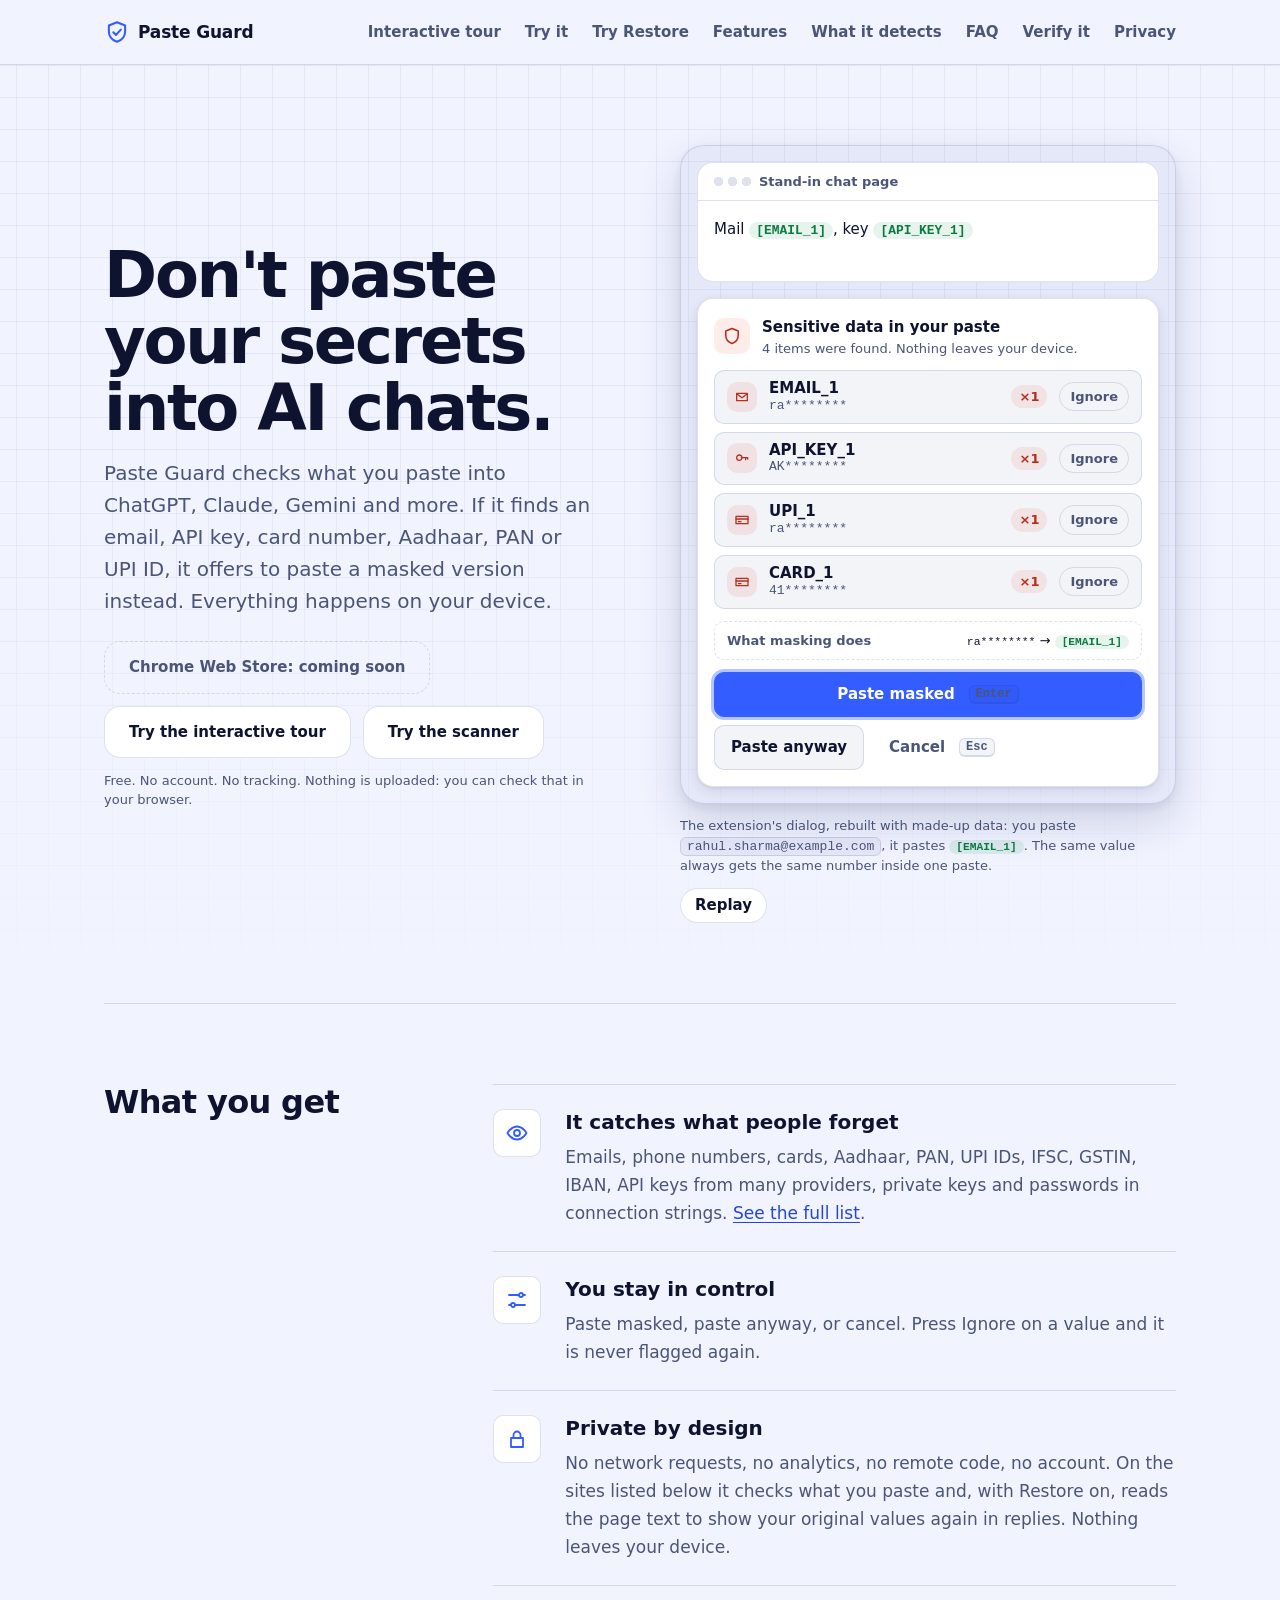
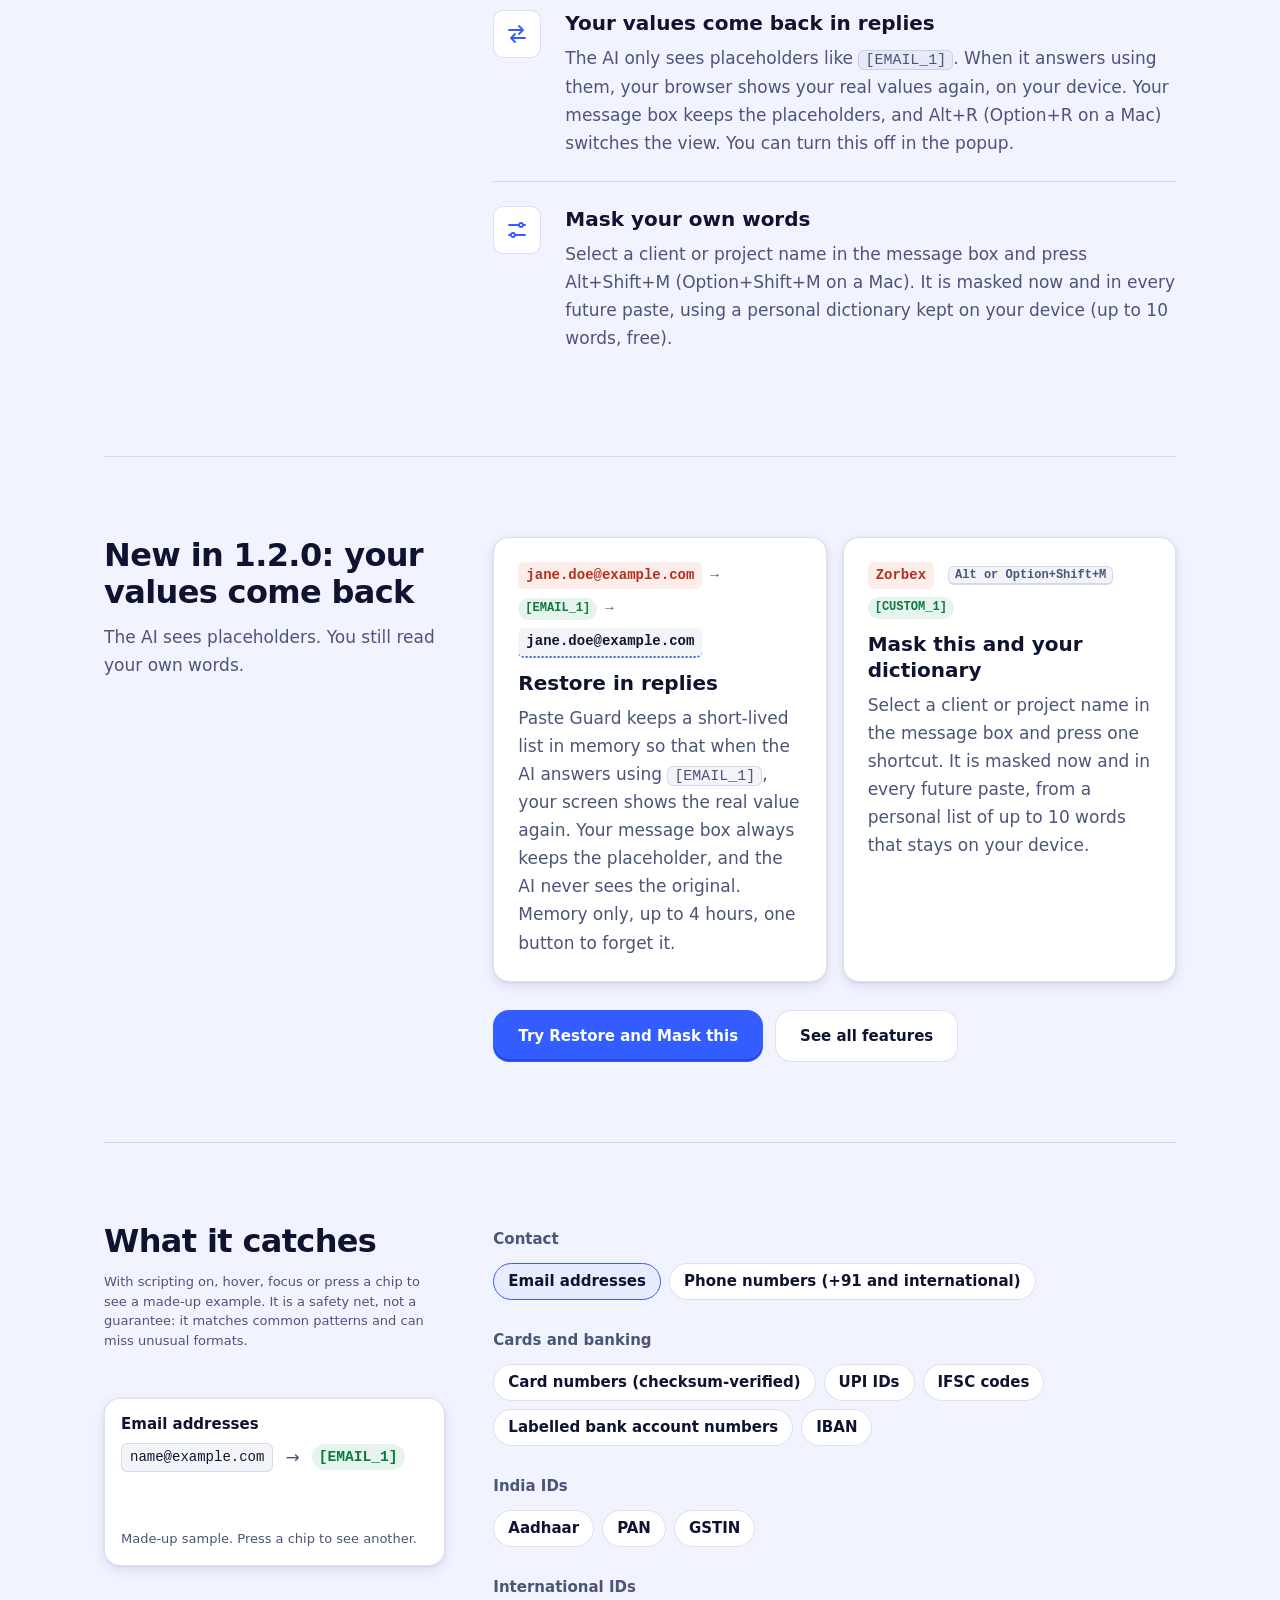
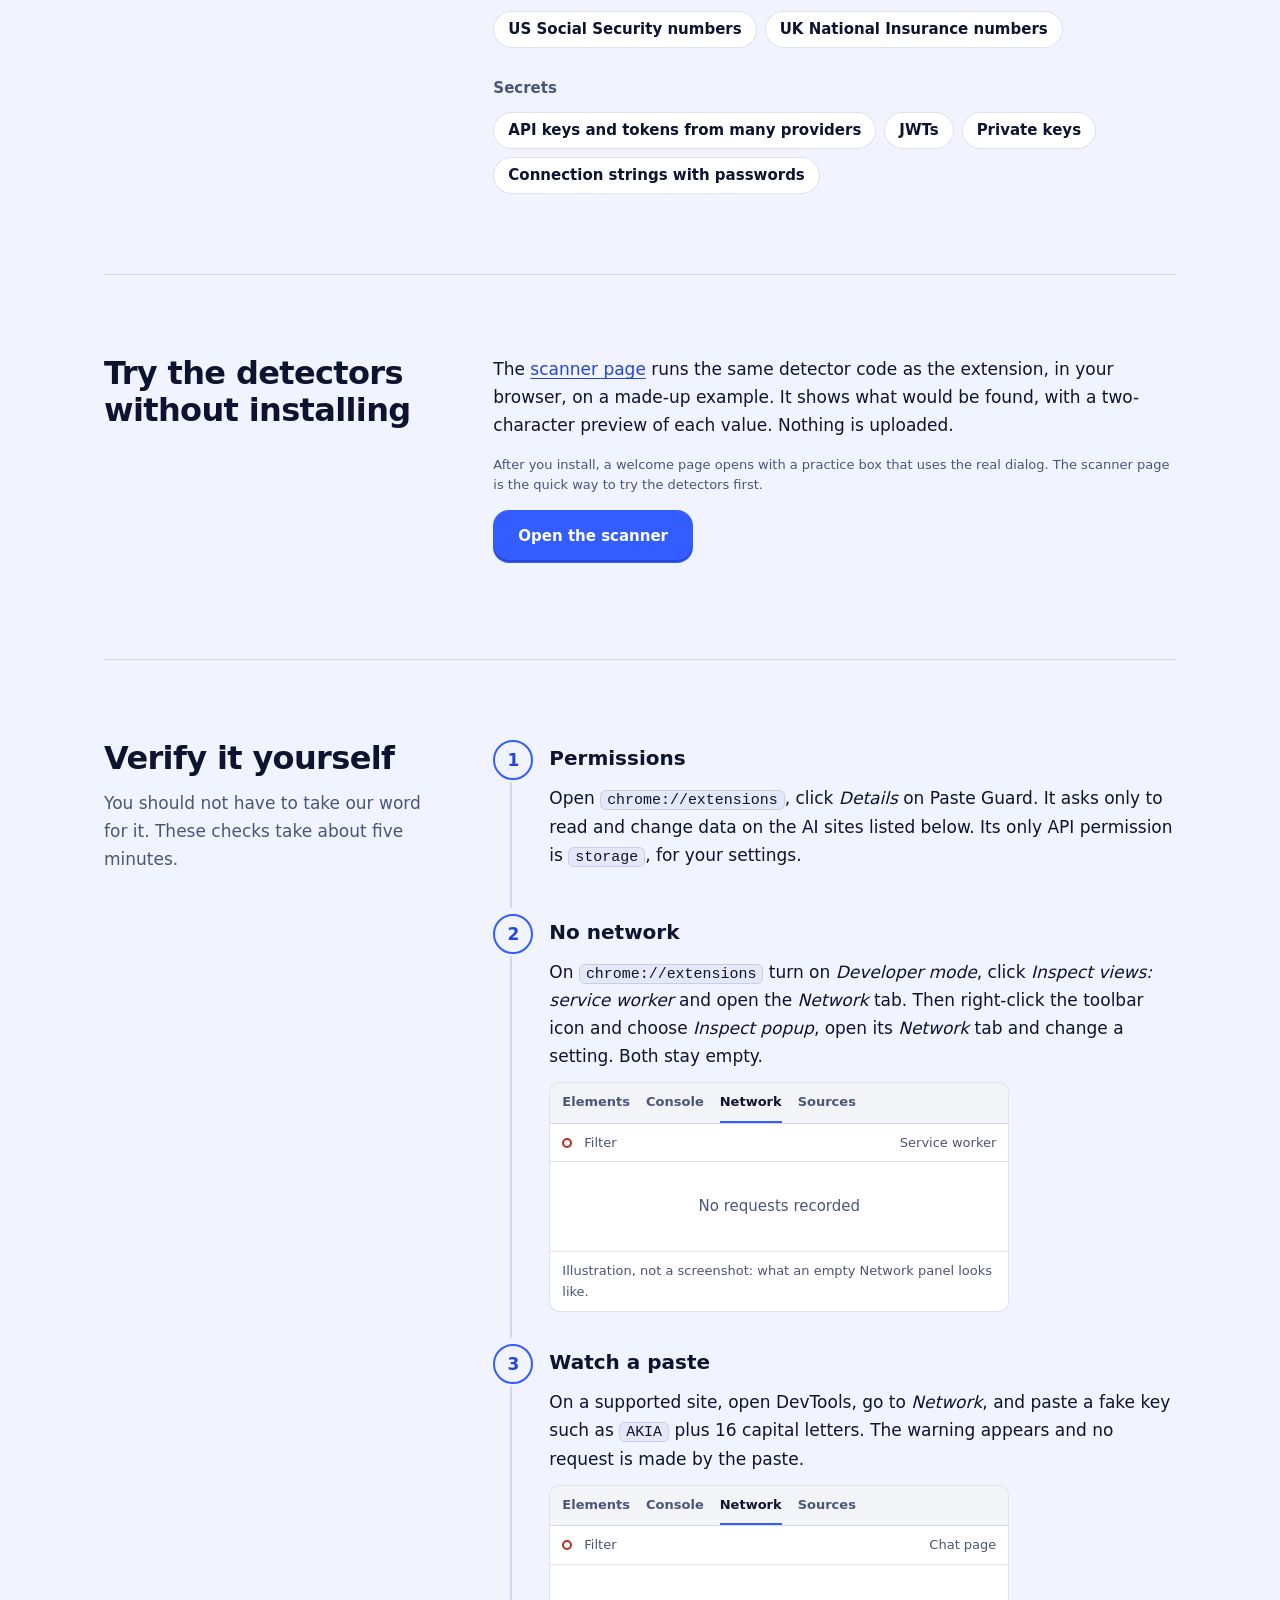
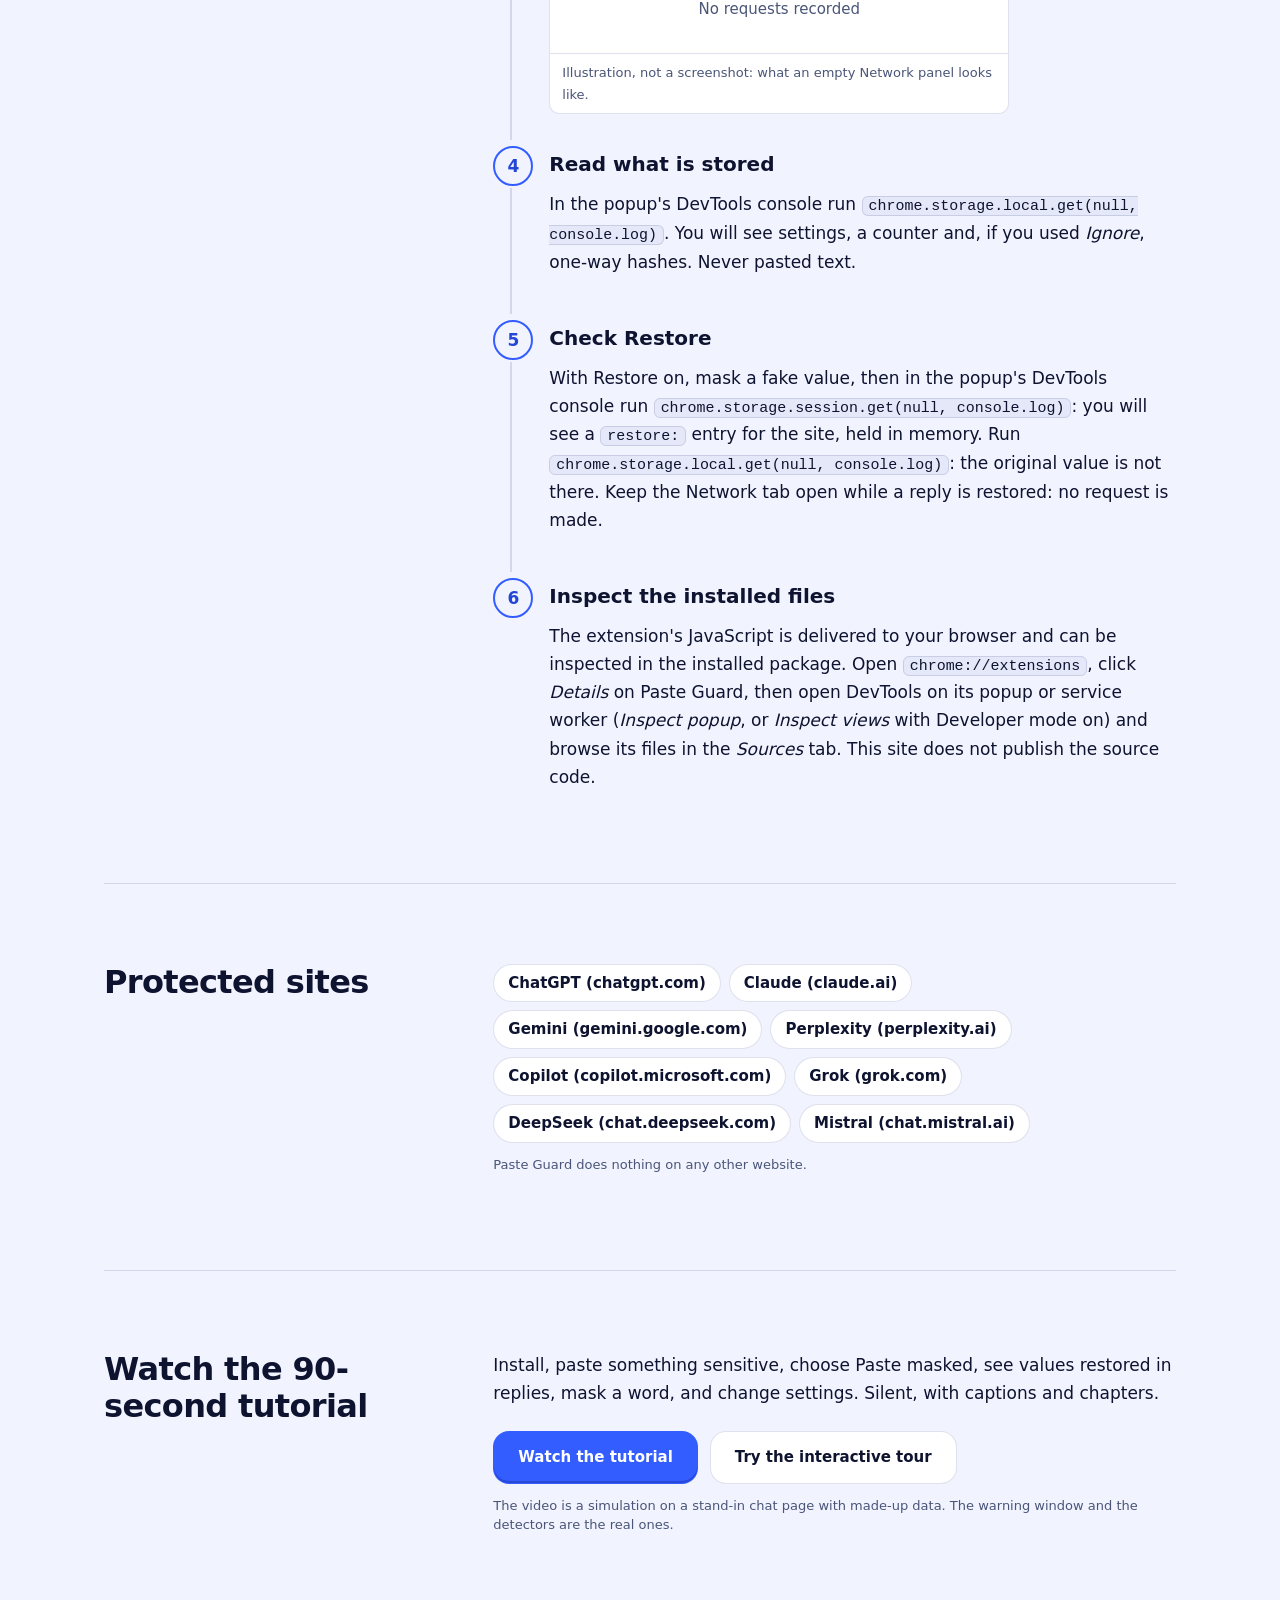
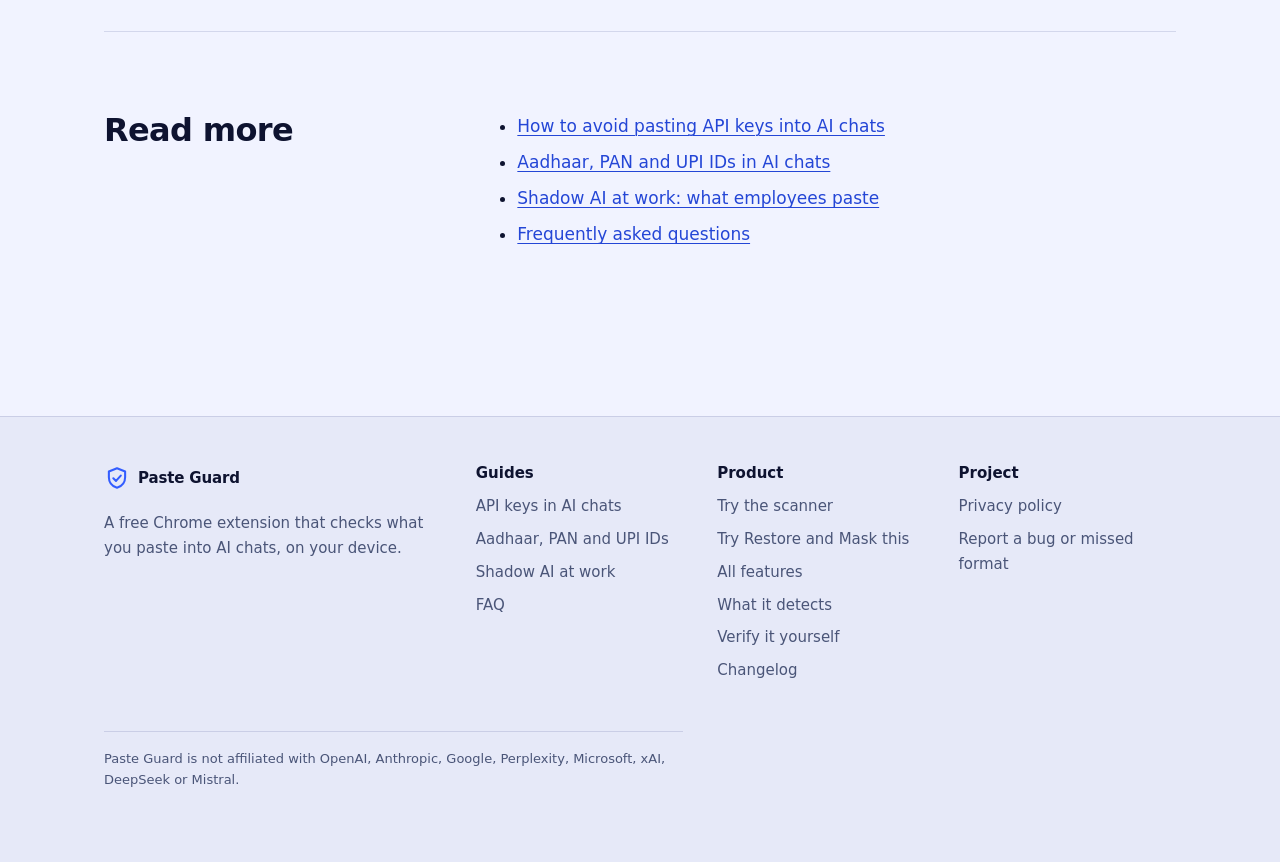
<file: index.html>
<!doctype html>
<html lang="en">
<head>
<meta charset="utf-8">
<meta name="viewport" content="width=device-width, initial-scale=1">
<title>Paste Guard: stop pasting secrets into AI chats</title>
<meta name="description" content="A Chrome extension that checks what you paste into AI chat sites, on your device, and offers to mask emails, API keys, card numbers, Aadhaar, PAN, UPI IDs and more first.">
<link rel="canonical" href="https://RakshitKhajuria.github.io/paste-guard/">
<meta property="og:type" content="website">
<meta property="og:site_name" content="Paste Guard">
<meta property="og:title" content="Paste Guard: stop pasting secrets into AI chats">
<meta property="og:description" content="A Chrome extension that checks what you paste into AI chat sites, on your device, and offers to mask emails, API keys, card numbers, Aadhaar, PAN, UPI IDs and more first.">
<meta property="og:url" content="https://RakshitKhajuria.github.io/paste-guard/">
<meta property="og:image" content="https://RakshitKhajuria.github.io/paste-guard/social-preview.png">
<meta property="og:image:alt" content="Paste Guard: an email and an API key in a paste are replaced with numbered placeholders before they reach an AI chat.">
<meta name="twitter:card" content="summary_large_image">
<meta name="twitter:title" content="Paste Guard: stop pasting secrets into AI chats">
<meta name="twitter:description" content="A Chrome extension that checks what you paste into AI chat sites, on your device, and offers to mask emails, API keys, card numbers, Aadhaar, PAN, UPI IDs and more first.">
<meta name="twitter:image" content="https://RakshitKhajuria.github.io/paste-guard/social-preview.png">
<meta name="theme-color" content="#f1f3ff" media="(prefers-color-scheme: light)">
<meta name="theme-color" content="#0a0d1c" media="(prefers-color-scheme: dark)">
<link rel="icon" type="image/png" href="favicon.png">
<link rel="apple-touch-icon" href="apple-touch-icon.png">
<link rel="stylesheet" href="style.css">

<script defer src="site.js"></script>
</head>
<body>
<a class="skip" href="#main">Skip to content</a>
<header class="site-head">
  <div class="wrap">
    <nav aria-label="Main">
      <a class="brand" href="index.html"><svg class="logo" viewBox="0 0 24 24" fill="none" stroke="currentColor" stroke-width="1.9" stroke-linecap="round" stroke-linejoin="round" aria-hidden="true"><path d="M12 3l7.5 3v5.2c0 4.6-3.1 8.3-7.5 9.8-4.4-1.5-7.5-5.2-7.5-9.8V6L12 3z"/><path d="M8.6 12.2l2.5 2.5 4.4-4.9"/></svg><span>Paste Guard</span></a>
      <ul class="links"><li><a href="tour.html">Interactive tour</a></li><li><a href="try.html">Try it</a></li><li><a href="try-restore.html">Try Restore</a></li><li><a href="features.html">Features</a></li><li><a href="what-it-detects.html">What it detects</a></li><li><a href="faq.html">FAQ</a></li><li><a href="index.html#verify">Verify it</a></li><li><a href="privacy.html">Privacy</a></li></ul>
      <details class="menu">
        <summary>Menu</summary>
        <ul><li><a href="tour.html">Interactive tour</a></li><li><a href="try.html">Try it</a></li><li><a href="try-restore.html">Try Restore</a></li><li><a href="features.html">Features</a></li><li><a href="what-it-detects.html">What it detects</a></li><li><a href="faq.html">FAQ</a></li><li><a href="index.html#verify">Verify it</a></li><li><a href="privacy.html">Privacy</a></li></ul>
      </details>
    </nav>
  </div>
</header>
<main id="main" class="landing">

<section class="hero">
  <div class="wrap hero-grid">
    <div class="hero-copy">
      <h1>Don't paste your secrets into AI&nbsp;chats.</h1>
      <p class="lede">Paste Guard checks what you paste into ChatGPT, Claude, Gemini and more. If it finds an email, API key, card number, Aadhaar, PAN or UPI ID, it offers to paste a masked version instead. Everything happens on your device.</p>
      <p class="actions">
        <span class="btn soon" role="note" data-store="STORE_LINK_HERE">Chrome Web Store: coming soon</span>
        <a class="btn quiet" href="tour.html">Try the interactive tour</a>
        <a class="btn quiet" href="try.html">Try the scanner</a>
      </p>
      <p class="note">Free. No account. No tracking. Nothing is uploaded: you can check that in your browser.</p>
    </div>
    <div class="stage-wrap">
      <figure class="stage" id="stage">
    <div class="stage-in" aria-hidden="true" data-impeccable-ignore="nested-cards">
      <div class="chat">
        <div class="chat-bar"><span class="dots"></span>Stand-in chat page</div>
        <div class="chat-input">
          <p class="in-before">Mail <mark>rahul.sharma@example.com</mark>, key <mark>AKIAIOSFODNN7EXAMPLE</mark></p>
          <p class="in-after">Mail <span class="tag">[EMAIL_1]</span>, key <span class="tag">[API_KEY_1]</span></p>
        </div>
      </div>
      <div class="dlg">
        <div class="dlg-head"><span class="dlg-shield"><svg viewBox="0 0 24 24" fill="none" stroke="currentColor" stroke-width="1.9" stroke-linecap="round" stroke-linejoin="round" aria-hidden="true"><path d="M12 3l7.5 3v5.2c0 4.6-3.1 8.3-7.5 9.8-4.4-1.5-7.5-5.2-7.5-9.8V6L12 3z"/></svg></span><div><strong>Sensitive data in your paste</strong><span>4 items were found. Nothing leaves your device.</span></div></div>
        <ul class="dlg-rows"><li style="--i:0"><span class="dlg-ico"><svg viewBox="0 0 24 24" fill="none" stroke="currentColor" stroke-width="1.9" stroke-linecap="round" stroke-linejoin="round" aria-hidden="true"><path d="M4 6.5h16v11H4z"/><path d="M4.5 7.5l7.5 5.8 7.5-5.8"/></svg></span><span class="dlg-name">EMAIL_1<small>ra********</small></span><span class="dlg-x">×1</span><span class="dlg-ign">Ignore</span></li><li style="--i:1"><span class="dlg-ico"><svg viewBox="0 0 24 24" fill="none" stroke="currentColor" stroke-width="1.9" stroke-linecap="round" stroke-linejoin="round" aria-hidden="true"><path d="M8 15.5a4 4 0 100-8 4 4 0 000 8z"/><path d="M11 11.5h9.5M17.5 11.5v3M20.5 11.5v2"/></svg></span><span class="dlg-name">API_KEY_1<small>AK********</small></span><span class="dlg-x">×1</span><span class="dlg-ign">Ignore</span></li><li style="--i:2"><span class="dlg-ico"><svg viewBox="0 0 24 24" fill="none" stroke="currentColor" stroke-width="1.9" stroke-linecap="round" stroke-linejoin="round" aria-hidden="true"><path d="M3 6.5h18v11H3z"/><path d="M3 10.5h18"/><path d="M6.5 14.5h4"/></svg></span><span class="dlg-name">UPI_1<small>ra********</small></span><span class="dlg-x">×1</span><span class="dlg-ign">Ignore</span></li><li style="--i:3"><span class="dlg-ico"><svg viewBox="0 0 24 24" fill="none" stroke="currentColor" stroke-width="1.9" stroke-linecap="round" stroke-linejoin="round" aria-hidden="true"><path d="M3 6.5h18v11H3z"/><path d="M3 10.5h18"/><path d="M6.5 14.5h4"/></svg></span><span class="dlg-name">CARD_1<small>41********</small></span><span class="dlg-x">×1</span><span class="dlg-ign">Ignore</span></li></ul>
        <div class="dlg-mask"><small>What masking does</small><span><code>ra********</code> → <span class="tag">[EMAIL_1]</span></span></div>
        <div class="dlg-actions"><span class="b primary">Paste masked <kbd>Enter</kbd></span><span class="b">Paste anyway</span><span class="b ghost">Cancel <kbd>Esc</kbd></span></div>
      </div>
    </div>
    <figcaption>The extension's dialog, rebuilt with made-up data: you paste <code>rahul.sharma@example.com</code>, it pastes <span class="tag">[EMAIL_1]</span>. The same value always gets the same number inside one paste.</figcaption>
  </figure>
      <button type="button" class="replay" id="replay" hidden>Replay</button>
    </div>
  </div>
</section>

<div class="wrap">
<section class="sec" aria-labelledby="why">
  <div class="sec-head"><h2 id="why">What you get</h2></div>
  <ul class="sec-body feature">
    <li><span class="f-ico"><svg viewBox="0 0 24 24" fill="none" stroke="currentColor" stroke-width="1.8" stroke-linecap="round" stroke-linejoin="round" aria-hidden="true"><path d="M2.5 12S6 5.5 12 5.5 21.5 12 21.5 12 18 18.5 12 18.5 2.5 12 2.5 12z"/><circle cx="12" cy="12" r="3"/></svg></span><div><h3>It catches what people forget</h3><p>Emails, phone numbers, cards, Aadhaar, PAN, UPI IDs, IFSC, GSTIN, IBAN, API keys from many providers, private keys and passwords in connection strings. <a href="what-it-detects.html">See the full list</a>.</p></div></li>
    <li><span class="f-ico"><svg viewBox="0 0 24 24" fill="none" stroke="currentColor" stroke-width="1.8" stroke-linecap="round" stroke-linejoin="round" aria-hidden="true"><path d="M4 7h10M18 7h2M4 17h2M10 17h10"/><circle cx="16" cy="7" r="2"/><circle cx="8" cy="17" r="2"/></svg></span><div><h3>You stay in control</h3><p>Paste masked, paste anyway, or cancel. Press Ignore on a value and it is never flagged again.</p></div></li>
    <li><span class="f-ico"><svg viewBox="0 0 24 24" fill="none" stroke="currentColor" stroke-width="1.8" stroke-linecap="round" stroke-linejoin="round" aria-hidden="true"><path d="M6 11h12v9H6z"/><path d="M8.5 11V8a3.5 3.5 0 017 0v3"/></svg></span><div><h3>Private by design</h3><p>No network requests, no analytics, no remote code, no account. On the sites listed below it checks what you paste and, with Restore on, reads the page text to show your original values again in replies. Nothing leaves your device.</p></div></li>
    <li><span class="f-ico"><svg viewBox="0 0 24 24" fill="none" stroke="currentColor" stroke-width="1.8" stroke-linecap="round" stroke-linejoin="round" aria-hidden="true"><path d="M4 8h14M14 4l4 4-4 4"/><path d="M20 16H6M10 12l-4 4 4 4"/></svg></span><div><h3>Your values come back in replies</h3><p>The AI only sees placeholders like <code>[EMAIL_1]</code>. When it answers using them, your browser shows your real values again, on your device. Your message box keeps the placeholders, and Alt+R (Option+R on a Mac) switches the view. You can turn this off in the popup.</p></div></li>
    <li><span class="f-ico"><svg viewBox="0 0 24 24" fill="none" stroke="currentColor" stroke-width="1.8" stroke-linecap="round" stroke-linejoin="round" aria-hidden="true"><path d="M4 7h10M18 7h2M4 17h2M10 17h10"/><circle cx="16" cy="7" r="2"/><circle cx="8" cy="17" r="2"/></svg></span><div><h3>Mask your own words</h3><p>Select a client or project name in the message box and press Alt+Shift+M (Option+Shift+M on a Mac). It is masked now and in every future paste, using a personal dictionary kept on your device (up to 10 words, free).</p></div></li>
  </ul>
</section>

<section class="sec new" aria-labelledby="newt">
  <div class="sec-head"><h2 id="newt">New in 1.2.0: your values come back</h2><p>The AI sees placeholders. You still read your own words.</p></div>
  <div class="sec-body new-grid">
    <article class="new-card">
      <p class="new-flow" aria-hidden="true"><span class="flow-a">jane.doe@example.com</span><span class="flow-arrow">→</span><span class="tag">[EMAIL_1]</span><span class="flow-arrow">→</span><span class="flow-b">jane.doe@example.com</span></p>
      <h3>Restore in replies</h3>
      <p>Paste Guard keeps a short-lived list in memory so that when the AI answers using <code>[EMAIL_1]</code>, your screen shows the real value again. Your message box always keeps the placeholder, and the AI never sees the original. Memory only, up to 4 hours, one button to forget it.</p>
    </article>
    <article class="new-card">
      <p class="new-flow" aria-hidden="true"><span class="flow-a">Zorbex</span><kbd>Alt or Option+Shift+M</kbd><span class="tag">[CUSTOM_1]</span></p>
      <h3>Mask this and your dictionary</h3>
      <p>Select a client or project name in the message box and press one shortcut. It is masked now and in every future paste, from a personal list of up to 10 words that stays on your device.</p>
    </article>
    <p class="new-cta"><a class="btn primary" href="try-restore.html">Try Restore and Mask this</a> <a class="btn quiet" href="features.html">See all features</a></p>
  </div>
</section>

<section class="sec catches" aria-labelledby="catches">
  <div class="sec-head"><h2 id="catches">What it catches</h2><p class="note">With scripting on, hover, focus or press a chip to see a made-up example. It is a safety net, not a guarantee: it matches common patterns and can miss unusual formats.</p></div>
  <div class="sec-body chip-groups">
      <div class="chip-group"><h3 id="cg0">Contact</h3>
        <ul class="chips" aria-labelledby="cg0"><li><button type="button" class="chip" aria-pressed="true" data-name="Email addresses" data-sample="name@example.com" data-ph="[EMAIL_1]">Email addresses</button></li><li><button type="button" class="chip" aria-pressed="false" data-name="Phone numbers (+91 and international)" data-sample="+91 98765 43210" data-ph="[PHONE_1]">Phone numbers (+91 and international)</button></li></ul>
      </div>
      <div class="chip-group"><h3 id="cg1">Cards and banking</h3>
        <ul class="chips" aria-labelledby="cg1"><li><button type="button" class="chip" aria-pressed="false" data-name="Card numbers (checksum-verified)" data-sample="4111 1111 1111 1111" data-ph="[CARD_1]">Card numbers (checksum-verified)</button></li><li><button type="button" class="chip" aria-pressed="false" data-name="UPI IDs" data-sample="name@okaxis" data-ph="[UPI_1]">UPI IDs</button></li><li><button type="button" class="chip" aria-pressed="false" data-name="IFSC codes" data-sample="ABCD0123456" data-ph="[IFSC_1]">IFSC codes</button></li><li><button type="button" class="chip" aria-pressed="false" data-name="Labelled bank account numbers" data-sample="a/c no 123456789012" data-ph="[BANK_ACCT_1]">Labelled bank account numbers</button></li><li><button type="button" class="chip" aria-pressed="false" data-name="IBAN" data-sample="GB82 WEST 1234 5698 7654 32" data-ph="[IBAN_1]">IBAN</button></li></ul>
      </div>
      <div class="chip-group"><h3 id="cg2">India IDs</h3>
        <ul class="chips" aria-labelledby="cg2"><li><button type="button" class="chip" aria-pressed="false" data-name="Aadhaar" data-sample="2345 6789 0123" data-ph="[AADHAAR_1]">Aadhaar</button></li><li><button type="button" class="chip" aria-pressed="false" data-name="PAN" data-sample="ABCDE1234F" data-ph="[PAN_1]">PAN</button></li><li><button type="button" class="chip" aria-pressed="false" data-name="GSTIN" data-sample="22AAAAA0000A1ZC" data-ph="[GSTIN_1]">GSTIN</button></li></ul>
      </div>
      <div class="chip-group"><h3 id="cg3">International IDs</h3>
        <ul class="chips" aria-labelledby="cg3"><li><button type="button" class="chip" aria-pressed="false" data-name="US Social Security numbers" data-sample="123-45-6789" data-ph="[SSN_1]">US Social Security numbers</button></li><li><button type="button" class="chip" aria-pressed="false" data-name="UK National Insurance numbers" data-sample="AB 12 34 56 C" data-ph="[NINO_1]">UK National Insurance numbers</button></li></ul>
      </div>
      <div class="chip-group"><h3 id="cg4">Secrets</h3>
        <ul class="chips" aria-labelledby="cg4"><li><button type="button" class="chip" aria-pressed="false" data-name="API keys and tokens from many providers" data-sample="AKIAIOSFODNN7EXAMPLE" data-ph="[API_KEY_1]">API keys and tokens from many providers</button></li><li><button type="button" class="chip" aria-pressed="false" data-name="JWTs" data-sample="eyJhbGciOi….eyJzdWIiOi….abc123…" data-ph="[API_KEY_1]">JWTs</button></li><li><button type="button" class="chip" aria-pressed="false" data-name="Private keys" data-sample="-----BEGIN PRIVATE KEY----- …" data-ph="[API_KEY_1]">Private keys</button></li><li><button type="button" class="chip" aria-pressed="false" data-name="Connection strings with passwords" data-sample="postgres://user:pa55w0rd@db.example.com/app" data-ph="[API_KEY_1]">Connection strings with passwords</button></li></ul>
      </div>
  </div>
  <div class="preview" id="preview" role="group" aria-label="Example of a masked value" hidden>
    <div class="pv-body" aria-live="polite" aria-atomic="true"><p class="pv-name">Email addresses</p><p class="pv-row"><code class="pv-sample">name@example.com</code><span class="pv-arrow" aria-hidden="true">→</span><span class="tag">[EMAIL_1]</span></p></div>
    <p class="pv-hint">Made-up sample. Press a chip to see another.</p>
  </div>
</section>

<section class="sec" aria-labelledby="tryit">
  <div class="sec-head"><h2 id="tryit">Try the detectors without installing</h2></div>
  <div class="sec-body">
    <p>The <a href="try.html">scanner page</a> runs the same detector code as the extension, in your browser, on a made-up example. It shows what would be found, with a two-character preview of each value. Nothing is uploaded.</p>
    <p class="note">After you install, a welcome page opens with a practice box that uses the real dialog. The scanner page is the quick way to try the detectors first.</p>
    <p><a class="btn primary" href="try.html">Open the scanner</a></p>
  </div>
</section>

<section class="sec verify" id="verify" aria-labelledby="vt">
  <div class="sec-head"><h2 id="vt">Verify it yourself</h2><p>You should not have to take our word for it. These checks take about five minutes.</p></div>
  <ol class="sec-body steps">
    <li><h3>Permissions</h3><p>Open <code>chrome://extensions</code>, click <em>Details</em> on Paste Guard. It asks only to read and change data on the AI sites listed below. Its only API permission is <code>storage</code>, for your settings.</p></li>
    <li><h3>No network</h3><p>On <code>chrome://extensions</code> turn on <em>Developer mode</em>, click <em>Inspect views: service worker</em> and open the <em>Network</em> tab. Then right-click the toolbar icon and choose <em>Inspect popup</em>, open its <em>Network</em> tab and change a setting. Both stay empty.</p><figure class="mock" role="group" aria-label="Illustration of an empty Network panel">
  <div class="mock-tabs" aria-hidden="true"><span>Elements</span><span>Console</span><span class="on">Network</span><span>Sources</span></div>
  <div class="mock-bar" aria-hidden="true"><span class="rec"></span><span>Filter</span><span class="grow"></span><span>Service worker</span></div>
  <div class="mock-empty" aria-hidden="true">No requests recorded</div>
  <figcaption>Illustration, not a screenshot: what an empty Network panel looks like.</figcaption>
</figure></li>
    <li><h3>Watch a paste</h3><p>On a supported site, open DevTools, go to <em>Network</em>, and paste a fake key such as <code>AKIA</code> plus 16 capital letters. The warning appears and no request is made by the paste.</p><figure class="mock" role="group" aria-label="Illustration of an empty Network panel">
  <div class="mock-tabs" aria-hidden="true"><span>Elements</span><span>Console</span><span class="on">Network</span><span>Sources</span></div>
  <div class="mock-bar" aria-hidden="true"><span class="rec"></span><span>Filter</span><span class="grow"></span><span>Chat page</span></div>
  <div class="mock-empty" aria-hidden="true">No requests recorded</div>
  <figcaption>Illustration, not a screenshot: what an empty Network panel looks like.</figcaption>
</figure></li>
    <li><h3>Read what is stored</h3><p>In the popup's DevTools console run <code>chrome.storage.local.get(null, console.log)</code>. You will see settings, a counter and, if you used <em>Ignore</em>, one-way hashes. Never pasted text.</p></li>
    <li><h3>Check Restore</h3><p>With Restore on, mask a fake value, then in the popup's DevTools console run <code>chrome.storage.session.get(null, console.log)</code>: you will see a <code>restore:</code> entry for the site, held in memory. Run <code>chrome.storage.local.get(null, console.log)</code>: the original value is not there. Keep the Network tab open while a reply is restored: no request is made.</p></li>
    <li><h3>Inspect the installed files</h3><p>The extension's JavaScript is delivered to your browser and can be inspected in the installed package. Open <code>chrome://extensions</code>, click <em>Details</em> on Paste Guard, then open DevTools on its popup or service worker (<em>Inspect popup</em>, or <em>Inspect views</em> with Developer mode on) and browse its files in the <em>Sources</em> tab. This site does not publish the source code.</p></li>
  </ol>
</section>

<section class="sec" id="sites" aria-labelledby="st">
  <div class="sec-head"><h2 id="st">Protected sites</h2></div>
  <div class="sec-body">
    <ul class="sites">
      <li>ChatGPT (chatgpt.com)</li><li>Claude (claude.ai)</li><li>Gemini (gemini.google.com)</li><li>Perplexity (perplexity.ai)</li>
      <li>Copilot (copilot.microsoft.com)</li><li>Grok (grok.com)</li><li>DeepSeek (chat.deepseek.com)</li><li>Mistral (chat.mistral.ai)</li>
    </ul>
    <p class="note">Paste Guard does nothing on any other website.</p>
  </div>
</section>

<section class="sec" aria-labelledby="watch">
  <div class="sec-head"><h2 id="watch">Watch the 90-second tutorial</h2></div>
  <div class="sec-body">
    <p>Install, paste something sensitive, choose Paste masked, see values restored in replies, mask a word, and change settings. Silent, with captions and chapters.</p>
    <p class="actions"><a class="btn primary" href="how-to.html">Watch the tutorial</a> <a class="btn quiet" href="tour.html">Try the interactive tour</a></p>
    <p class="note">The video is a simulation on a stand-in chat page with made-up data. The warning window and the detectors are the real ones.</p>
  </div>
</section>

<section class="sec" aria-labelledby="learn">
  <div class="sec-head"><h2 id="learn">Read more</h2></div>
  <ul class="sec-body plain">
    <li><a href="how-to-avoid-pasting-api-keys-into-ai-chats.html">How to avoid pasting API keys into AI chats</a></li>
    <li><a href="aadhaar-pan-upi-in-ai-chats.html">Aadhaar, PAN and UPI IDs in AI chats</a></li>
    <li><a href="shadow-ai-at-work.html">Shadow AI at work: what employees paste</a></li>
    <li><a href="faq.html">Frequently asked questions</a></li>
  </ul>
</section>
</div>
</main>
<footer class="site-foot">
  <div class="wrap">
    <div class="foot-grid">
      <div class="foot-brand"><a class="brand" href="index.html"><svg class="logo" viewBox="0 0 24 24" fill="none" stroke="currentColor" stroke-width="1.9" stroke-linecap="round" stroke-linejoin="round" aria-hidden="true"><path d="M12 3l7.5 3v5.2c0 4.6-3.1 8.3-7.5 9.8-4.4-1.5-7.5-5.2-7.5-9.8V6L12 3z"/><path d="M8.6 12.2l2.5 2.5 4.4-4.9"/></svg><span>Paste Guard</span></a><p>A free Chrome extension that checks what you paste into AI chats, on your device.</p></div>
      <nav aria-label="Guides"><h2>Guides</h2><ul><li><a href="how-to-avoid-pasting-api-keys-into-ai-chats.html">API keys in AI chats</a></li><li><a href="aadhaar-pan-upi-in-ai-chats.html">Aadhaar, PAN and UPI IDs</a></li><li><a href="shadow-ai-at-work.html">Shadow AI at work</a></li><li><a href="faq.html">FAQ</a></li></ul></nav>
      <nav aria-label="Product"><h2>Product</h2><ul><li><a href="try.html">Try the scanner</a></li><li><a href="try-restore.html">Try Restore and Mask this</a></li><li><a href="features.html">All features</a></li><li><a href="what-it-detects.html">What it detects</a></li><li><a href="index.html#verify">Verify it yourself</a></li><li><a href="changelog.html">Changelog</a></li></ul></nav>
      <nav aria-label="Project"><h2>Project</h2><ul><li><a href="privacy.html">Privacy policy</a></li><li><a href="mailto:rkhajuira12345@gmail.com">Report a bug or missed format</a></li></ul></nav>
    </div>
    <p class="fine">Paste Guard is not affiliated with OpenAI, Anthropic, Google, Perplexity, Microsoft, xAI, DeepSeek or Mistral.</p>
  </div>
</footer>
</body>
</html>
</file>
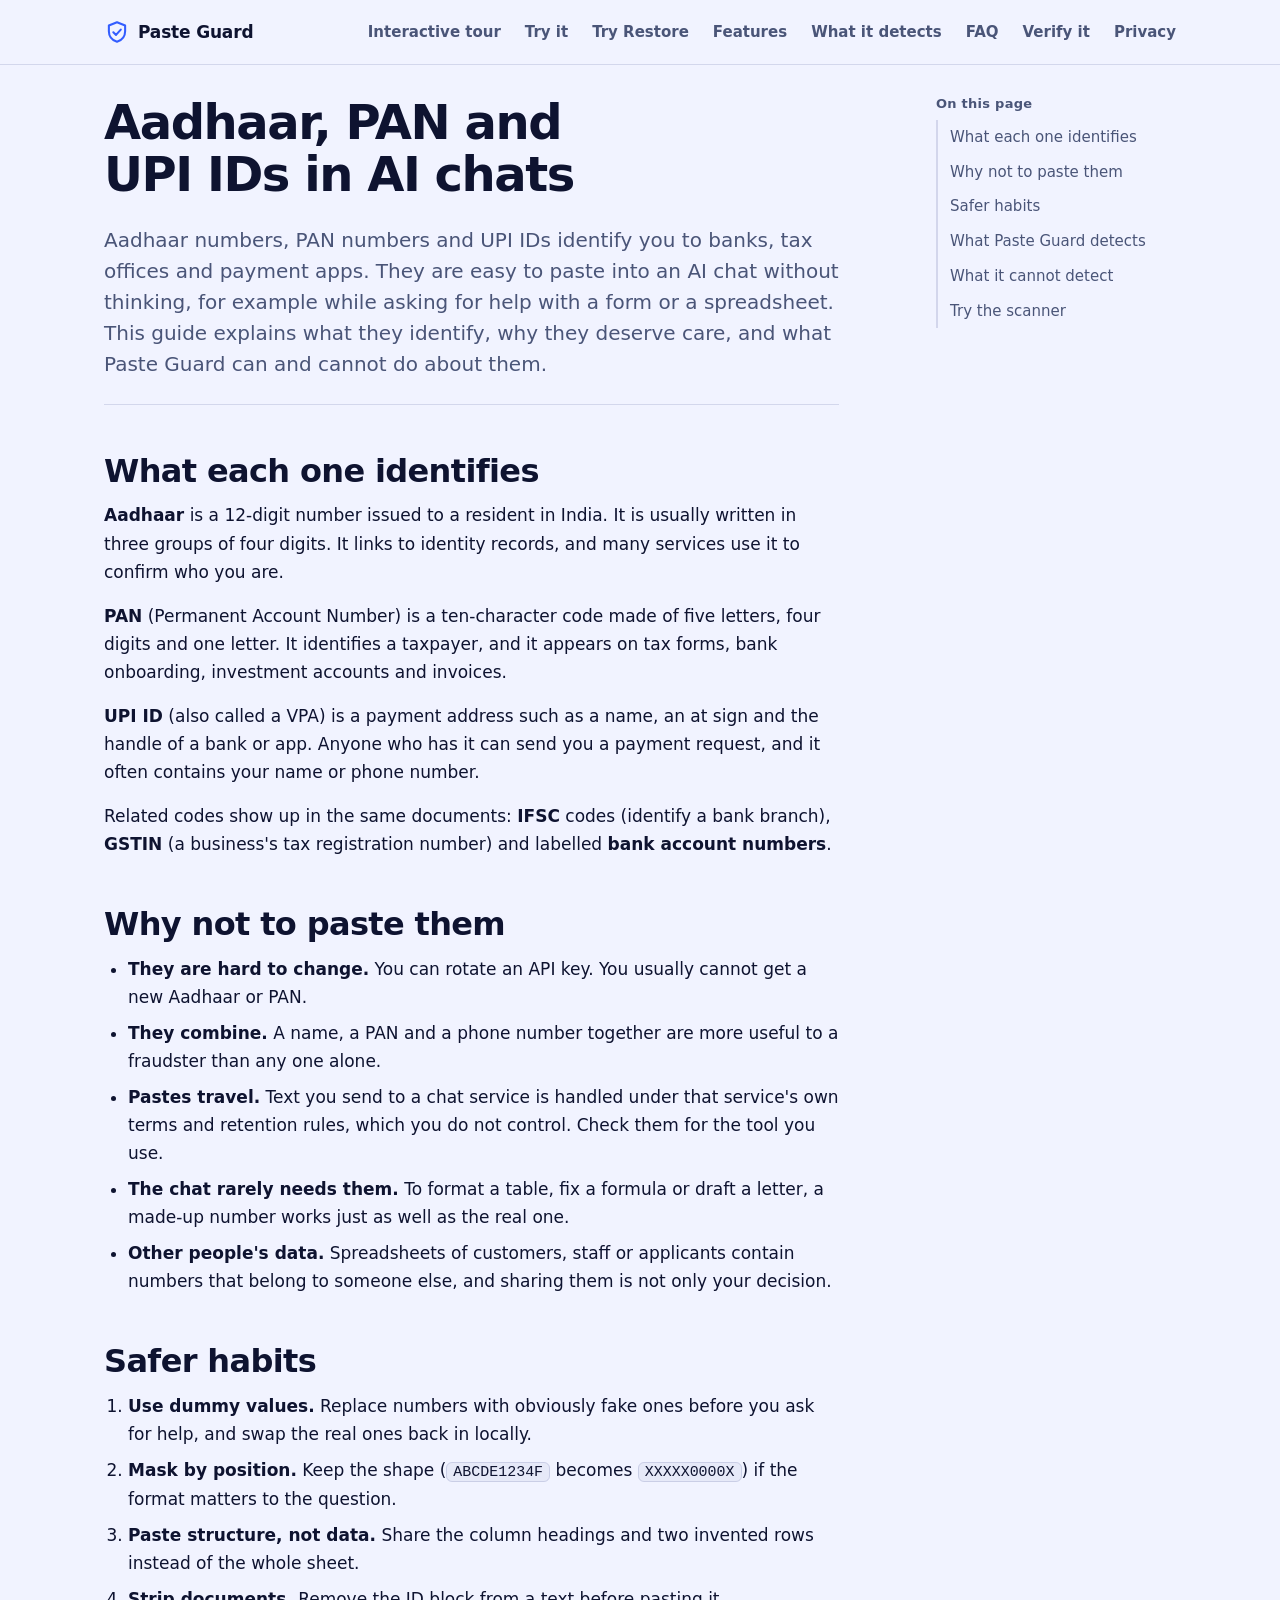
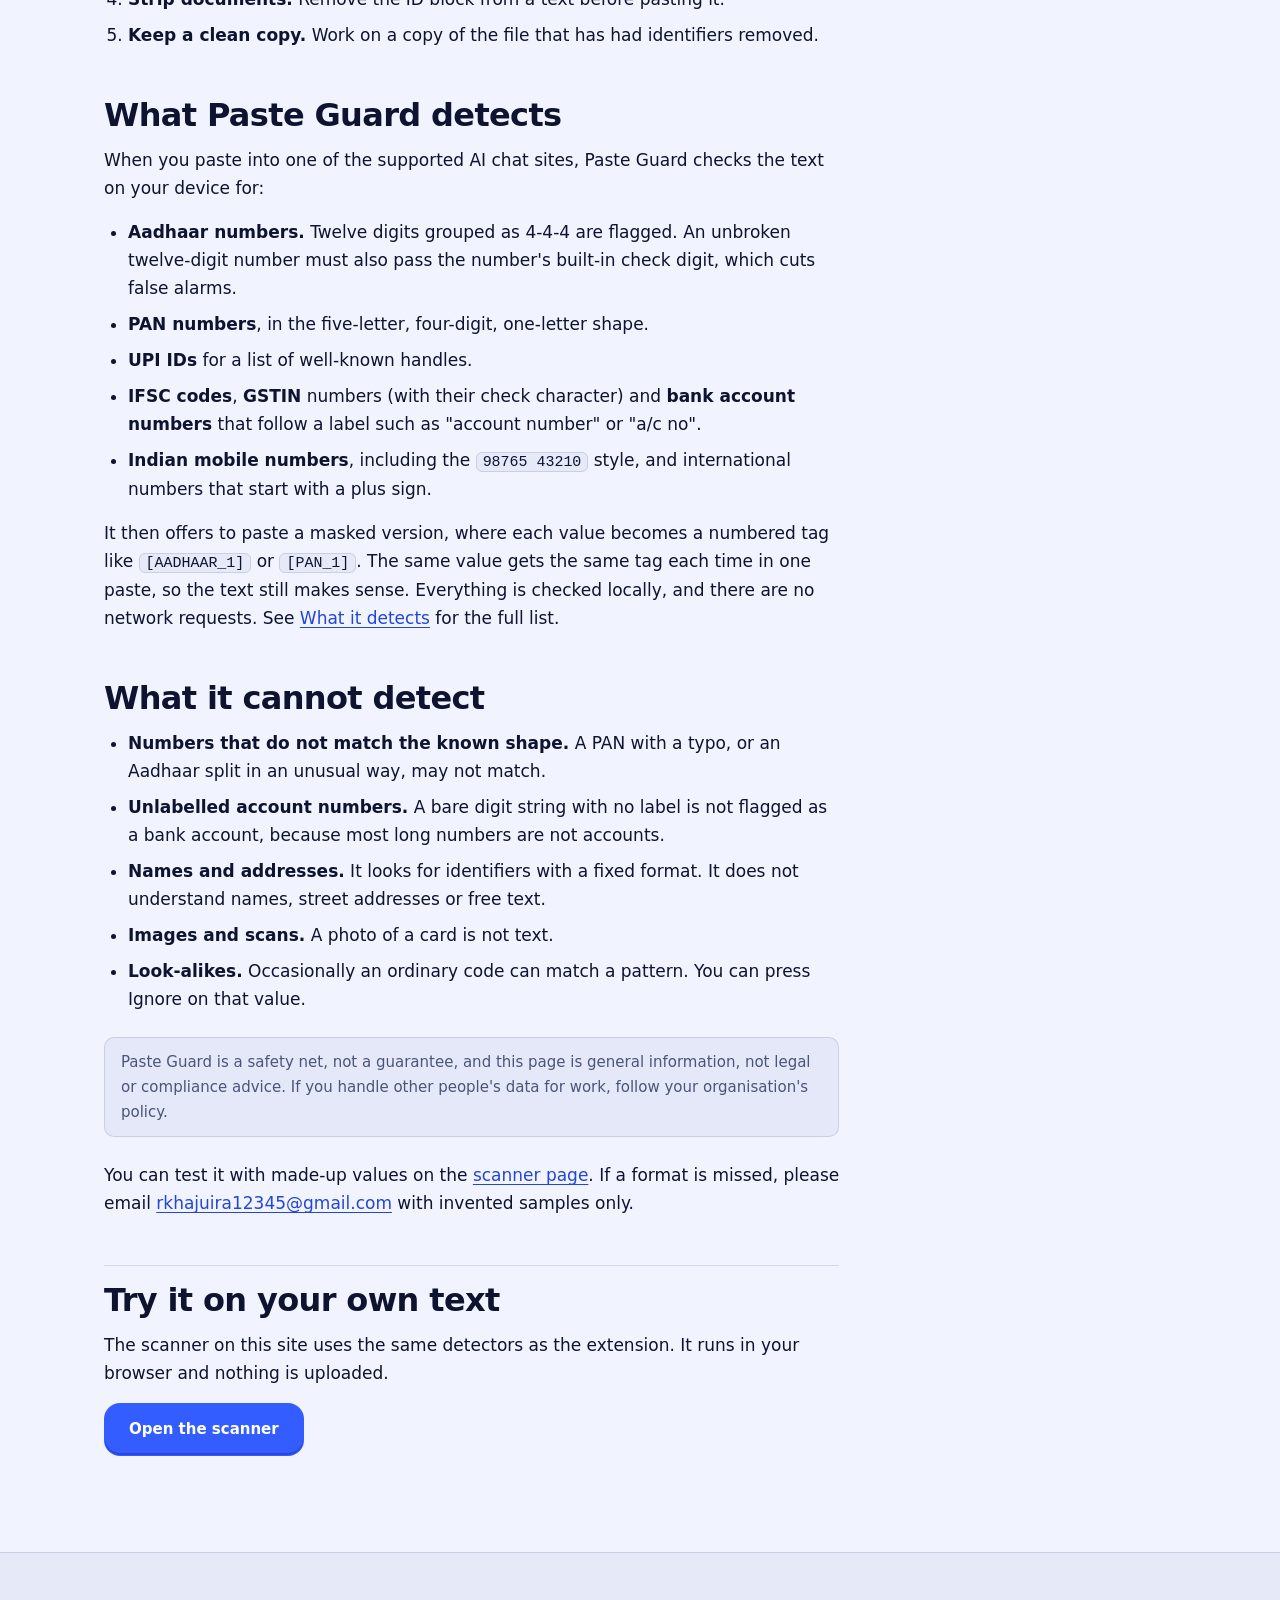
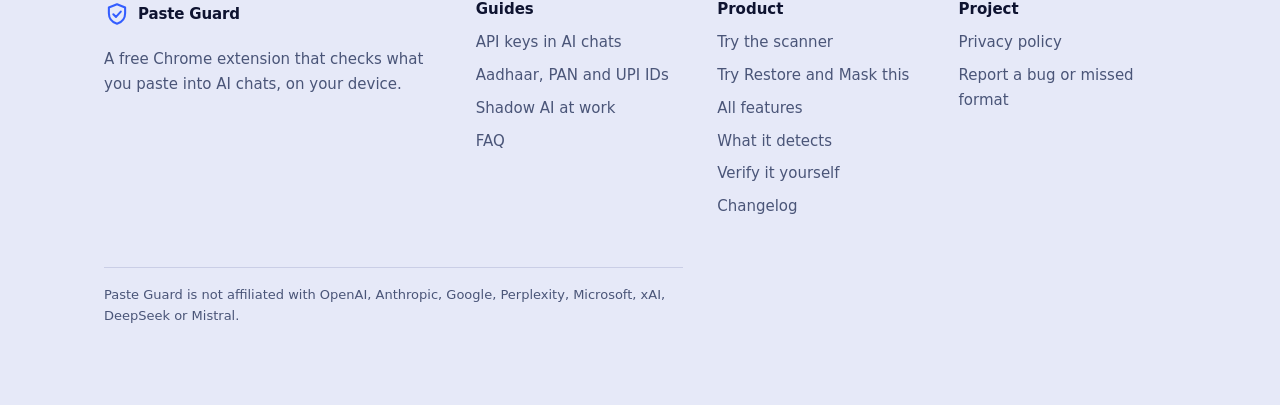
<file: aadhaar-pan-upi-in-ai-chats.html>
<!doctype html>
<html lang="en">
<head>
<meta charset="utf-8">
<meta name="viewport" content="width=device-width, initial-scale=1">
<title>Aadhaar, PAN and UPI IDs in AI chats | Paste Guard</title>
<meta name="description" content="What Aadhaar, PAN and UPI IDs identify, why not to paste them into AI chats, safer habits, and what Paste Guard can and cannot detect.">
<link rel="canonical" href="https://RakshitKhajuria.github.io/paste-guard/aadhaar-pan-upi-in-ai-chats.html">
<meta property="og:type" content="website">
<meta property="og:site_name" content="Paste Guard">
<meta property="og:title" content="Aadhaar, PAN and UPI IDs in AI chats | Paste Guard">
<meta property="og:description" content="What Aadhaar, PAN and UPI IDs identify, why not to paste them into AI chats, safer habits, and what Paste Guard can and cannot detect.">
<meta property="og:url" content="https://RakshitKhajuria.github.io/paste-guard/aadhaar-pan-upi-in-ai-chats.html">
<meta property="og:image" content="https://RakshitKhajuria.github.io/paste-guard/social-preview.png">
<meta property="og:image:alt" content="Paste Guard: an email and an API key in a paste are replaced with numbered placeholders before they reach an AI chat.">
<meta name="twitter:card" content="summary_large_image">
<meta name="twitter:title" content="Aadhaar, PAN and UPI IDs in AI chats | Paste Guard">
<meta name="twitter:description" content="What Aadhaar, PAN and UPI IDs identify, why not to paste them into AI chats, safer habits, and what Paste Guard can and cannot detect.">
<meta name="twitter:image" content="https://RakshitKhajuria.github.io/paste-guard/social-preview.png">
<meta name="theme-color" content="#f1f3ff" media="(prefers-color-scheme: light)">
<meta name="theme-color" content="#0a0d1c" media="(prefers-color-scheme: dark)">
<link rel="icon" type="image/png" href="favicon.png">
<link rel="apple-touch-icon" href="apple-touch-icon.png">
<link rel="stylesheet" href="style.css">


</head>
<body>
<a class="skip" href="#main">Skip to content</a>
<div class="progress" aria-hidden="true"></div>
<header class="site-head">
  <div class="wrap">
    <nav aria-label="Main">
      <a class="brand" href="index.html"><svg class="logo" viewBox="0 0 24 24" fill="none" stroke="currentColor" stroke-width="1.9" stroke-linecap="round" stroke-linejoin="round" aria-hidden="true"><path d="M12 3l7.5 3v5.2c0 4.6-3.1 8.3-7.5 9.8-4.4-1.5-7.5-5.2-7.5-9.8V6L12 3z"/><path d="M8.6 12.2l2.5 2.5 4.4-4.9"/></svg><span>Paste Guard</span></a>
      <ul class="links"><li><a href="tour.html">Interactive tour</a></li><li><a href="try.html">Try it</a></li><li><a href="try-restore.html">Try Restore</a></li><li><a href="features.html">Features</a></li><li><a href="what-it-detects.html">What it detects</a></li><li><a href="faq.html">FAQ</a></li><li><a href="index.html#verify">Verify it</a></li><li><a href="privacy.html">Privacy</a></li></ul>
      <details class="menu">
        <summary>Menu</summary>
        <ul><li><a href="tour.html">Interactive tour</a></li><li><a href="try.html">Try it</a></li><li><a href="try-restore.html">Try Restore</a></li><li><a href="features.html">Features</a></li><li><a href="what-it-detects.html">What it detects</a></li><li><a href="faq.html">FAQ</a></li><li><a href="index.html#verify">Verify it</a></li><li><a href="privacy.html">Privacy</a></li></ul>
      </details>
    </nav>
  </div>
</header>
<main id="main" class="reading">
<div class="wrap read-grid">
<nav class="toc" aria-label="On this page"><h2 id="on-this-page">On this page</h2><ol><li><a href="#what-each-one-identifies">What each one identifies</a></li><li><a href="#why-not-to-paste-them">Why not to paste them</a></li><li><a href="#safer-habits">Safer habits</a></li><li><a href="#what-paste-guard-detects">What Paste Guard detects</a></li><li><a href="#what-it-cannot-detect">What it cannot detect</a></li><li><a href="#try">Try the scanner</a></li></ol></nav>
<article class="read">
<h1>Aadhaar, PAN and UPI IDs in AI chats</h1>
<p class="summary">Aadhaar numbers, PAN numbers and UPI IDs identify you to banks, tax offices and payment apps. They are easy to paste into an AI chat without thinking, for example while asking for help with a form or a spreadsheet. This guide explains what they identify, why they deserve care, and what Paste Guard can and cannot do about them.</p>
<h2 id="what-each-one-identifies">What each one identifies</h2>
<p><strong>Aadhaar</strong> is a 12-digit number issued to a resident in India. It is usually written in three groups of four digits. It links to identity records, and many services use it to confirm who you are.</p>
<p><strong>PAN</strong> (Permanent Account Number) is a ten-character code made of five letters, four digits and one letter. It identifies a taxpayer, and it appears on tax forms, bank onboarding, investment accounts and invoices.</p>
<p><strong>UPI ID</strong> (also called a VPA) is a payment address such as a name, an at sign and the handle of a bank or app. Anyone who has it can send you a payment request, and it often contains your name or phone number.</p>
<p>Related codes show up in the same documents: <strong>IFSC</strong> codes (identify a bank branch), <strong>GSTIN</strong> (a business's tax registration number) and labelled <strong>bank account numbers</strong>.</p>
<h2 id="why-not-to-paste-them">Why not to paste them</h2>
<ul><li><strong>They are hard to change.</strong> You can rotate an API key. You usually cannot get a new Aadhaar or PAN.</li><li><strong>They combine.</strong> A name, a PAN and a phone number together are more useful to a fraudster than any one alone.</li><li><strong>Pastes travel.</strong> Text you send to a chat service is handled under that service's own terms and retention rules, which you do not control. Check them for the tool you use.</li><li><strong>The chat rarely needs them.</strong> To format a table, fix a formula or draft a letter, a made-up number works just as well as the real one.</li><li><strong>Other people's data.</strong> Spreadsheets of customers, staff or applicants contain numbers that belong to someone else, and sharing them is not only your decision.</li></ul>
<h2 id="safer-habits">Safer habits</h2>
<ol><li><strong>Use dummy values.</strong> Replace numbers with obviously fake ones before you ask for help, and swap the real ones back in locally.</li><li><strong>Mask by position.</strong> Keep the shape (<code>ABCDE1234F</code> becomes <code>XXXXX0000X</code>) if the format matters to the question.</li><li><strong>Paste structure, not data.</strong> Share the column headings and two invented rows instead of the whole sheet.</li><li><strong>Strip documents.</strong> Remove the ID block from a text before pasting it.</li><li><strong>Keep a clean copy.</strong> Work on a copy of the file that has had identifiers removed.</li></ol>
<h2 id="what-paste-guard-detects">What Paste Guard detects</h2>
<p>When you paste into one of the supported AI chat sites, Paste Guard checks the text on your device for:</p>
<ul><li><strong>Aadhaar numbers.</strong> Twelve digits grouped as 4-4-4 are flagged. An unbroken twelve-digit number must also pass the number's built-in check digit, which cuts false alarms.</li><li><strong>PAN numbers</strong>, in the five-letter, four-digit, one-letter shape.</li><li><strong>UPI IDs</strong> for a list of well-known handles.</li><li><strong>IFSC codes</strong>, <strong>GSTIN</strong> numbers (with their check character) and <strong>bank account numbers</strong> that follow a label such as &quot;account number&quot; or &quot;a/c no&quot;.</li><li><strong>Indian mobile numbers</strong>, including the <code>98765 43210</code> style, and international numbers that start with a plus sign.</li></ul>
<p>It then offers to paste a masked version, where each value becomes a numbered tag like <code>[AADHAAR_1]</code> or <code>[PAN_1]</code>. The same value gets the same tag each time in one paste, so the text still makes sense. Everything is checked locally, and there are no network requests. See <a href="what-it-detects.html">What it detects</a> for the full list.</p>
<h2 id="what-it-cannot-detect">What it cannot detect</h2>
<ul><li><strong>Numbers that do not match the known shape.</strong> A PAN with a typo, or an Aadhaar split in an unusual way, may not match.</li><li><strong>Unlabelled account numbers.</strong> A bare digit string with no label is not flagged as a bank account, because most long numbers are not accounts.</li><li><strong>Names and addresses.</strong> It looks for identifiers with a fixed format. It does not understand names, street addresses or free text.</li><li><strong>Images and scans.</strong> A photo of a card is not text.</li><li><strong>Look-alikes.</strong> Occasionally an ordinary code can match a pattern. You can press Ignore on that value.</li></ul>
<aside class="note-box">Paste Guard is a safety net, not a guarantee, and this page is general information, not legal or compliance advice. If you handle other people's data for work, follow your organisation's policy.</aside>
<p>You can test it with made-up values on the <a href="try.html">scanner page</a>. If a format is missed, please email <a href="mailto:rkhajuira12345@gmail.com">rkhajuira12345@gmail.com</a> with invented samples only.</p>

<aside class="cta-box"><h2 id="try">Try it on your own text</h2><p>The scanner on this site uses the same detectors as the extension. It runs in your browser and nothing is uploaded.</p><p><a class="btn primary" href="try.html">Open the scanner</a></p></aside>
</article>
</div>
</main>
<footer class="site-foot">
  <div class="wrap">
    <div class="foot-grid">
      <div class="foot-brand"><a class="brand" href="index.html"><svg class="logo" viewBox="0 0 24 24" fill="none" stroke="currentColor" stroke-width="1.9" stroke-linecap="round" stroke-linejoin="round" aria-hidden="true"><path d="M12 3l7.5 3v5.2c0 4.6-3.1 8.3-7.5 9.8-4.4-1.5-7.5-5.2-7.5-9.8V6L12 3z"/><path d="M8.6 12.2l2.5 2.5 4.4-4.9"/></svg><span>Paste Guard</span></a><p>A free Chrome extension that checks what you paste into AI chats, on your device.</p></div>
      <nav aria-label="Guides"><h2>Guides</h2><ul><li><a href="how-to-avoid-pasting-api-keys-into-ai-chats.html">API keys in AI chats</a></li><li><a href="aadhaar-pan-upi-in-ai-chats.html">Aadhaar, PAN and UPI IDs</a></li><li><a href="shadow-ai-at-work.html">Shadow AI at work</a></li><li><a href="faq.html">FAQ</a></li></ul></nav>
      <nav aria-label="Product"><h2>Product</h2><ul><li><a href="try.html">Try the scanner</a></li><li><a href="try-restore.html">Try Restore and Mask this</a></li><li><a href="features.html">All features</a></li><li><a href="what-it-detects.html">What it detects</a></li><li><a href="index.html#verify">Verify it yourself</a></li><li><a href="changelog.html">Changelog</a></li></ul></nav>
      <nav aria-label="Project"><h2>Project</h2><ul><li><a href="privacy.html">Privacy policy</a></li><li><a href="mailto:rkhajuira12345@gmail.com">Report a bug or missed format</a></li></ul></nav>
    </div>
    <p class="fine">Paste Guard is not affiliated with OpenAI, Anthropic, Google, Perplexity, Microsoft, xAI, DeepSeek or Mistral.</p>
  </div>
</footer>
</body>
</html>
</file>
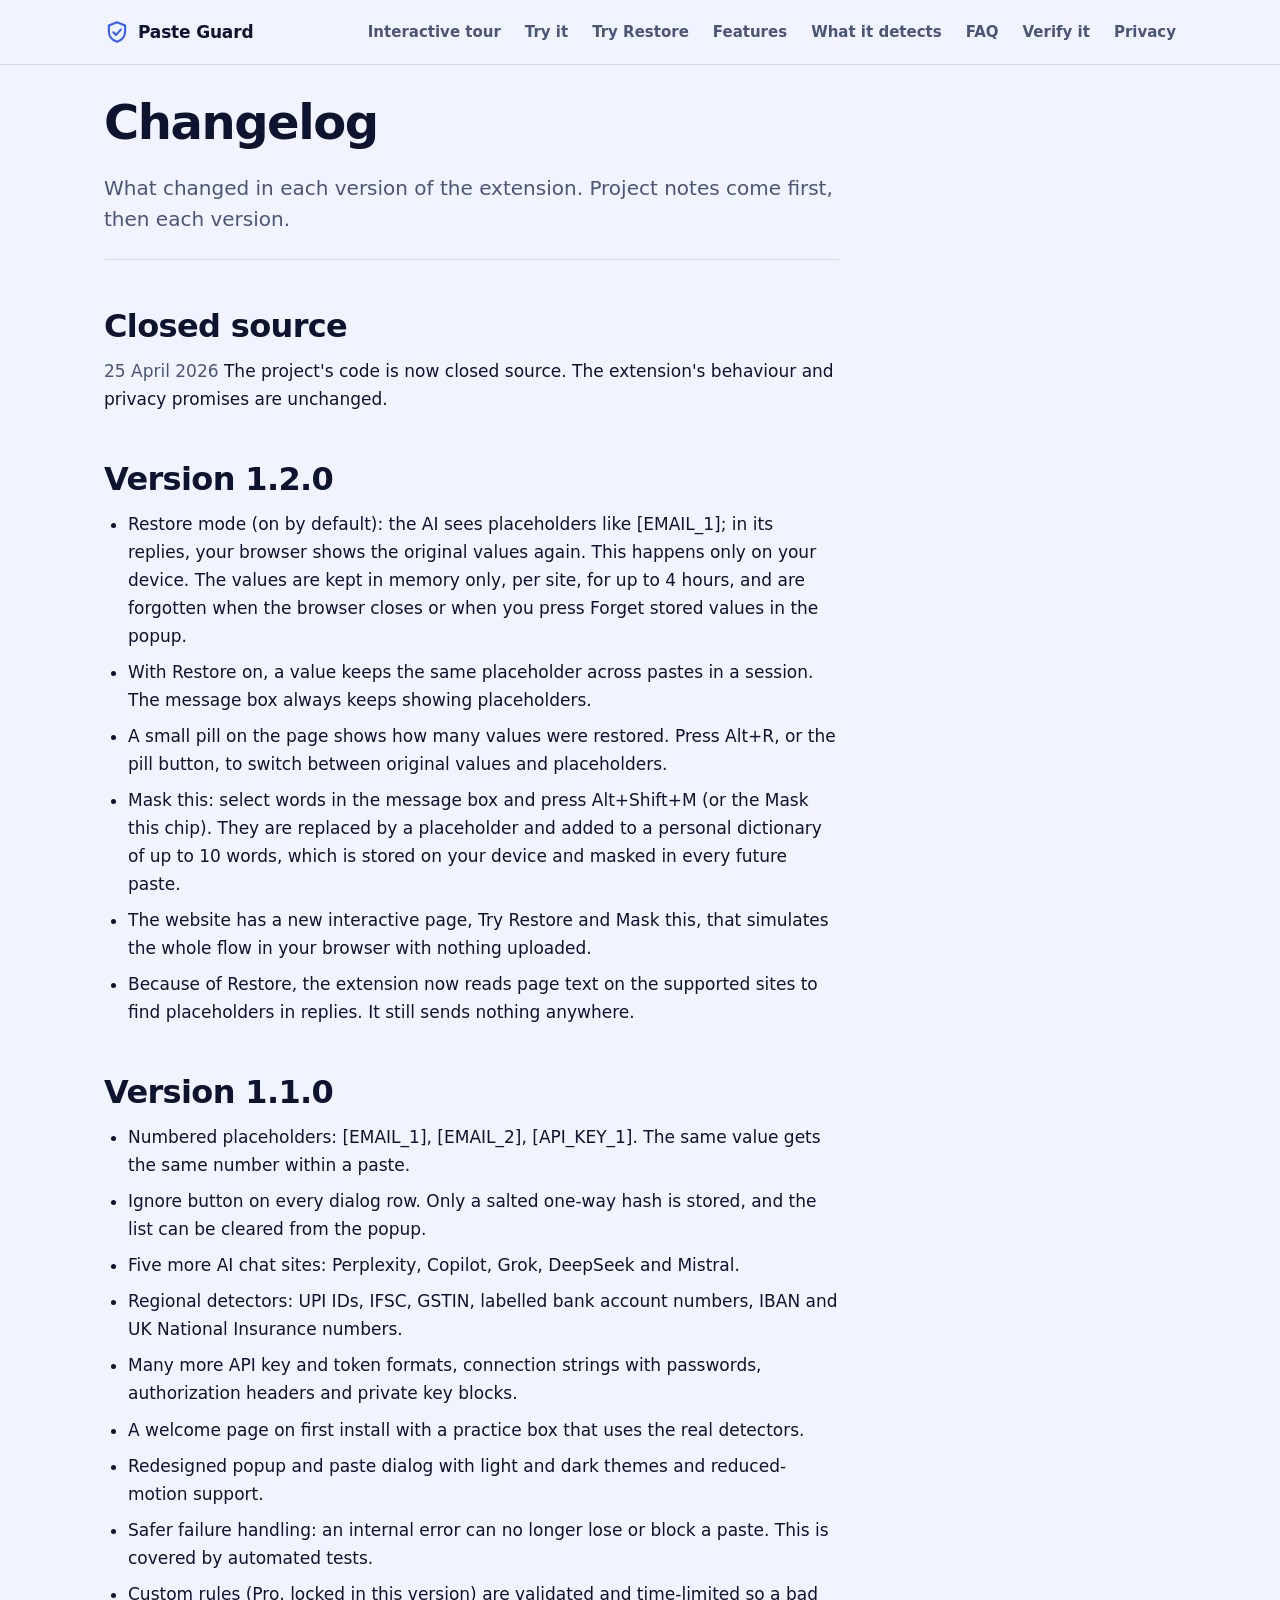
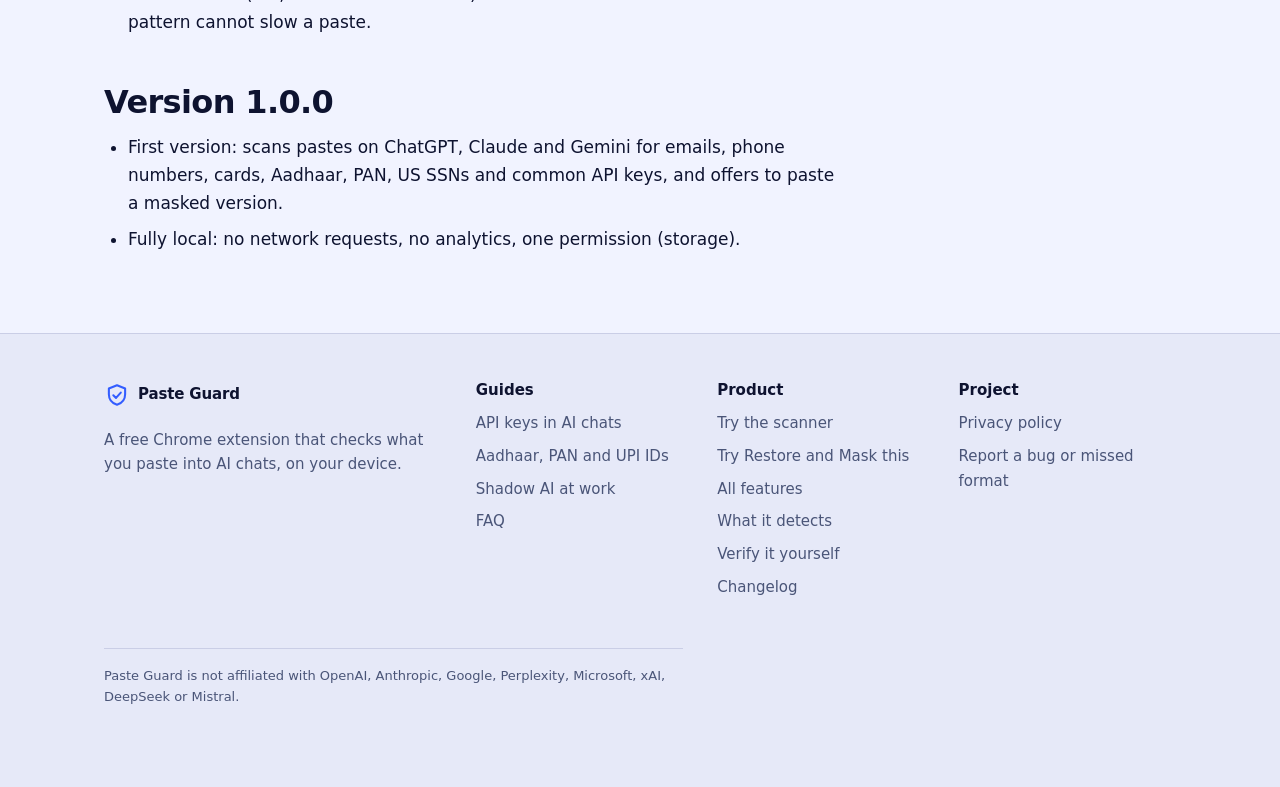
<file: changelog.html>
<!doctype html>
<html lang="en">
<head>
<meta charset="utf-8">
<meta name="viewport" content="width=device-width, initial-scale=1">
<title>Changelog | Paste Guard</title>
<meta name="description" content="What changed in each version of the Paste Guard extension.">
<link rel="canonical" href="https://RakshitKhajuria.github.io/paste-guard/changelog.html">
<meta property="og:type" content="website">
<meta property="og:site_name" content="Paste Guard">
<meta property="og:title" content="Changelog | Paste Guard">
<meta property="og:description" content="What changed in each version of the Paste Guard extension.">
<meta property="og:url" content="https://RakshitKhajuria.github.io/paste-guard/changelog.html">
<meta property="og:image" content="https://RakshitKhajuria.github.io/paste-guard/social-preview.png">
<meta property="og:image:alt" content="Paste Guard: an email and an API key in a paste are replaced with numbered placeholders before they reach an AI chat.">
<meta name="twitter:card" content="summary_large_image">
<meta name="twitter:title" content="Changelog | Paste Guard">
<meta name="twitter:description" content="What changed in each version of the Paste Guard extension.">
<meta name="twitter:image" content="https://RakshitKhajuria.github.io/paste-guard/social-preview.png">
<meta name="theme-color" content="#f1f3ff" media="(prefers-color-scheme: light)">
<meta name="theme-color" content="#0a0d1c" media="(prefers-color-scheme: dark)">
<link rel="icon" type="image/png" href="favicon.png">
<link rel="apple-touch-icon" href="apple-touch-icon.png">
<link rel="stylesheet" href="style.css">


</head>
<body>
<a class="skip" href="#main">Skip to content</a>
<header class="site-head">
  <div class="wrap">
    <nav aria-label="Main">
      <a class="brand" href="index.html"><svg class="logo" viewBox="0 0 24 24" fill="none" stroke="currentColor" stroke-width="1.9" stroke-linecap="round" stroke-linejoin="round" aria-hidden="true"><path d="M12 3l7.5 3v5.2c0 4.6-3.1 8.3-7.5 9.8-4.4-1.5-7.5-5.2-7.5-9.8V6L12 3z"/><path d="M8.6 12.2l2.5 2.5 4.4-4.9"/></svg><span>Paste Guard</span></a>
      <ul class="links"><li><a href="tour.html">Interactive tour</a></li><li><a href="try.html">Try it</a></li><li><a href="try-restore.html">Try Restore</a></li><li><a href="features.html">Features</a></li><li><a href="what-it-detects.html">What it detects</a></li><li><a href="faq.html">FAQ</a></li><li><a href="index.html#verify">Verify it</a></li><li><a href="privacy.html">Privacy</a></li></ul>
      <details class="menu">
        <summary>Menu</summary>
        <ul><li><a href="tour.html">Interactive tour</a></li><li><a href="try.html">Try it</a></li><li><a href="try-restore.html">Try Restore</a></li><li><a href="features.html">Features</a></li><li><a href="what-it-detects.html">What it detects</a></li><li><a href="faq.html">FAQ</a></li><li><a href="index.html#verify">Verify it</a></li><li><a href="privacy.html">Privacy</a></li></ul>
      </details>
    </nav>
  </div>
</header>
<main id="main" class="reading">
<div class="wrap">
<article class="read">
<h1>Changelog</h1>
<p class="summary">What changed in each version of the extension. Project notes come first, then each version.</p>
<h2 id="note-closed-source">Closed source</h2>
<p><span class="muted">25 April 2026</span> The project's code is now closed source. The extension's behaviour and privacy promises are unchanged.</p>
<h2 id="v1-2-0">Version 1.2.0</h2>
<ul><li>Restore mode (on by default): the AI sees placeholders like [EMAIL_1]; in its replies, your browser shows the original values again. This happens only on your device. The values are kept in memory only, per site, for up to 4 hours, and are forgotten when the browser closes or when you press Forget stored values in the popup.</li><li>With Restore on, a value keeps the same placeholder across pastes in a session. The message box always keeps showing placeholders.</li><li>A small pill on the page shows how many values were restored. Press Alt+R, or the pill button, to switch between original values and placeholders.</li><li>Mask this: select words in the message box and press Alt+Shift+M (or the Mask this chip). They are replaced by a placeholder and added to a personal dictionary of up to 10 words, which is stored on your device and masked in every future paste.</li><li>The website has a new interactive page, Try Restore and Mask this, that simulates the whole flow in your browser with nothing uploaded.</li><li>Because of Restore, the extension now reads page text on the supported sites to find placeholders in replies. It still sends nothing anywhere.</li></ul>
<h2 id="v1-1-0">Version 1.1.0</h2>
<ul><li>Numbered placeholders: [EMAIL_1], [EMAIL_2], [API_KEY_1]. The same value gets the same number within a paste.</li><li>Ignore button on every dialog row. Only a salted one-way hash is stored, and the list can be cleared from the popup.</li><li>Five more AI chat sites: Perplexity, Copilot, Grok, DeepSeek and Mistral.</li><li>Regional detectors: UPI IDs, IFSC, GSTIN, labelled bank account numbers, IBAN and UK National Insurance numbers.</li><li>Many more API key and token formats, connection strings with passwords, authorization headers and private key blocks.</li><li>A welcome page on first install with a practice box that uses the real detectors.</li><li>Redesigned popup and paste dialog with light and dark themes and reduced-motion support.</li><li>Safer failure handling: an internal error can no longer lose or block a paste. This is covered by automated tests.</li><li>Custom rules (Pro, locked in this version) are validated and time-limited so a bad pattern cannot slow a paste.</li></ul>
<h2 id="v1-0-0">Version 1.0.0</h2>
<ul><li>First version: scans pastes on ChatGPT, Claude and Gemini for emails, phone numbers, cards, Aadhaar, PAN, US SSNs and common API keys, and offers to paste a masked version.</li><li>Fully local: no network requests, no analytics, one permission (storage).</li></ul>
</article>
</div>
</main>
<footer class="site-foot">
  <div class="wrap">
    <div class="foot-grid">
      <div class="foot-brand"><a class="brand" href="index.html"><svg class="logo" viewBox="0 0 24 24" fill="none" stroke="currentColor" stroke-width="1.9" stroke-linecap="round" stroke-linejoin="round" aria-hidden="true"><path d="M12 3l7.5 3v5.2c0 4.6-3.1 8.3-7.5 9.8-4.4-1.5-7.5-5.2-7.5-9.8V6L12 3z"/><path d="M8.6 12.2l2.5 2.5 4.4-4.9"/></svg><span>Paste Guard</span></a><p>A free Chrome extension that checks what you paste into AI chats, on your device.</p></div>
      <nav aria-label="Guides"><h2>Guides</h2><ul><li><a href="how-to-avoid-pasting-api-keys-into-ai-chats.html">API keys in AI chats</a></li><li><a href="aadhaar-pan-upi-in-ai-chats.html">Aadhaar, PAN and UPI IDs</a></li><li><a href="shadow-ai-at-work.html">Shadow AI at work</a></li><li><a href="faq.html">FAQ</a></li></ul></nav>
      <nav aria-label="Product"><h2>Product</h2><ul><li><a href="try.html">Try the scanner</a></li><li><a href="try-restore.html">Try Restore and Mask this</a></li><li><a href="features.html">All features</a></li><li><a href="what-it-detects.html">What it detects</a></li><li><a href="index.html#verify">Verify it yourself</a></li><li><a href="changelog.html">Changelog</a></li></ul></nav>
      <nav aria-label="Project"><h2>Project</h2><ul><li><a href="privacy.html">Privacy policy</a></li><li><a href="mailto:rkhajuira12345@gmail.com">Report a bug or missed format</a></li></ul></nav>
    </div>
    <p class="fine">Paste Guard is not affiliated with OpenAI, Anthropic, Google, Perplexity, Microsoft, xAI, DeepSeek or Mistral.</p>
  </div>
</footer>
</body>
</html>
</file>
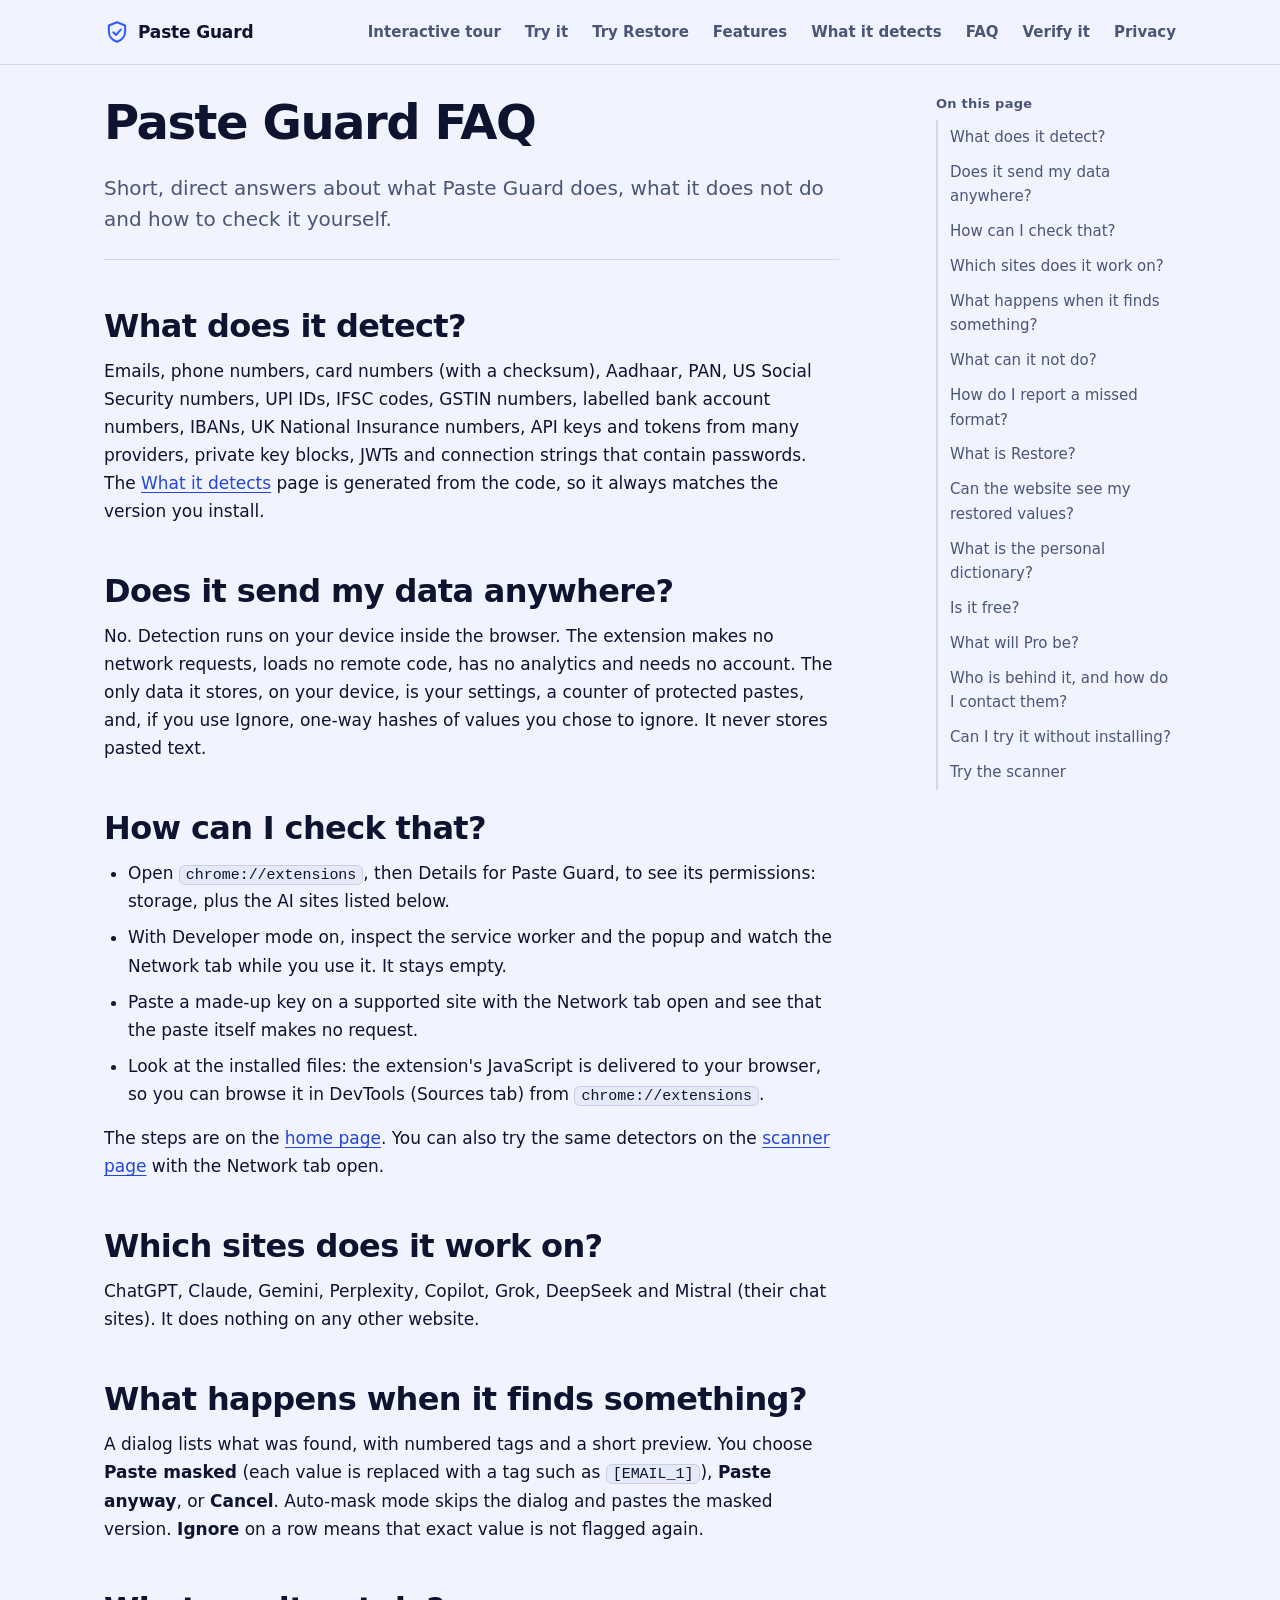
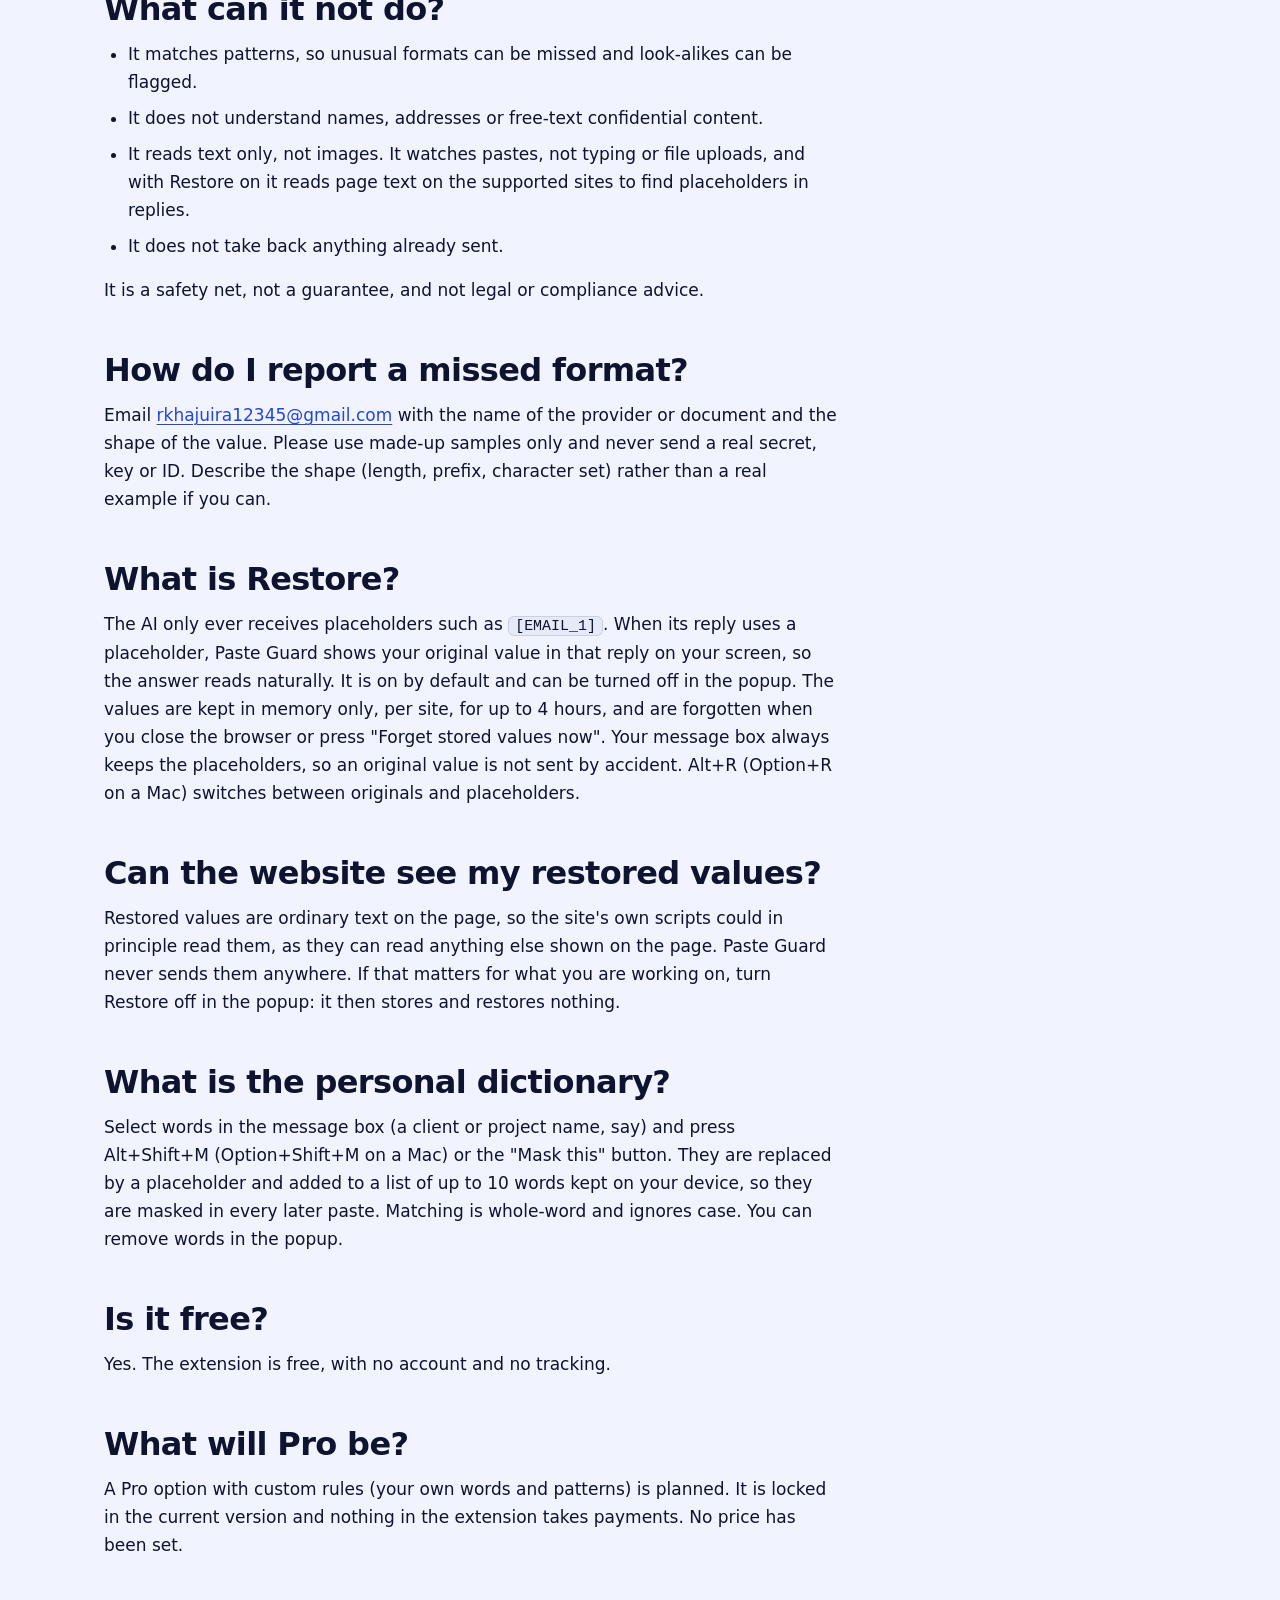
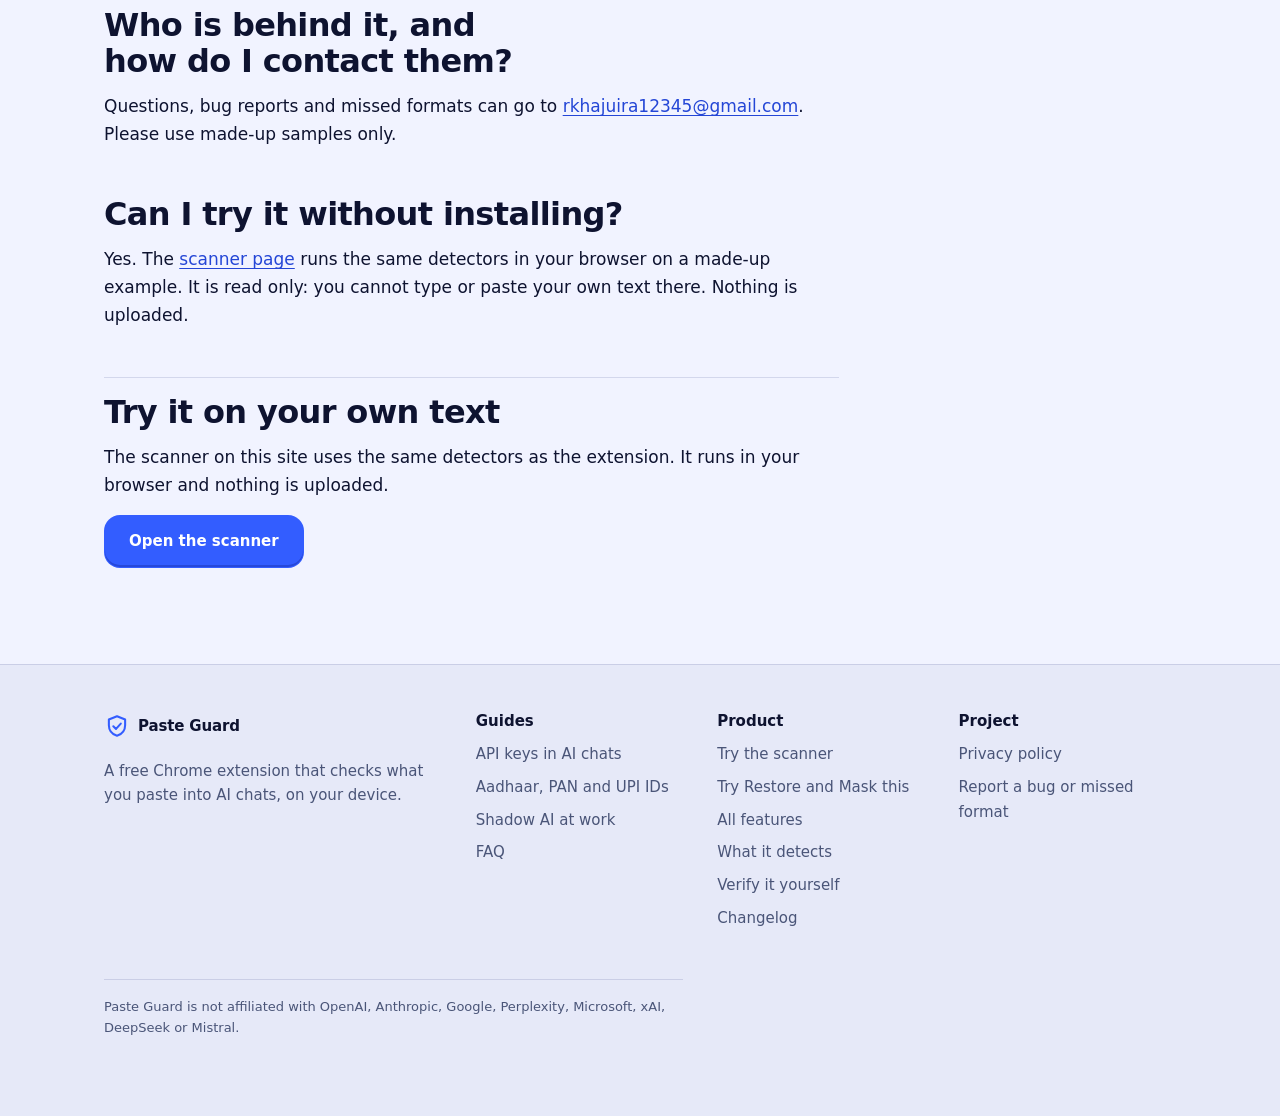
<file: faq.html>
<!doctype html>
<html lang="en">
<head>
<meta charset="utf-8">
<meta name="viewport" content="width=device-width, initial-scale=1">
<title>Paste Guard FAQ | Paste Guard</title>
<meta name="description" content="Answers about what Paste Guard detects, whether it sends data anywhere, which sites it works on, how to check it and what it cannot do.">
<link rel="canonical" href="https://RakshitKhajuria.github.io/paste-guard/faq.html">
<meta property="og:type" content="website">
<meta property="og:site_name" content="Paste Guard">
<meta property="og:title" content="Paste Guard FAQ | Paste Guard">
<meta property="og:description" content="Answers about what Paste Guard detects, whether it sends data anywhere, which sites it works on, how to check it and what it cannot do.">
<meta property="og:url" content="https://RakshitKhajuria.github.io/paste-guard/faq.html">
<meta property="og:image" content="https://RakshitKhajuria.github.io/paste-guard/social-preview.png">
<meta property="og:image:alt" content="Paste Guard: an email and an API key in a paste are replaced with numbered placeholders before they reach an AI chat.">
<meta name="twitter:card" content="summary_large_image">
<meta name="twitter:title" content="Paste Guard FAQ | Paste Guard">
<meta name="twitter:description" content="Answers about what Paste Guard detects, whether it sends data anywhere, which sites it works on, how to check it and what it cannot do.">
<meta name="twitter:image" content="https://RakshitKhajuria.github.io/paste-guard/social-preview.png">
<meta name="theme-color" content="#f1f3ff" media="(prefers-color-scheme: light)">
<meta name="theme-color" content="#0a0d1c" media="(prefers-color-scheme: dark)">
<link rel="icon" type="image/png" href="favicon.png">
<link rel="apple-touch-icon" href="apple-touch-icon.png">
<link rel="stylesheet" href="style.css">


</head>
<body>
<a class="skip" href="#main">Skip to content</a>
<div class="progress" aria-hidden="true"></div>
<header class="site-head">
  <div class="wrap">
    <nav aria-label="Main">
      <a class="brand" href="index.html"><svg class="logo" viewBox="0 0 24 24" fill="none" stroke="currentColor" stroke-width="1.9" stroke-linecap="round" stroke-linejoin="round" aria-hidden="true"><path d="M12 3l7.5 3v5.2c0 4.6-3.1 8.3-7.5 9.8-4.4-1.5-7.5-5.2-7.5-9.8V6L12 3z"/><path d="M8.6 12.2l2.5 2.5 4.4-4.9"/></svg><span>Paste Guard</span></a>
      <ul class="links"><li><a href="tour.html">Interactive tour</a></li><li><a href="try.html">Try it</a></li><li><a href="try-restore.html">Try Restore</a></li><li><a href="features.html">Features</a></li><li><a href="what-it-detects.html">What it detects</a></li><li><a href="faq.html">FAQ</a></li><li><a href="index.html#verify">Verify it</a></li><li><a href="privacy.html">Privacy</a></li></ul>
      <details class="menu">
        <summary>Menu</summary>
        <ul><li><a href="tour.html">Interactive tour</a></li><li><a href="try.html">Try it</a></li><li><a href="try-restore.html">Try Restore</a></li><li><a href="features.html">Features</a></li><li><a href="what-it-detects.html">What it detects</a></li><li><a href="faq.html">FAQ</a></li><li><a href="index.html#verify">Verify it</a></li><li><a href="privacy.html">Privacy</a></li></ul>
      </details>
    </nav>
  </div>
</header>
<main id="main" class="reading">
<div class="wrap read-grid">
<nav class="toc" aria-label="On this page"><h2 id="on-this-page">On this page</h2><ol><li><a href="#what-does-it-detect">What does it detect?</a></li><li><a href="#does-it-send-my-data-anywhere">Does it send my data anywhere?</a></li><li><a href="#how-can-i-check-that">How can I check that?</a></li><li><a href="#which-sites-does-it-work-on">Which sites does it work on?</a></li><li><a href="#what-happens-when-it-finds-something">What happens when it finds something?</a></li><li><a href="#what-can-it-not-do">What can it not do?</a></li><li><a href="#how-do-i-report-a-missed-format">How do I report a missed format?</a></li><li><a href="#what-is-restore">What is Restore?</a></li><li><a href="#can-the-website-see-my-restored-values">Can the website see my restored values?</a></li><li><a href="#what-is-the-personal-dictionary">What is the personal dictionary?</a></li><li><a href="#is-it-free">Is it free?</a></li><li><a href="#what-will-pro-be">What will Pro be?</a></li><li><a href="#who-is-behind-it-and-how-do-i-contact-them">Who is behind it, and how do I contact them?</a></li><li><a href="#can-i-try-it-without-installing">Can I try it without installing?</a></li><li><a href="#try">Try the scanner</a></li></ol></nav>
<article class="read">
<h1>Paste Guard FAQ</h1>
<p class="summary">Short, direct answers about what Paste Guard does, what it does not do and how to check it yourself.</p>
<h2 id="what-does-it-detect">What does it detect?</h2>
<p>Emails, phone numbers, card numbers (with a checksum), Aadhaar, PAN, US Social Security numbers, UPI IDs, IFSC codes, GSTIN numbers, labelled bank account numbers, IBANs, UK National Insurance numbers, API keys and tokens from many providers, private key blocks, JWTs and connection strings that contain passwords. The <a href="what-it-detects.html">What it detects</a> page is generated from the code, so it always matches the version you install.</p>
<h2 id="does-it-send-my-data-anywhere">Does it send my data anywhere?</h2>
<p>No. Detection runs on your device inside the browser. The extension makes no network requests, loads no remote code, has no analytics and needs no account. The only data it stores, on your device, is your settings, a counter of protected pastes, and, if you use Ignore, one-way hashes of values you chose to ignore. It never stores pasted text.</p>
<h2 id="how-can-i-check-that">How can I check that?</h2>
<ul><li>Open <code>chrome://extensions</code>, then Details for Paste Guard, to see its permissions: storage, plus the AI sites listed below.</li><li>With Developer mode on, inspect the service worker and the popup and watch the Network tab while you use it. It stays empty.</li><li>Paste a made-up key on a supported site with the Network tab open and see that the paste itself makes no request.</li><li>Look at the installed files: the extension's JavaScript is delivered to your browser, so you can browse it in DevTools (Sources tab) from <code>chrome://extensions</code>.</li></ul>
<p>The steps are on the <a href="index.html#verify">home page</a>. You can also try the same detectors on the <a href="try.html">scanner page</a> with the Network tab open.</p>
<h2 id="which-sites-does-it-work-on">Which sites does it work on?</h2>
<p>ChatGPT, Claude, Gemini, Perplexity, Copilot, Grok, DeepSeek and Mistral (their chat sites). It does nothing on any other website.</p>
<h2 id="what-happens-when-it-finds-something">What happens when it finds something?</h2>
<p>A dialog lists what was found, with numbered tags and a short preview. You choose <strong>Paste masked</strong> (each value is replaced with a tag such as <code>[EMAIL_1]</code>), <strong>Paste anyway</strong>, or <strong>Cancel</strong>. Auto-mask mode skips the dialog and pastes the masked version. <strong>Ignore</strong> on a row means that exact value is not flagged again.</p>
<h2 id="what-can-it-not-do">What can it not do?</h2>
<ul><li>It matches patterns, so unusual formats can be missed and look-alikes can be flagged.</li><li>It does not understand names, addresses or free-text confidential content.</li><li>It reads text only, not images. It watches pastes, not typing or file uploads, and with Restore on it reads page text on the supported sites to find placeholders in replies.</li><li>It does not take back anything already sent.</li></ul>
<p>It is a safety net, not a guarantee, and not legal or compliance advice.</p>
<h2 id="how-do-i-report-a-missed-format">How do I report a missed format?</h2>
<p>Email <a href="mailto:rkhajuira12345@gmail.com">rkhajuira12345@gmail.com</a> with the name of the provider or document and the shape of the value. Please use made-up samples only and never send a real secret, key or ID. Describe the shape (length, prefix, character set) rather than a real example if you can.</p>
<h2 id="what-is-restore">What is Restore?</h2>
<p>The AI only ever receives placeholders such as <code>[EMAIL_1]</code>. When its reply uses a placeholder, Paste Guard shows your original value in that reply on your screen, so the answer reads naturally. It is on by default and can be turned off in the popup. The values are kept in memory only, per site, for up to 4 hours, and are forgotten when you close the browser or press &quot;Forget stored values now&quot;. Your message box always keeps the placeholders, so an original value is not sent by accident. Alt+R (Option+R on a Mac) switches between originals and placeholders.</p>
<h2 id="can-the-website-see-my-restored-values">Can the website see my restored values?</h2>
<p>Restored values are ordinary text on the page, so the site's own scripts could in principle read them, as they can read anything else shown on the page. Paste Guard never sends them anywhere. If that matters for what you are working on, turn Restore off in the popup: it then stores and restores nothing.</p>
<h2 id="what-is-the-personal-dictionary">What is the personal dictionary?</h2>
<p>Select words in the message box (a client or project name, say) and press Alt+Shift+M (Option+Shift+M on a Mac) or the &quot;Mask this&quot; button. They are replaced by a placeholder and added to a list of up to 10 words kept on your device, so they are masked in every later paste. Matching is whole-word and ignores case. You can remove words in the popup.</p>
<h2 id="is-it-free">Is it free?</h2>
<p>Yes. The extension is free, with no account and no tracking.</p>
<h2 id="what-will-pro-be">What will Pro be?</h2>
<p>A Pro option with custom rules (your own words and patterns) is planned. It is locked in the current version and nothing in the extension takes payments. No price has been set.</p>
<h2 id="who-is-behind-it-and-how-do-i-contact-them">Who is behind it, and how do I contact them?</h2>
<p>Questions, bug reports and missed formats can go to <a href="mailto:rkhajuira12345@gmail.com">rkhajuira12345@gmail.com</a>. Please use made-up samples only.</p>
<h2 id="can-i-try-it-without-installing">Can I try it without installing?</h2>
<p>Yes. The <a href="try.html">scanner page</a> runs the same detectors in your browser on a made-up example. It is read only: you cannot type or paste your own text there. Nothing is uploaded.</p>

<aside class="cta-box"><h2 id="try">Try it on your own text</h2><p>The scanner on this site uses the same detectors as the extension. It runs in your browser and nothing is uploaded.</p><p><a class="btn primary" href="try.html">Open the scanner</a></p></aside>
</article>
</div>
</main>
<footer class="site-foot">
  <div class="wrap">
    <div class="foot-grid">
      <div class="foot-brand"><a class="brand" href="index.html"><svg class="logo" viewBox="0 0 24 24" fill="none" stroke="currentColor" stroke-width="1.9" stroke-linecap="round" stroke-linejoin="round" aria-hidden="true"><path d="M12 3l7.5 3v5.2c0 4.6-3.1 8.3-7.5 9.8-4.4-1.5-7.5-5.2-7.5-9.8V6L12 3z"/><path d="M8.6 12.2l2.5 2.5 4.4-4.9"/></svg><span>Paste Guard</span></a><p>A free Chrome extension that checks what you paste into AI chats, on your device.</p></div>
      <nav aria-label="Guides"><h2>Guides</h2><ul><li><a href="how-to-avoid-pasting-api-keys-into-ai-chats.html">API keys in AI chats</a></li><li><a href="aadhaar-pan-upi-in-ai-chats.html">Aadhaar, PAN and UPI IDs</a></li><li><a href="shadow-ai-at-work.html">Shadow AI at work</a></li><li><a href="faq.html">FAQ</a></li></ul></nav>
      <nav aria-label="Product"><h2>Product</h2><ul><li><a href="try.html">Try the scanner</a></li><li><a href="try-restore.html">Try Restore and Mask this</a></li><li><a href="features.html">All features</a></li><li><a href="what-it-detects.html">What it detects</a></li><li><a href="index.html#verify">Verify it yourself</a></li><li><a href="changelog.html">Changelog</a></li></ul></nav>
      <nav aria-label="Project"><h2>Project</h2><ul><li><a href="privacy.html">Privacy policy</a></li><li><a href="mailto:rkhajuira12345@gmail.com">Report a bug or missed format</a></li></ul></nav>
    </div>
    <p class="fine">Paste Guard is not affiliated with OpenAI, Anthropic, Google, Perplexity, Microsoft, xAI, DeepSeek or Mistral.</p>
  </div>
</footer>
</body>
</html>
</file>
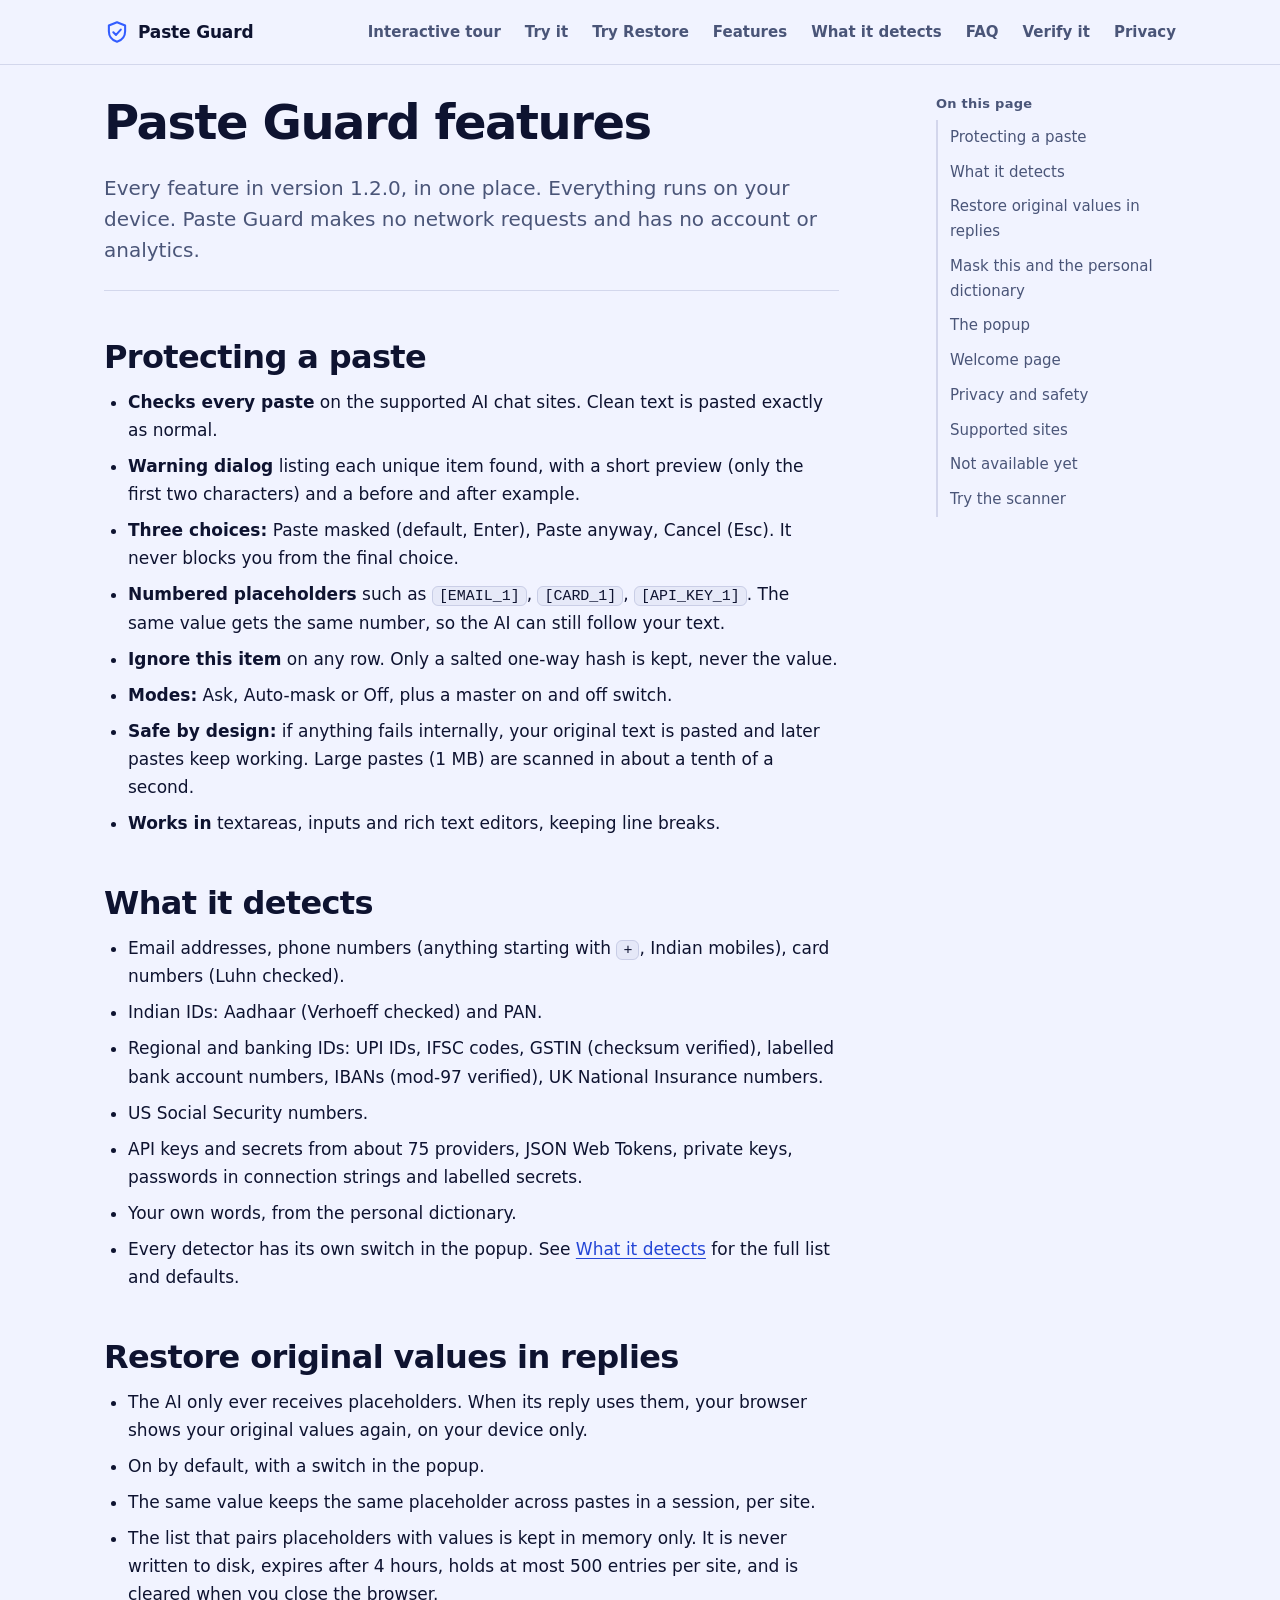
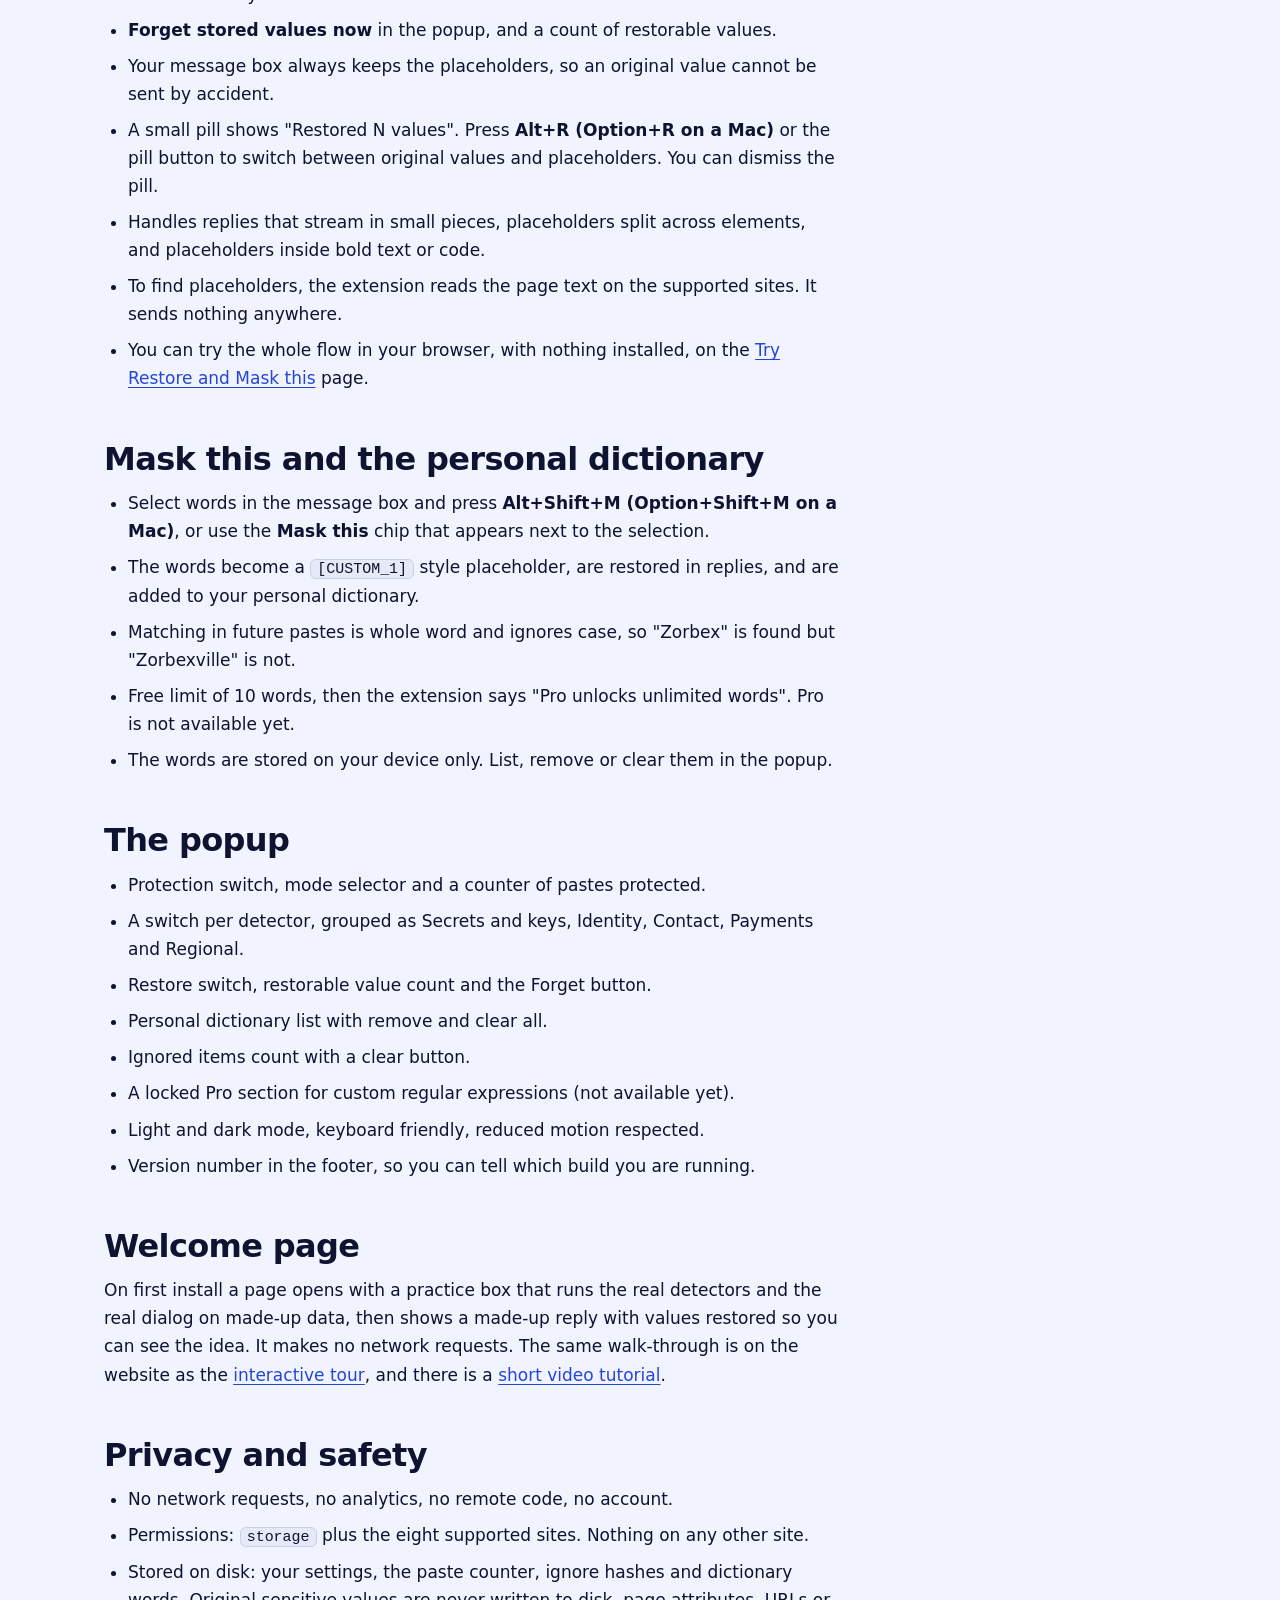
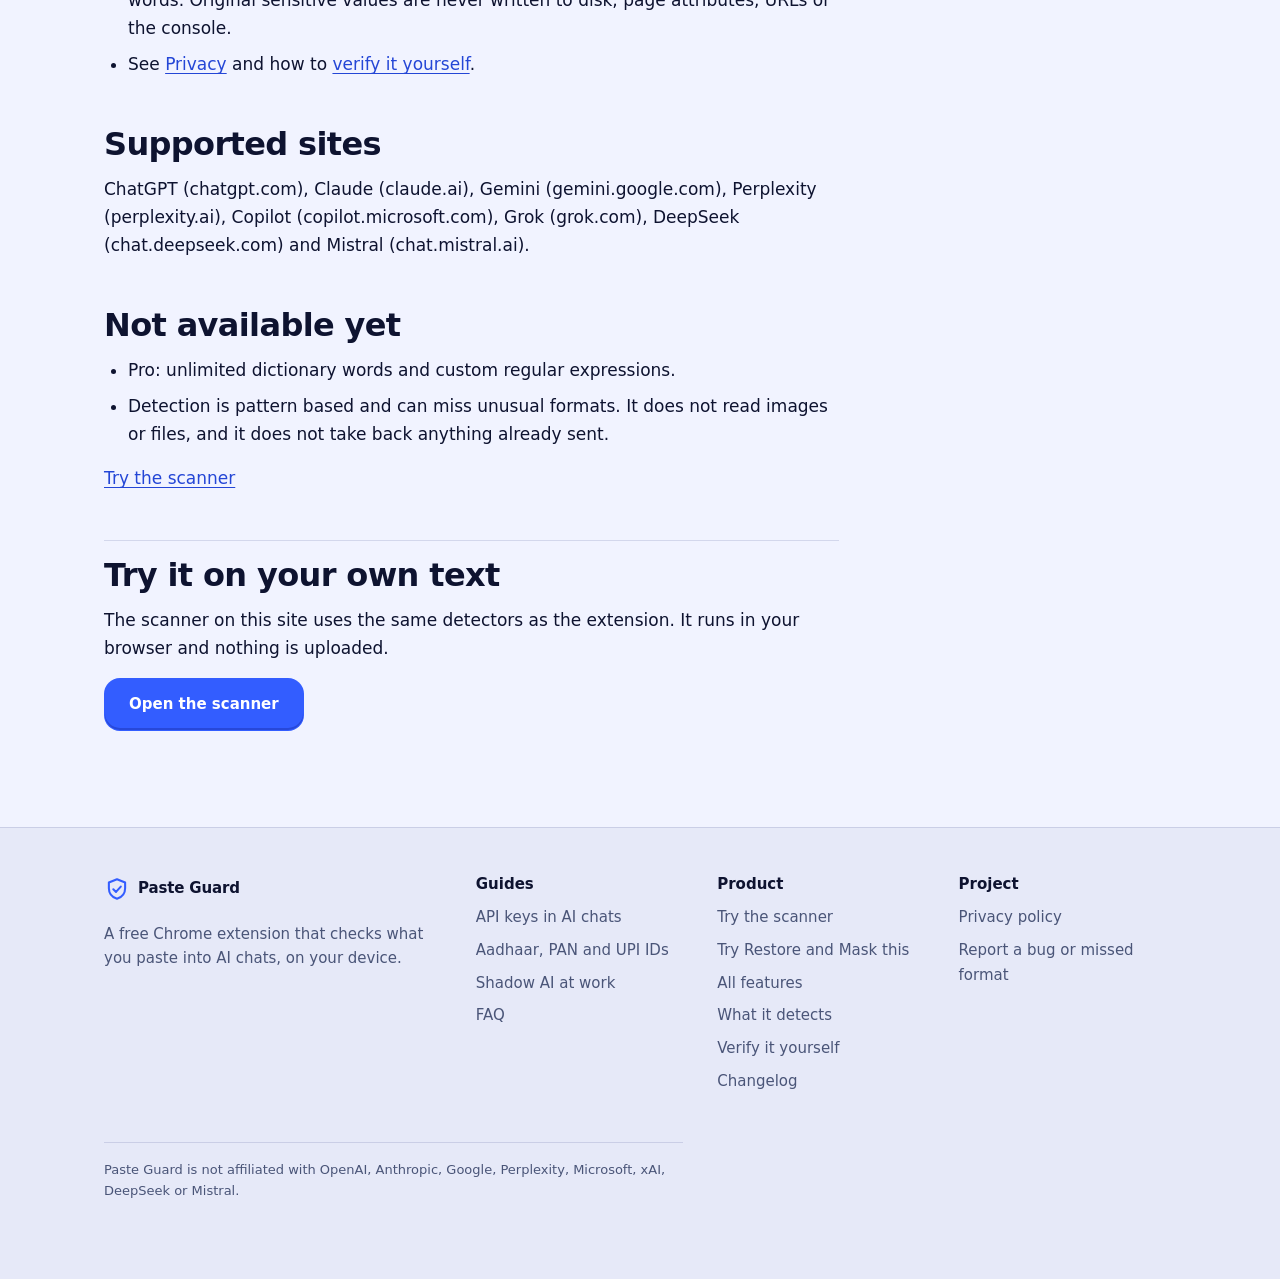
<file: features.html>
<!doctype html>
<html lang="en">
<head>
<meta charset="utf-8">
<meta name="viewport" content="width=device-width, initial-scale=1">
<title>Paste Guard features | Paste Guard</title>
<meta name="description" content="Every Paste Guard feature in one place: detection, masking, Restore in replies, Mask this and the personal dictionary, the popup and privacy.">
<link rel="canonical" href="https://RakshitKhajuria.github.io/paste-guard/features.html">
<meta property="og:type" content="website">
<meta property="og:site_name" content="Paste Guard">
<meta property="og:title" content="Paste Guard features | Paste Guard">
<meta property="og:description" content="Every Paste Guard feature in one place: detection, masking, Restore in replies, Mask this and the personal dictionary, the popup and privacy.">
<meta property="og:url" content="https://RakshitKhajuria.github.io/paste-guard/features.html">
<meta property="og:image" content="https://RakshitKhajuria.github.io/paste-guard/social-preview.png">
<meta property="og:image:alt" content="Paste Guard: an email and an API key in a paste are replaced with numbered placeholders before they reach an AI chat.">
<meta name="twitter:card" content="summary_large_image">
<meta name="twitter:title" content="Paste Guard features | Paste Guard">
<meta name="twitter:description" content="Every Paste Guard feature in one place: detection, masking, Restore in replies, Mask this and the personal dictionary, the popup and privacy.">
<meta name="twitter:image" content="https://RakshitKhajuria.github.io/paste-guard/social-preview.png">
<meta name="theme-color" content="#f1f3ff" media="(prefers-color-scheme: light)">
<meta name="theme-color" content="#0a0d1c" media="(prefers-color-scheme: dark)">
<link rel="icon" type="image/png" href="favicon.png">
<link rel="apple-touch-icon" href="apple-touch-icon.png">
<link rel="stylesheet" href="style.css">


</head>
<body>
<a class="skip" href="#main">Skip to content</a>
<div class="progress" aria-hidden="true"></div>
<header class="site-head">
  <div class="wrap">
    <nav aria-label="Main">
      <a class="brand" href="index.html"><svg class="logo" viewBox="0 0 24 24" fill="none" stroke="currentColor" stroke-width="1.9" stroke-linecap="round" stroke-linejoin="round" aria-hidden="true"><path d="M12 3l7.5 3v5.2c0 4.6-3.1 8.3-7.5 9.8-4.4-1.5-7.5-5.2-7.5-9.8V6L12 3z"/><path d="M8.6 12.2l2.5 2.5 4.4-4.9"/></svg><span>Paste Guard</span></a>
      <ul class="links"><li><a href="tour.html">Interactive tour</a></li><li><a href="try.html">Try it</a></li><li><a href="try-restore.html">Try Restore</a></li><li><a href="features.html">Features</a></li><li><a href="what-it-detects.html">What it detects</a></li><li><a href="faq.html">FAQ</a></li><li><a href="index.html#verify">Verify it</a></li><li><a href="privacy.html">Privacy</a></li></ul>
      <details class="menu">
        <summary>Menu</summary>
        <ul><li><a href="tour.html">Interactive tour</a></li><li><a href="try.html">Try it</a></li><li><a href="try-restore.html">Try Restore</a></li><li><a href="features.html">Features</a></li><li><a href="what-it-detects.html">What it detects</a></li><li><a href="faq.html">FAQ</a></li><li><a href="index.html#verify">Verify it</a></li><li><a href="privacy.html">Privacy</a></li></ul>
      </details>
    </nav>
  </div>
</header>
<main id="main" class="reading">
<div class="wrap read-grid">
<nav class="toc" aria-label="On this page"><h2 id="on-this-page">On this page</h2><ol><li><a href="#protecting-a-paste">Protecting a paste</a></li><li><a href="#what-it-detects">What it detects</a></li><li><a href="#restore-original-values-in-replies">Restore original values in replies</a></li><li><a href="#mask-this-and-the-personal-dictionary">Mask this and the personal dictionary</a></li><li><a href="#the-popup">The popup</a></li><li><a href="#welcome-page">Welcome page</a></li><li><a href="#privacy-and-safety">Privacy and safety</a></li><li><a href="#supported-sites">Supported sites</a></li><li><a href="#not-available-yet">Not available yet</a></li><li><a href="#try">Try the scanner</a></li></ol></nav>
<article class="read">
<h1>Paste Guard features</h1>
<p class="summary">Every feature in version 1.2.0, in one place. Everything runs on your device. Paste Guard makes no network requests and has no account or analytics.</p>
<h2 id="protecting-a-paste">Protecting a paste</h2>
<ul><li><strong>Checks every paste</strong> on the supported AI chat sites. Clean text is pasted exactly as normal.</li><li><strong>Warning dialog</strong> listing each unique item found, with a short preview (only the first two characters) and a before and after example.</li><li><strong>Three choices:</strong> Paste masked (default, Enter), Paste anyway, Cancel (Esc). It never blocks you from the final choice.</li><li><strong>Numbered placeholders</strong> such as <code>[EMAIL_1]</code>, <code>[CARD_1]</code>, <code>[API_KEY_1]</code>. The same value gets the same number, so the AI can still follow your text.</li><li><strong>Ignore this item</strong> on any row. Only a salted one-way hash is kept, never the value.</li><li><strong>Modes:</strong> Ask, Auto-mask or Off, plus a master on and off switch.</li><li><strong>Safe by design:</strong> if anything fails internally, your original text is pasted and later pastes keep working. Large pastes (1 MB) are scanned in about a tenth of a second.</li><li><strong>Works in</strong> textareas, inputs and rich text editors, keeping line breaks.</li></ul>
<h2 id="what-it-detects">What it detects</h2>
<ul><li>Email addresses, phone numbers (anything starting with <code>+</code>, Indian mobiles), card numbers (Luhn checked).</li><li>Indian IDs: Aadhaar (Verhoeff checked) and PAN.</li><li>Regional and banking IDs: UPI IDs, IFSC codes, GSTIN (checksum verified), labelled bank account numbers, IBANs (mod-97 verified), UK National Insurance numbers.</li><li>US Social Security numbers.</li><li>API keys and secrets from about 75 providers, JSON Web Tokens, private keys, passwords in connection strings and labelled secrets.</li><li>Your own words, from the personal dictionary.</li><li>Every detector has its own switch in the popup. See <a href="what-it-detects.html">What it detects</a> for the full list and defaults.</li></ul>
<h2 id="restore-original-values-in-replies">Restore original values in replies</h2>
<ul><li>The AI only ever receives placeholders. When its reply uses them, your browser shows your original values again, on your device only.</li><li>On by default, with a switch in the popup.</li><li>The same value keeps the same placeholder across pastes in a session, per site.</li><li>The list that pairs placeholders with values is kept in memory only. It is never written to disk, expires after 4 hours, holds at most 500 entries per site, and is cleared when you close the browser.</li><li><strong>Forget stored values now</strong> in the popup, and a count of restorable values.</li><li>Your message box always keeps the placeholders, so an original value cannot be sent by accident.</li><li>A small pill shows &quot;Restored N values&quot;. Press <strong>Alt+R (Option+R on a Mac)</strong> or the pill button to switch between original values and placeholders. You can dismiss the pill.</li><li>Handles replies that stream in small pieces, placeholders split across elements, and placeholders inside bold text or code.</li><li>To find placeholders, the extension reads the page text on the supported sites. It sends nothing anywhere.</li><li>You can try the whole flow in your browser, with nothing installed, on the <a href="try-restore.html">Try Restore and Mask this</a> page.</li></ul>
<h2 id="mask-this-and-the-personal-dictionary">Mask this and the personal dictionary</h2>
<ul><li>Select words in the message box and press <strong>Alt+Shift+M (Option+Shift+M on a Mac)</strong>, or use the <strong>Mask this</strong> chip that appears next to the selection.</li><li>The words become a <code>[CUSTOM_1]</code> style placeholder, are restored in replies, and are added to your personal dictionary.</li><li>Matching in future pastes is whole word and ignores case, so &quot;Zorbex&quot; is found but &quot;Zorbexville&quot; is not.</li><li>Free limit of 10 words, then the extension says &quot;Pro unlocks unlimited words&quot;. Pro is not available yet.</li><li>The words are stored on your device only. List, remove or clear them in the popup.</li></ul>
<h2 id="the-popup">The popup</h2>
<ul><li>Protection switch, mode selector and a counter of pastes protected.</li><li>A switch per detector, grouped as Secrets and keys, Identity, Contact, Payments and Regional.</li><li>Restore switch, restorable value count and the Forget button.</li><li>Personal dictionary list with remove and clear all.</li><li>Ignored items count with a clear button.</li><li>A locked Pro section for custom regular expressions (not available yet).</li><li>Light and dark mode, keyboard friendly, reduced motion respected.</li><li>Version number in the footer, so you can tell which build you are running.</li></ul>
<h2 id="welcome-page">Welcome page</h2>
<p>On first install a page opens with a practice box that runs the real detectors and the real dialog on made-up data, then shows a made-up reply with values restored so you can see the idea. It makes no network requests. The same walk-through is on the website as the <a href="tour.html">interactive tour</a>, and there is a <a href="how-to.html">short video tutorial</a>.</p>
<h2 id="privacy-and-safety">Privacy and safety</h2>
<ul><li>No network requests, no analytics, no remote code, no account.</li><li>Permissions: <code>storage</code> plus the eight supported sites. Nothing on any other site.</li><li>Stored on disk: your settings, the paste counter, ignore hashes and dictionary words. Original sensitive values are never written to disk, page attributes, URLs or the console.</li><li>See <a href="privacy.html">Privacy</a> and how to <a href="index.html#verify">verify it yourself</a>.</li></ul>
<h2 id="supported-sites">Supported sites</h2>
<p>ChatGPT (chatgpt.com), Claude (claude.ai), Gemini (gemini.google.com), Perplexity (perplexity.ai), Copilot (copilot.microsoft.com), Grok (grok.com), DeepSeek (chat.deepseek.com) and Mistral (chat.mistral.ai).</p>
<h2 id="not-available-yet">Not available yet</h2>
<ul><li>Pro: unlimited dictionary words and custom regular expressions.</li><li>Detection is pattern based and can miss unusual formats. It does not read images or files, and it does not take back anything already sent.</li></ul>
<p><a href="try.html">Try the scanner</a></p>

<aside class="cta-box"><h2 id="try">Try it on your own text</h2><p>The scanner on this site uses the same detectors as the extension. It runs in your browser and nothing is uploaded.</p><p><a class="btn primary" href="try.html">Open the scanner</a></p></aside>
</article>
</div>
</main>
<footer class="site-foot">
  <div class="wrap">
    <div class="foot-grid">
      <div class="foot-brand"><a class="brand" href="index.html"><svg class="logo" viewBox="0 0 24 24" fill="none" stroke="currentColor" stroke-width="1.9" stroke-linecap="round" stroke-linejoin="round" aria-hidden="true"><path d="M12 3l7.5 3v5.2c0 4.6-3.1 8.3-7.5 9.8-4.4-1.5-7.5-5.2-7.5-9.8V6L12 3z"/><path d="M8.6 12.2l2.5 2.5 4.4-4.9"/></svg><span>Paste Guard</span></a><p>A free Chrome extension that checks what you paste into AI chats, on your device.</p></div>
      <nav aria-label="Guides"><h2>Guides</h2><ul><li><a href="how-to-avoid-pasting-api-keys-into-ai-chats.html">API keys in AI chats</a></li><li><a href="aadhaar-pan-upi-in-ai-chats.html">Aadhaar, PAN and UPI IDs</a></li><li><a href="shadow-ai-at-work.html">Shadow AI at work</a></li><li><a href="faq.html">FAQ</a></li></ul></nav>
      <nav aria-label="Product"><h2>Product</h2><ul><li><a href="try.html">Try the scanner</a></li><li><a href="try-restore.html">Try Restore and Mask this</a></li><li><a href="features.html">All features</a></li><li><a href="what-it-detects.html">What it detects</a></li><li><a href="index.html#verify">Verify it yourself</a></li><li><a href="changelog.html">Changelog</a></li></ul></nav>
      <nav aria-label="Project"><h2>Project</h2><ul><li><a href="privacy.html">Privacy policy</a></li><li><a href="mailto:rkhajuira12345@gmail.com">Report a bug or missed format</a></li></ul></nav>
    </div>
    <p class="fine">Paste Guard is not affiliated with OpenAI, Anthropic, Google, Perplexity, Microsoft, xAI, DeepSeek or Mistral.</p>
  </div>
</footer>
</body>
</html>
</file>
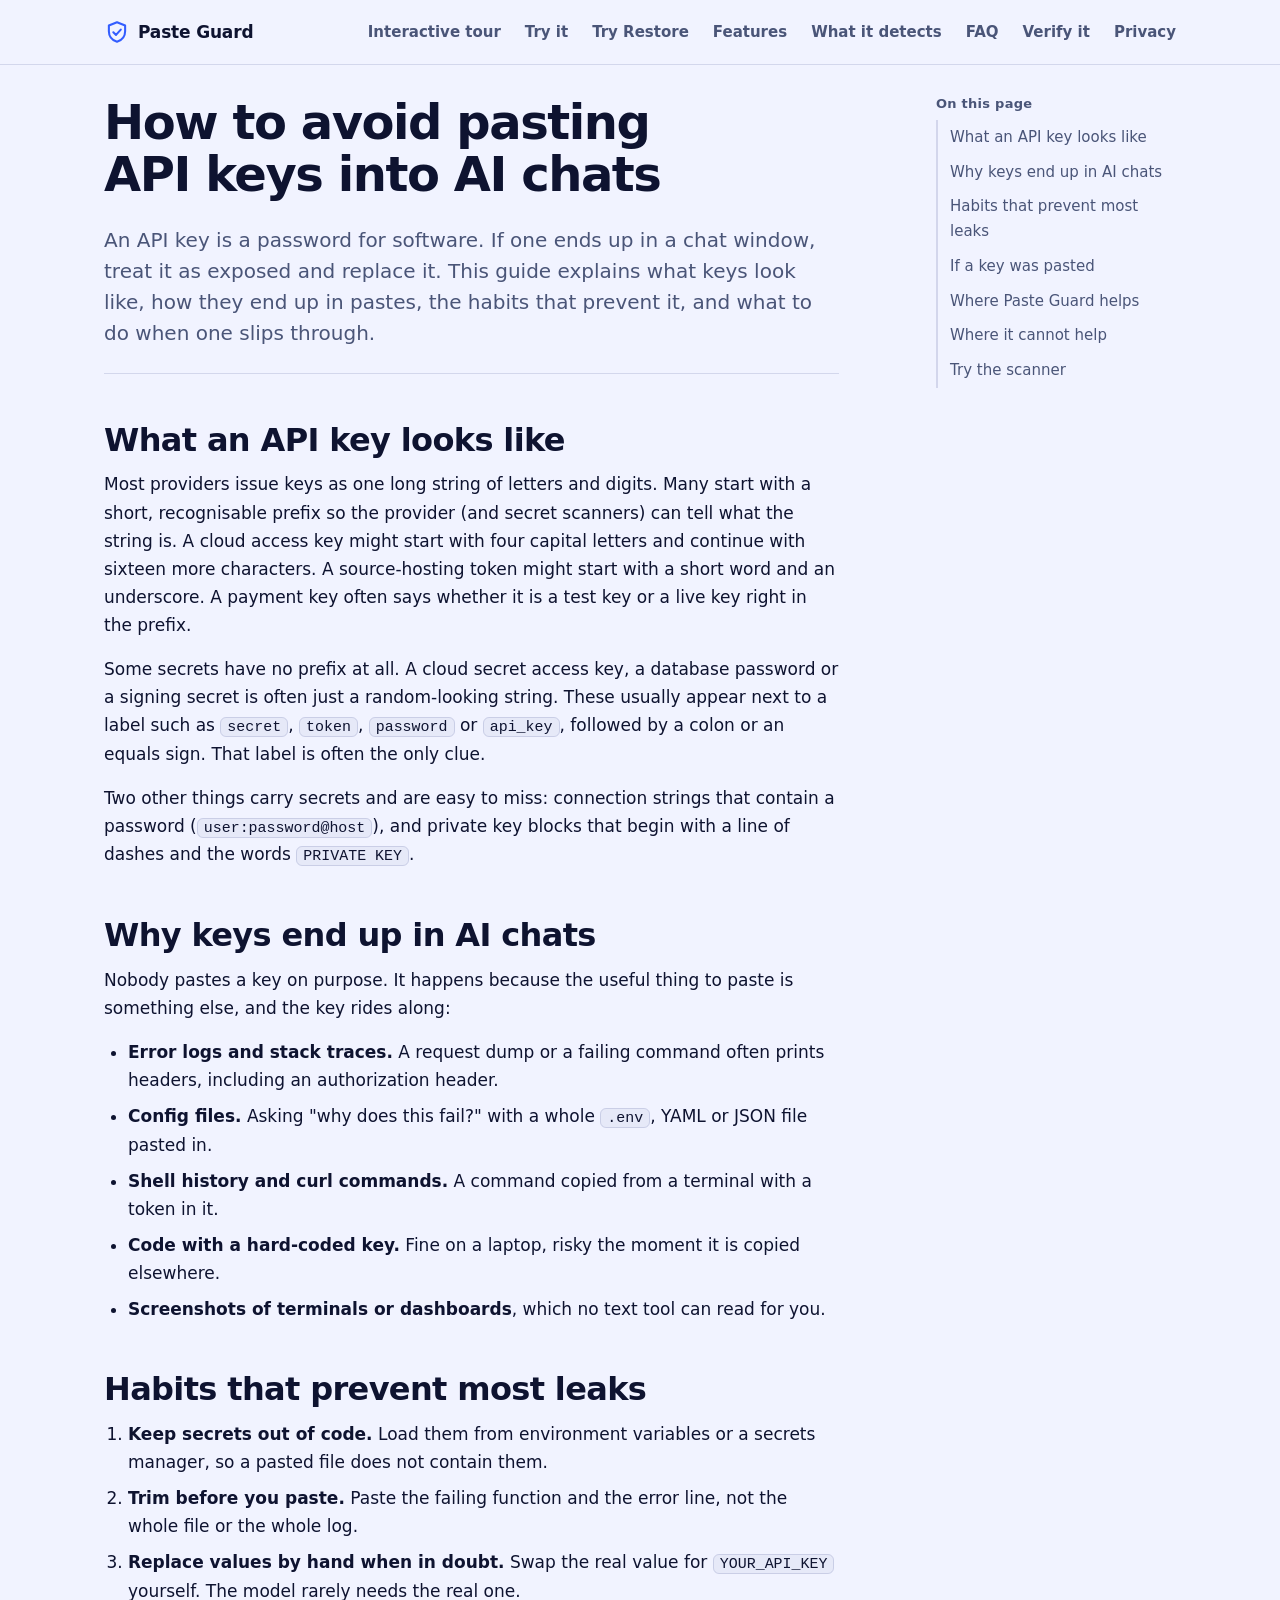
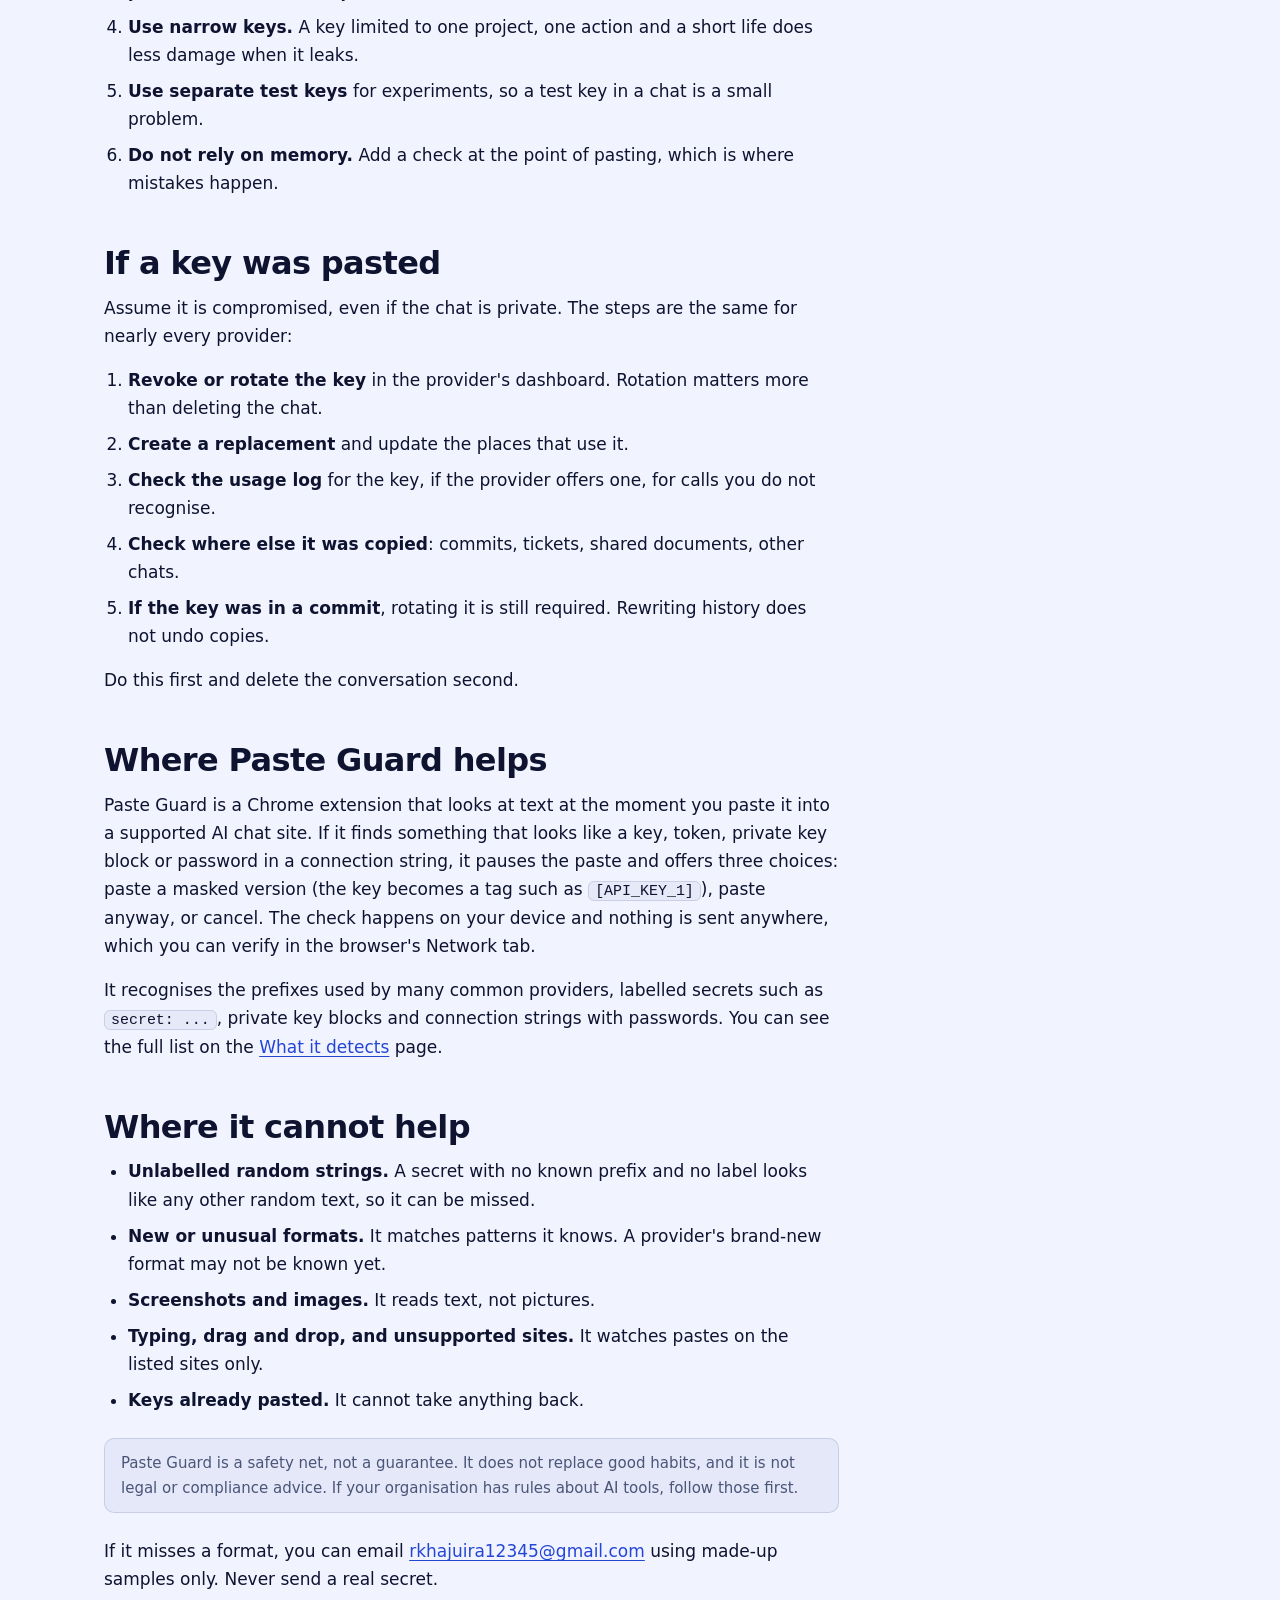
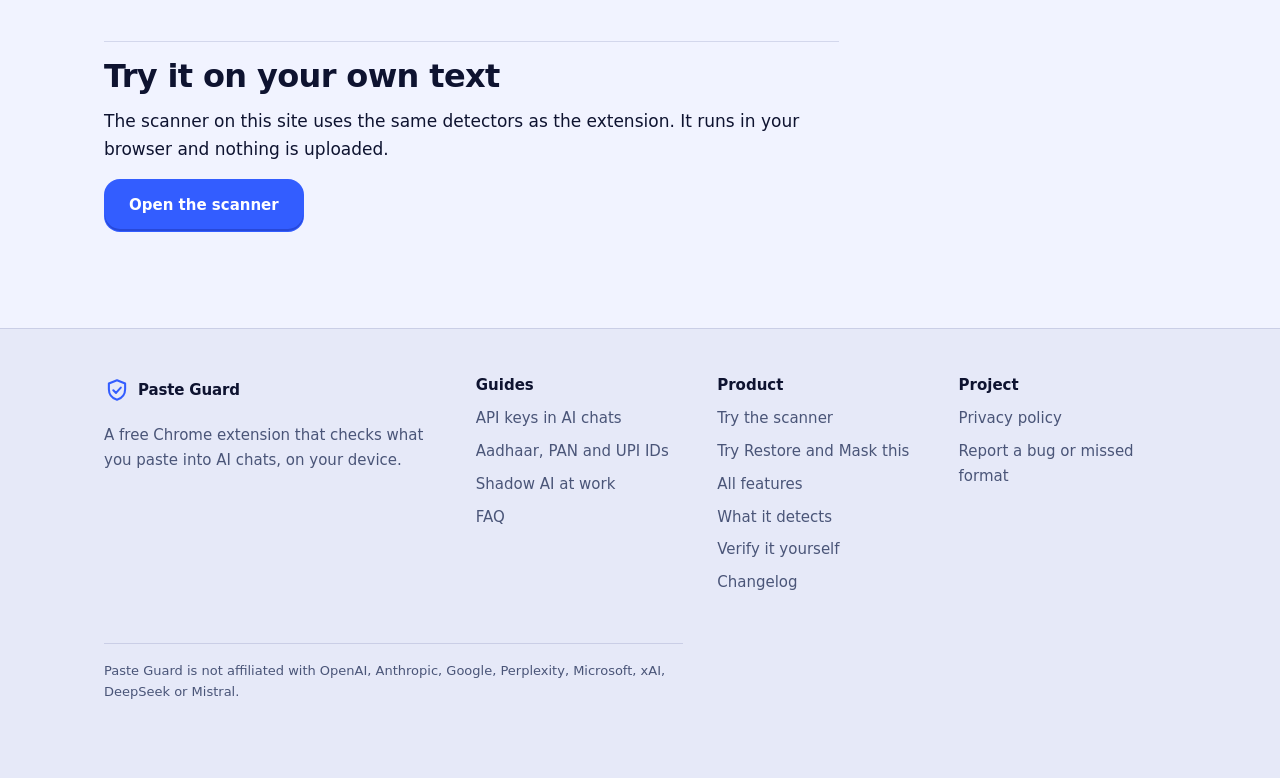
<file: how-to-avoid-pasting-api-keys-into-ai-chats.html>
<!doctype html>
<html lang="en">
<head>
<meta charset="utf-8">
<meta name="viewport" content="width=device-width, initial-scale=1">
<title>How to avoid pasting API keys into AI chats | Paste Guard</title>
<meta name="description" content="What API keys look like, how they end up in AI chats, the habits that prevent it, what to do if one leaks, and where Paste Guard helps and cannot.">
<link rel="canonical" href="https://RakshitKhajuria.github.io/paste-guard/how-to-avoid-pasting-api-keys-into-ai-chats.html">
<meta property="og:type" content="website">
<meta property="og:site_name" content="Paste Guard">
<meta property="og:title" content="How to avoid pasting API keys into AI chats | Paste Guard">
<meta property="og:description" content="What API keys look like, how they end up in AI chats, the habits that prevent it, what to do if one leaks, and where Paste Guard helps and cannot.">
<meta property="og:url" content="https://RakshitKhajuria.github.io/paste-guard/how-to-avoid-pasting-api-keys-into-ai-chats.html">
<meta property="og:image" content="https://RakshitKhajuria.github.io/paste-guard/social-preview.png">
<meta property="og:image:alt" content="Paste Guard: an email and an API key in a paste are replaced with numbered placeholders before they reach an AI chat.">
<meta name="twitter:card" content="summary_large_image">
<meta name="twitter:title" content="How to avoid pasting API keys into AI chats | Paste Guard">
<meta name="twitter:description" content="What API keys look like, how they end up in AI chats, the habits that prevent it, what to do if one leaks, and where Paste Guard helps and cannot.">
<meta name="twitter:image" content="https://RakshitKhajuria.github.io/paste-guard/social-preview.png">
<meta name="theme-color" content="#f1f3ff" media="(prefers-color-scheme: light)">
<meta name="theme-color" content="#0a0d1c" media="(prefers-color-scheme: dark)">
<link rel="icon" type="image/png" href="favicon.png">
<link rel="apple-touch-icon" href="apple-touch-icon.png">
<link rel="stylesheet" href="style.css">


</head>
<body>
<a class="skip" href="#main">Skip to content</a>
<div class="progress" aria-hidden="true"></div>
<header class="site-head">
  <div class="wrap">
    <nav aria-label="Main">
      <a class="brand" href="index.html"><svg class="logo" viewBox="0 0 24 24" fill="none" stroke="currentColor" stroke-width="1.9" stroke-linecap="round" stroke-linejoin="round" aria-hidden="true"><path d="M12 3l7.5 3v5.2c0 4.6-3.1 8.3-7.5 9.8-4.4-1.5-7.5-5.2-7.5-9.8V6L12 3z"/><path d="M8.6 12.2l2.5 2.5 4.4-4.9"/></svg><span>Paste Guard</span></a>
      <ul class="links"><li><a href="tour.html">Interactive tour</a></li><li><a href="try.html">Try it</a></li><li><a href="try-restore.html">Try Restore</a></li><li><a href="features.html">Features</a></li><li><a href="what-it-detects.html">What it detects</a></li><li><a href="faq.html">FAQ</a></li><li><a href="index.html#verify">Verify it</a></li><li><a href="privacy.html">Privacy</a></li></ul>
      <details class="menu">
        <summary>Menu</summary>
        <ul><li><a href="tour.html">Interactive tour</a></li><li><a href="try.html">Try it</a></li><li><a href="try-restore.html">Try Restore</a></li><li><a href="features.html">Features</a></li><li><a href="what-it-detects.html">What it detects</a></li><li><a href="faq.html">FAQ</a></li><li><a href="index.html#verify">Verify it</a></li><li><a href="privacy.html">Privacy</a></li></ul>
      </details>
    </nav>
  </div>
</header>
<main id="main" class="reading">
<div class="wrap read-grid">
<nav class="toc" aria-label="On this page"><h2 id="on-this-page">On this page</h2><ol><li><a href="#what-an-api-key-looks-like">What an API key looks like</a></li><li><a href="#why-keys-end-up-in-ai-chats">Why keys end up in AI chats</a></li><li><a href="#habits-that-prevent-most-leaks">Habits that prevent most leaks</a></li><li><a href="#if-a-key-was-pasted">If a key was pasted</a></li><li><a href="#where-paste-guard-helps">Where Paste Guard helps</a></li><li><a href="#where-it-cannot-help">Where it cannot help</a></li><li><a href="#try">Try the scanner</a></li></ol></nav>
<article class="read">
<h1>How to avoid pasting API keys into AI chats</h1>
<p class="summary">An API key is a password for software. If one ends up in a chat window, treat it as exposed and replace it. This guide explains what keys look like, how they end up in pastes, the habits that prevent it, and what to do when one slips through.</p>
<h2 id="what-an-api-key-looks-like">What an API key looks like</h2>
<p>Most providers issue keys as one long string of letters and digits. Many start with a short, recognisable prefix so the provider (and secret scanners) can tell what the string is. A cloud access key might start with four capital letters and continue with sixteen more characters. A source-hosting token might start with a short word and an underscore. A payment key often says whether it is a test key or a live key right in the prefix.</p>
<p>Some secrets have no prefix at all. A cloud secret access key, a database password or a signing secret is often just a random-looking string. These usually appear next to a label such as <code>secret</code>, <code>token</code>, <code>password</code> or <code>api_key</code>, followed by a colon or an equals sign. That label is often the only clue.</p>
<p>Two other things carry secrets and are easy to miss: connection strings that contain a password (<code>user:password@host</code>), and private key blocks that begin with a line of dashes and the words <code>PRIVATE KEY</code>.</p>
<h2 id="why-keys-end-up-in-ai-chats">Why keys end up in AI chats</h2>
<p>Nobody pastes a key on purpose. It happens because the useful thing to paste is something else, and the key rides along:</p>
<ul><li><strong>Error logs and stack traces.</strong> A request dump or a failing command often prints headers, including an authorization header.</li><li><strong>Config files.</strong> Asking &quot;why does this fail?&quot; with a whole <code>.env</code>, YAML or JSON file pasted in.</li><li><strong>Shell history and curl commands.</strong> A command copied from a terminal with a token in it.</li><li><strong>Code with a hard-coded key.</strong> Fine on a laptop, risky the moment it is copied elsewhere.</li><li><strong>Screenshots of terminals or dashboards</strong>, which no text tool can read for you.</li></ul>
<h2 id="habits-that-prevent-most-leaks">Habits that prevent most leaks</h2>
<ol><li><strong>Keep secrets out of code.</strong> Load them from environment variables or a secrets manager, so a pasted file does not contain them.</li><li><strong>Trim before you paste.</strong> Paste the failing function and the error line, not the whole file or the whole log.</li><li><strong>Replace values by hand when in doubt.</strong> Swap the real value for <code>YOUR_API_KEY</code> yourself. The model rarely needs the real one.</li><li><strong>Use narrow keys.</strong> A key limited to one project, one action and a short life does less damage when it leaks.</li><li><strong>Use separate test keys</strong> for experiments, so a test key in a chat is a small problem.</li><li><strong>Do not rely on memory.</strong> Add a check at the point of pasting, which is where mistakes happen.</li></ol>
<h2 id="if-a-key-was-pasted">If a key was pasted</h2>
<p>Assume it is compromised, even if the chat is private. The steps are the same for nearly every provider:</p>
<ol><li><strong>Revoke or rotate the key</strong> in the provider's dashboard. Rotation matters more than deleting the chat.</li><li><strong>Create a replacement</strong> and update the places that use it.</li><li><strong>Check the usage log</strong> for the key, if the provider offers one, for calls you do not recognise.</li><li><strong>Check where else it was copied</strong>: commits, tickets, shared documents, other chats.</li><li><strong>If the key was in a commit</strong>, rotating it is still required. Rewriting history does not undo copies.</li></ol>
<p>Do this first and delete the conversation second.</p>
<h2 id="where-paste-guard-helps">Where Paste Guard helps</h2>
<p>Paste Guard is a Chrome extension that looks at text at the moment you paste it into a supported AI chat site. If it finds something that looks like a key, token, private key block or password in a connection string, it pauses the paste and offers three choices: paste a masked version (the key becomes a tag such as <code>[API_KEY_1]</code>), paste anyway, or cancel. The check happens on your device and nothing is sent anywhere, which you can verify in the browser's Network tab.</p>
<p>It recognises the prefixes used by many common providers, labelled secrets such as <code>secret: ...</code>, private key blocks and connection strings with passwords. You can see the full list on the <a href="what-it-detects.html">What it detects</a> page.</p>
<h2 id="where-it-cannot-help">Where it cannot help</h2>
<ul><li><strong>Unlabelled random strings.</strong> A secret with no known prefix and no label looks like any other random text, so it can be missed.</li><li><strong>New or unusual formats.</strong> It matches patterns it knows. A provider's brand-new format may not be known yet.</li><li><strong>Screenshots and images.</strong> It reads text, not pictures.</li><li><strong>Typing, drag and drop, and unsupported sites.</strong> It watches pastes on the listed sites only.</li><li><strong>Keys already pasted.</strong> It cannot take anything back.</li></ul>
<aside class="note-box">Paste Guard is a safety net, not a guarantee. It does not replace good habits, and it is not legal or compliance advice. If your organisation has rules about AI tools, follow those first.</aside>
<p>If it misses a format, you can email <a href="mailto:rkhajuira12345@gmail.com">rkhajuira12345@gmail.com</a> using made-up samples only. Never send a real secret.</p>

<aside class="cta-box"><h2 id="try">Try it on your own text</h2><p>The scanner on this site uses the same detectors as the extension. It runs in your browser and nothing is uploaded.</p><p><a class="btn primary" href="try.html">Open the scanner</a></p></aside>
</article>
</div>
</main>
<footer class="site-foot">
  <div class="wrap">
    <div class="foot-grid">
      <div class="foot-brand"><a class="brand" href="index.html"><svg class="logo" viewBox="0 0 24 24" fill="none" stroke="currentColor" stroke-width="1.9" stroke-linecap="round" stroke-linejoin="round" aria-hidden="true"><path d="M12 3l7.5 3v5.2c0 4.6-3.1 8.3-7.5 9.8-4.4-1.5-7.5-5.2-7.5-9.8V6L12 3z"/><path d="M8.6 12.2l2.5 2.5 4.4-4.9"/></svg><span>Paste Guard</span></a><p>A free Chrome extension that checks what you paste into AI chats, on your device.</p></div>
      <nav aria-label="Guides"><h2>Guides</h2><ul><li><a href="how-to-avoid-pasting-api-keys-into-ai-chats.html">API keys in AI chats</a></li><li><a href="aadhaar-pan-upi-in-ai-chats.html">Aadhaar, PAN and UPI IDs</a></li><li><a href="shadow-ai-at-work.html">Shadow AI at work</a></li><li><a href="faq.html">FAQ</a></li></ul></nav>
      <nav aria-label="Product"><h2>Product</h2><ul><li><a href="try.html">Try the scanner</a></li><li><a href="try-restore.html">Try Restore and Mask this</a></li><li><a href="features.html">All features</a></li><li><a href="what-it-detects.html">What it detects</a></li><li><a href="index.html#verify">Verify it yourself</a></li><li><a href="changelog.html">Changelog</a></li></ul></nav>
      <nav aria-label="Project"><h2>Project</h2><ul><li><a href="privacy.html">Privacy policy</a></li><li><a href="mailto:rkhajuira12345@gmail.com">Report a bug or missed format</a></li></ul></nav>
    </div>
    <p class="fine">Paste Guard is not affiliated with OpenAI, Anthropic, Google, Perplexity, Microsoft, xAI, DeepSeek or Mistral.</p>
  </div>
</footer>
</body>
</html>
</file>
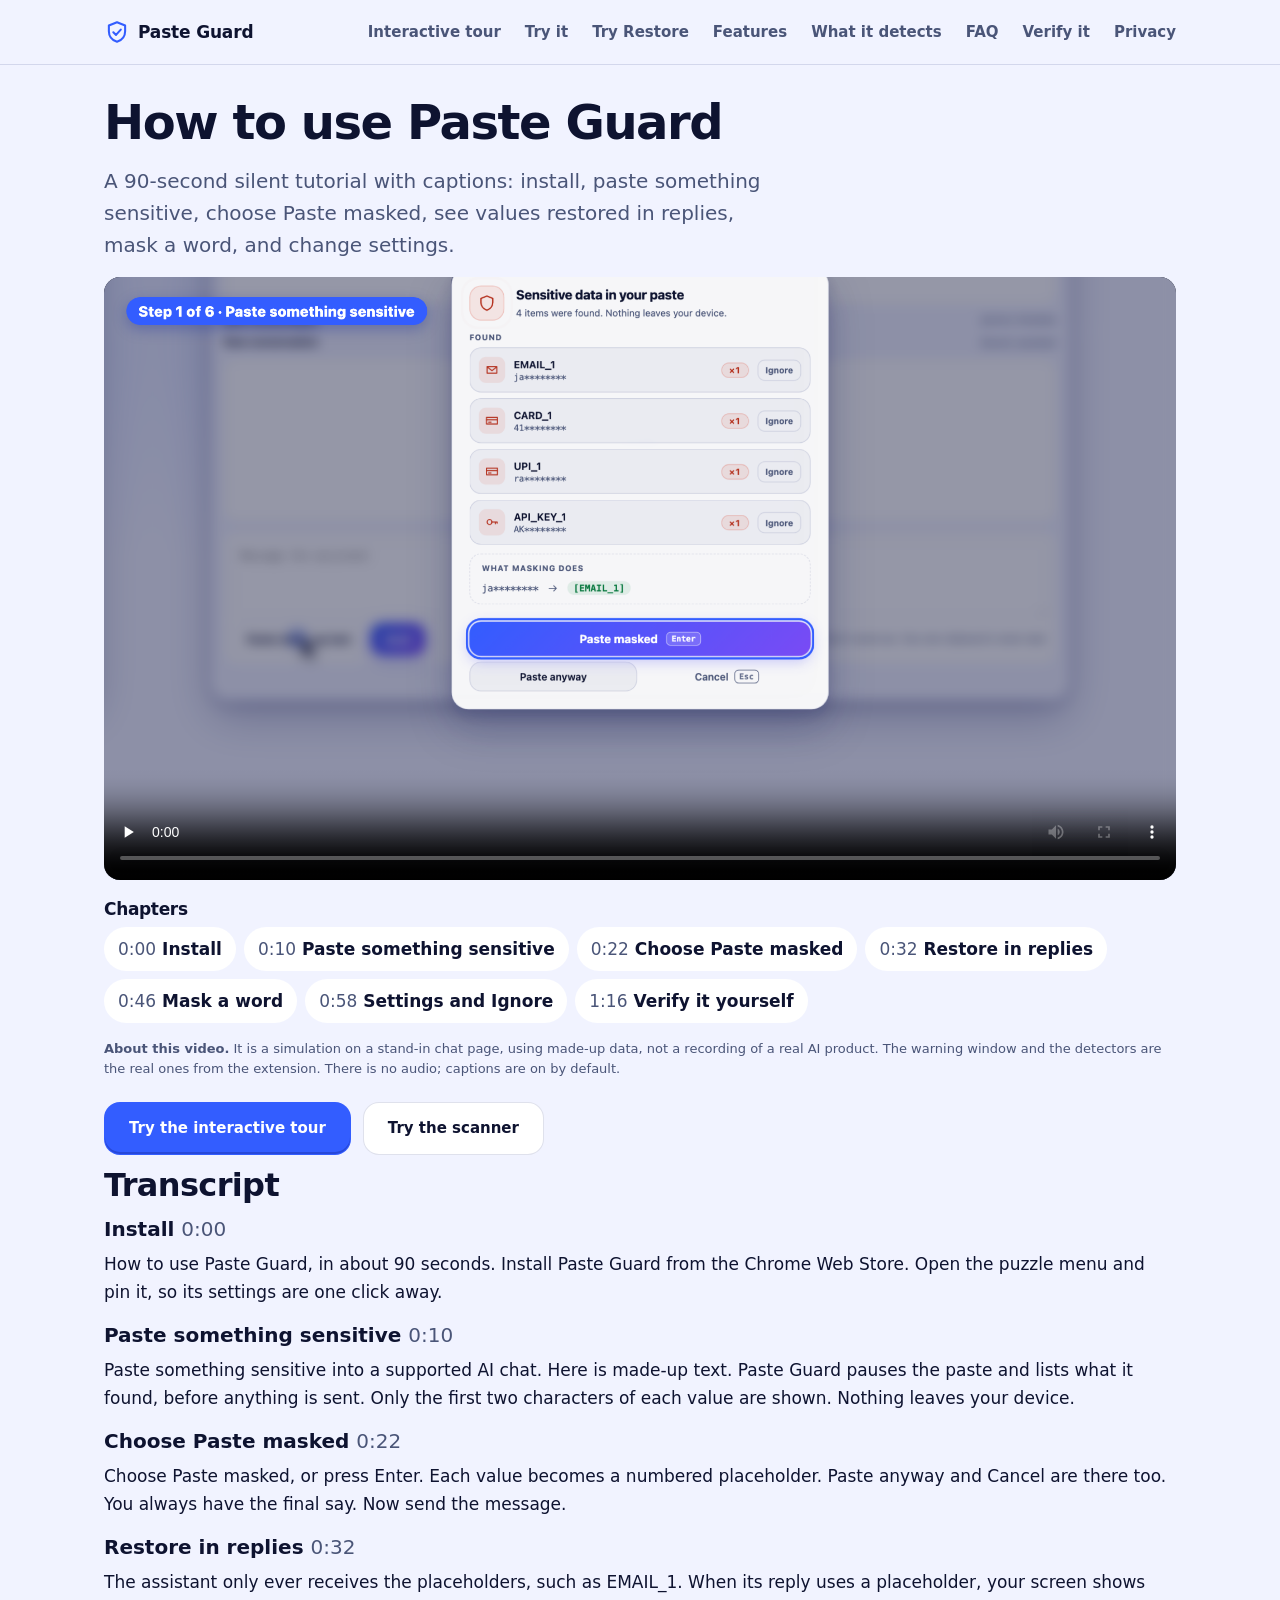
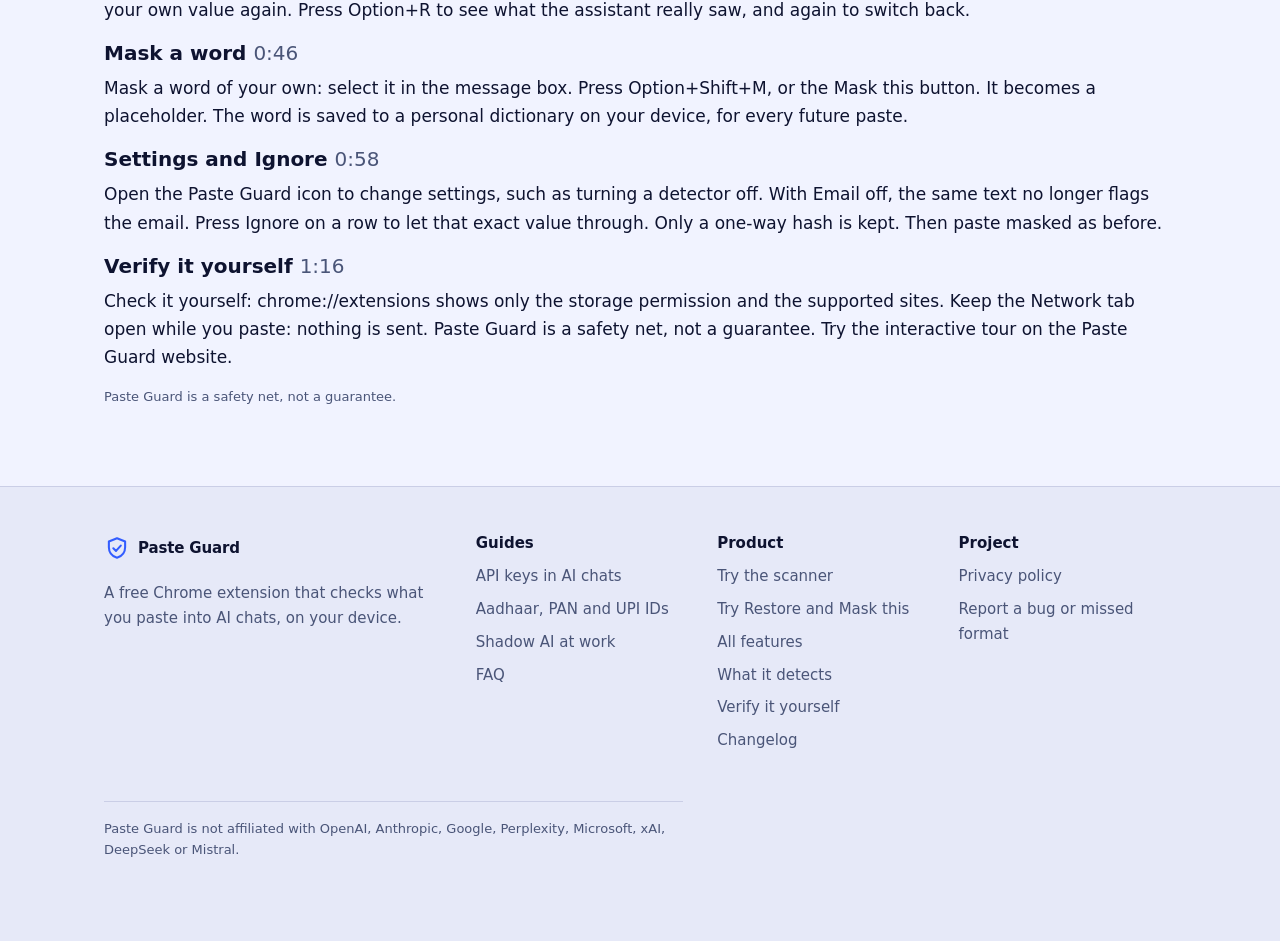
<file: how-to.html>
<!doctype html>
<html lang="en">
<head>
<meta charset="utf-8">
<meta name="viewport" content="width=device-width, initial-scale=1">
<title>How to use Paste Guard | Paste Guard</title>
<meta name="description" content="A short silent tutorial with captions and chapters: install, paste, choose Paste masked, restore in replies, mask a word, settings and Ignore, and how to verify it yourself.">
<link rel="canonical" href="https://RakshitKhajuria.github.io/paste-guard/how-to.html">
<meta property="og:type" content="website">
<meta property="og:site_name" content="Paste Guard">
<meta property="og:title" content="How to use Paste Guard | Paste Guard">
<meta property="og:description" content="A short silent tutorial with captions and chapters: install, paste, choose Paste masked, restore in replies, mask a word, settings and Ignore, and how to verify it yourself.">
<meta property="og:url" content="https://RakshitKhajuria.github.io/paste-guard/how-to.html">
<meta property="og:image" content="https://RakshitKhajuria.github.io/paste-guard/social-preview.png">
<meta property="og:image:alt" content="Paste Guard: an email and an API key in a paste are replaced with numbered placeholders before they reach an AI chat.">
<meta name="twitter:card" content="summary_large_image">
<meta name="twitter:title" content="How to use Paste Guard | Paste Guard">
<meta name="twitter:description" content="A short silent tutorial with captions and chapters: install, paste, choose Paste masked, restore in replies, mask a word, settings and Ignore, and how to verify it yourself.">
<meta name="twitter:image" content="https://RakshitKhajuria.github.io/paste-guard/social-preview.png">
<meta name="theme-color" content="#f1f3ff" media="(prefers-color-scheme: light)">
<meta name="theme-color" content="#0a0d1c" media="(prefers-color-scheme: dark)">
<link rel="icon" type="image/png" href="favicon.png">
<link rel="apple-touch-icon" href="apple-touch-icon.png">
<link rel="stylesheet" href="style.css">

<script defer src="howto.js"></script>
</head>
<body>
<a class="skip" href="#main">Skip to content</a>
<header class="site-head">
  <div class="wrap">
    <nav aria-label="Main">
      <a class="brand" href="index.html"><svg class="logo" viewBox="0 0 24 24" fill="none" stroke="currentColor" stroke-width="1.9" stroke-linecap="round" stroke-linejoin="round" aria-hidden="true"><path d="M12 3l7.5 3v5.2c0 4.6-3.1 8.3-7.5 9.8-4.4-1.5-7.5-5.2-7.5-9.8V6L12 3z"/><path d="M8.6 12.2l2.5 2.5 4.4-4.9"/></svg><span>Paste Guard</span></a>
      <ul class="links"><li><a href="tour.html">Interactive tour</a></li><li><a href="try.html">Try it</a></li><li><a href="try-restore.html">Try Restore</a></li><li><a href="features.html">Features</a></li><li><a href="what-it-detects.html">What it detects</a></li><li><a href="faq.html">FAQ</a></li><li><a href="index.html#verify">Verify it</a></li><li><a href="privacy.html">Privacy</a></li></ul>
      <details class="menu">
        <summary>Menu</summary>
        <ul><li><a href="tour.html">Interactive tour</a></li><li><a href="try.html">Try it</a></li><li><a href="try-restore.html">Try Restore</a></li><li><a href="features.html">Features</a></li><li><a href="what-it-detects.html">What it detects</a></li><li><a href="faq.html">FAQ</a></li><li><a href="index.html#verify">Verify it</a></li><li><a href="privacy.html">Privacy</a></li></ul>
      </details>
    </nav>
  </div>
</header>
<main id="main" class="reading">
<div class="wrap">

<h1>How to use Paste Guard</h1>
<p class="lede">A 90-second silent tutorial with captions: install, paste something sensitive, choose Paste masked, see values restored in replies, mask a word, and change settings.</p>
<div class="howto">
  <video id="howVideo" controls preload="none" playsinline poster="how-to-poster.png" width="1920" height="1080" aria-describedby="howNote">
    <source src="how-to.mp4" type="video/mp4"><source src="how-to.webm" type="video/webm">
    <track kind="captions" src="how-to.vtt" srclang="en" label="English captions" default>
    Your browser cannot play this video. The transcript below has the same steps.
  </video>
  <nav aria-label="Chapters"><h2 class="chap-h">Chapters</h2><ol class="chaps"><li><button type="button" class="chap" data-t="0.0"><span class="chap-t">0:00</span> Install</button></li><li><button type="button" class="chap" data-t="10.0"><span class="chap-t">0:10</span> Paste something sensitive</button></li><li><button type="button" class="chap" data-t="22.0"><span class="chap-t">0:22</span> Choose Paste masked</button></li><li><button type="button" class="chap" data-t="32.0"><span class="chap-t">0:32</span> Restore in replies</button></li><li><button type="button" class="chap" data-t="46.0"><span class="chap-t">0:46</span> Mask a word</button></li><li><button type="button" class="chap" data-t="58.0"><span class="chap-t">0:58</span> Settings and Ignore</button></li><li><button type="button" class="chap" data-t="76.0"><span class="chap-t">1:16</span> Verify it yourself</button></li></ol></nav>
</div>
<p class="note" id="howNote"><strong>About this video.</strong> It is a simulation on a stand-in chat page, using made-up data, not a recording of a real AI product. The warning window and the detectors are the real ones from the extension. There is no audio; captions are on by default.</p>
<p class="actions"><a class="btn primary" href="tour.html">Try the interactive tour</a> <a class="btn quiet" href="try.html">Try the scanner</a></p>
<h2 id="transcript">Transcript</h2>
<h3>Install <span class="chap-t">0:00</span></h3><p>How to use Paste Guard, in about 90 seconds. Install Paste Guard from the Chrome Web Store. Open the puzzle menu and pin it, so its settings are one click away.</p>
<h3>Paste something sensitive <span class="chap-t">0:10</span></h3><p>Paste something sensitive into a supported AI chat. Here is made-up text. Paste Guard pauses the paste and lists what it found, before anything is sent. Only the first two characters of each value are shown. Nothing leaves your device.</p>
<h3>Choose Paste masked <span class="chap-t">0:22</span></h3><p>Choose Paste masked, or press Enter. Each value becomes a numbered placeholder. Paste anyway and Cancel are there too. You always have the final say. Now send the message.</p>
<h3>Restore in replies <span class="chap-t">0:32</span></h3><p>The assistant only ever receives the placeholders, such as EMAIL_1. When its reply uses a placeholder, your screen shows your own value again. Press Option+R to see what the assistant really saw, and again to switch back.</p>
<h3>Mask a word <span class="chap-t">0:46</span></h3><p>Mask a word of your own: select it in the message box. Press Option+Shift+M, or the Mask this button. It becomes a placeholder. The word is saved to a personal dictionary on your device, for every future paste.</p>
<h3>Settings and Ignore <span class="chap-t">0:58</span></h3><p>Open the Paste Guard icon to change settings, such as turning a detector off. With Email off, the same text no longer flags the email. Press Ignore on a row to let that exact value through. Only a one-way hash is kept. Then paste masked as before.</p>
<h3>Verify it yourself <span class="chap-t">1:16</span></h3><p>Check it yourself: chrome://extensions shows only the storage permission and the supported sites. Keep the Network tab open while you paste: nothing is sent. Paste Guard is a safety net, not a guarantee. Try the interactive tour on the Paste Guard website.</p>
<p class="note">Paste Guard is a safety net, not a guarantee.</p>
</div>
</main>
<footer class="site-foot">
  <div class="wrap">
    <div class="foot-grid">
      <div class="foot-brand"><a class="brand" href="index.html"><svg class="logo" viewBox="0 0 24 24" fill="none" stroke="currentColor" stroke-width="1.9" stroke-linecap="round" stroke-linejoin="round" aria-hidden="true"><path d="M12 3l7.5 3v5.2c0 4.6-3.1 8.3-7.5 9.8-4.4-1.5-7.5-5.2-7.5-9.8V6L12 3z"/><path d="M8.6 12.2l2.5 2.5 4.4-4.9"/></svg><span>Paste Guard</span></a><p>A free Chrome extension that checks what you paste into AI chats, on your device.</p></div>
      <nav aria-label="Guides"><h2>Guides</h2><ul><li><a href="how-to-avoid-pasting-api-keys-into-ai-chats.html">API keys in AI chats</a></li><li><a href="aadhaar-pan-upi-in-ai-chats.html">Aadhaar, PAN and UPI IDs</a></li><li><a href="shadow-ai-at-work.html">Shadow AI at work</a></li><li><a href="faq.html">FAQ</a></li></ul></nav>
      <nav aria-label="Product"><h2>Product</h2><ul><li><a href="try.html">Try the scanner</a></li><li><a href="try-restore.html">Try Restore and Mask this</a></li><li><a href="features.html">All features</a></li><li><a href="what-it-detects.html">What it detects</a></li><li><a href="index.html#verify">Verify it yourself</a></li><li><a href="changelog.html">Changelog</a></li></ul></nav>
      <nav aria-label="Project"><h2>Project</h2><ul><li><a href="privacy.html">Privacy policy</a></li><li><a href="mailto:rkhajuira12345@gmail.com">Report a bug or missed format</a></li></ul></nav>
    </div>
    <p class="fine">Paste Guard is not affiliated with OpenAI, Anthropic, Google, Perplexity, Microsoft, xAI, DeepSeek or Mistral.</p>
  </div>
</footer>
</body>
</html>
</file>
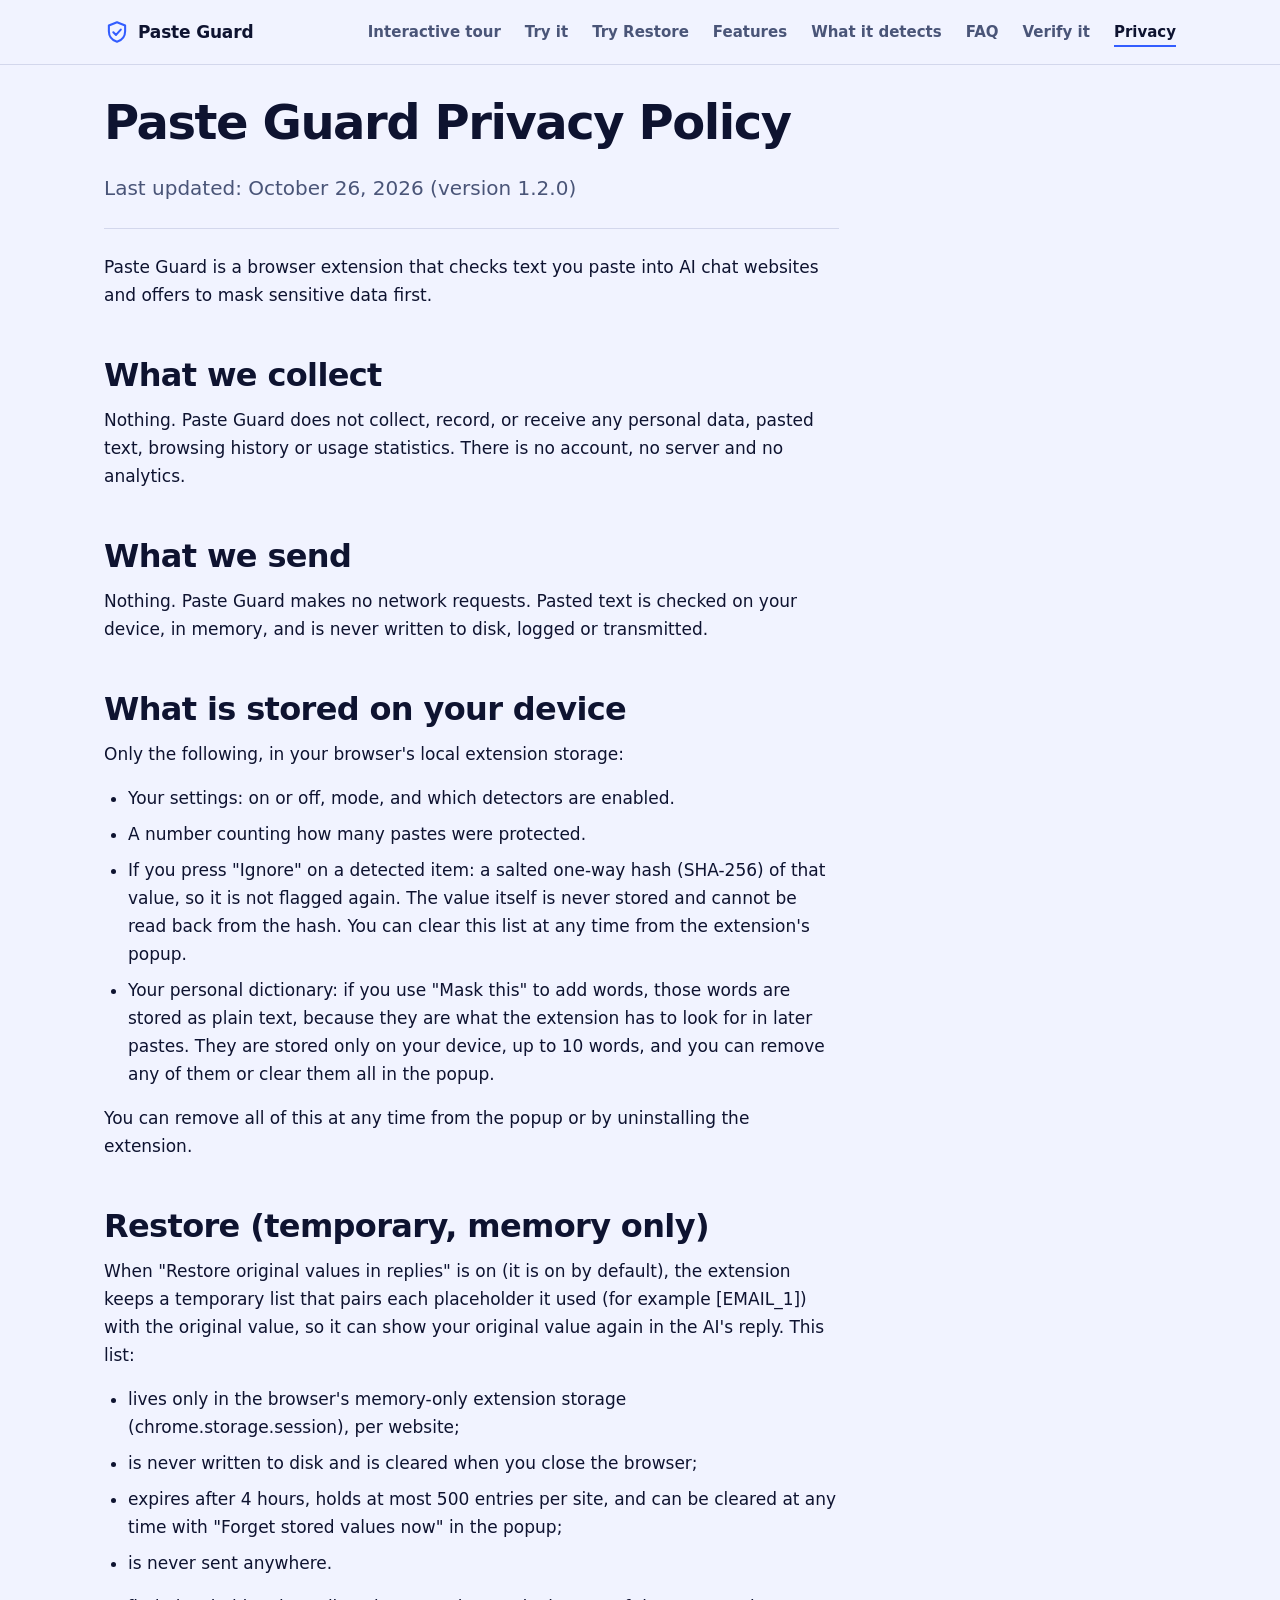
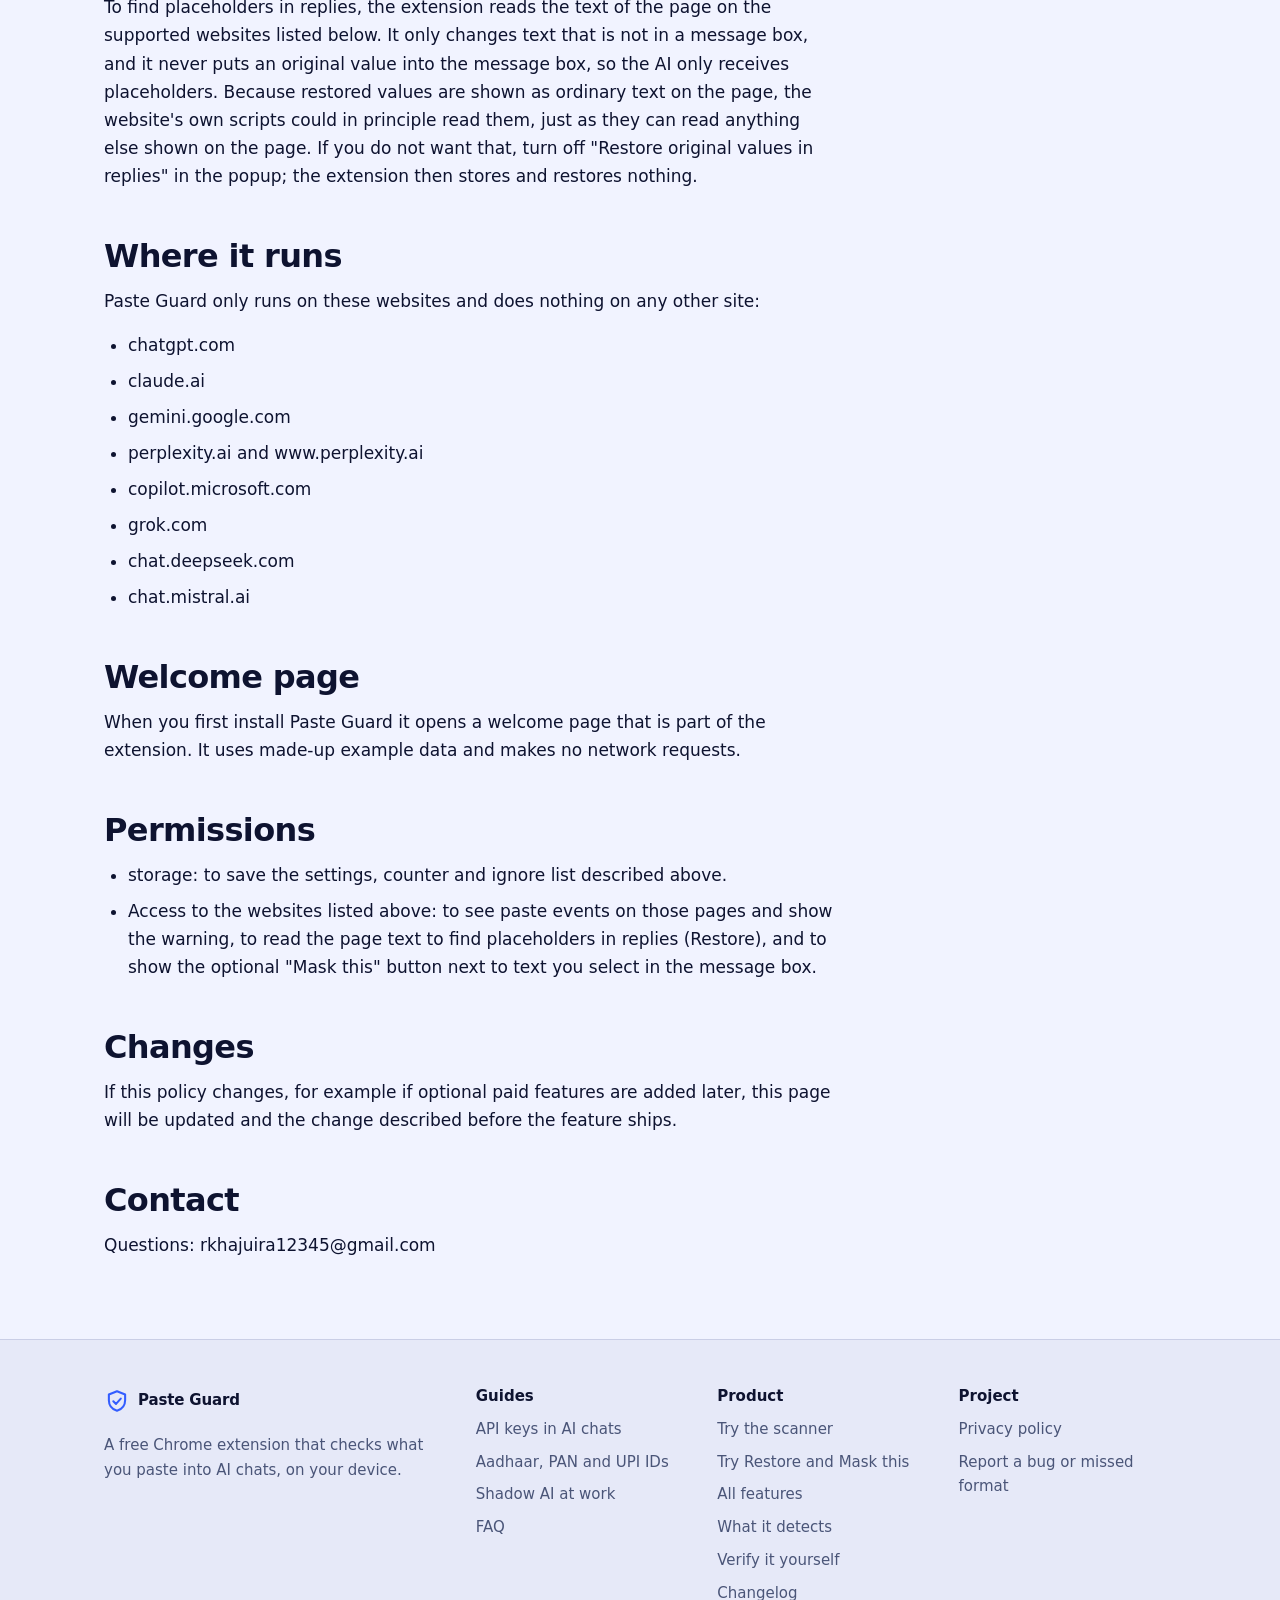
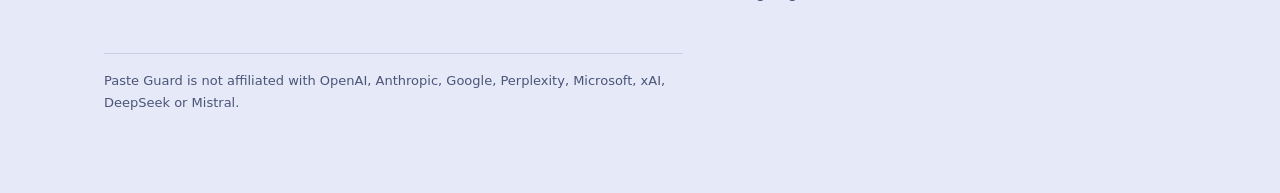
<file: privacy.html>
<!doctype html>
<html lang="en">
<head>
<meta charset="utf-8">
<meta name="viewport" content="width=device-width, initial-scale=1">
<title>Paste Guard Privacy Policy | Paste Guard</title>
<meta name="description" content="Paste Guard collects nothing. What the extension reads, what it stores on your device, and what it never does.">
<link rel="canonical" href="https://RakshitKhajuria.github.io/paste-guard/privacy.html">
<meta property="og:type" content="website">
<meta property="og:site_name" content="Paste Guard">
<meta property="og:title" content="Paste Guard Privacy Policy | Paste Guard">
<meta property="og:description" content="Paste Guard collects nothing. What the extension reads, what it stores on your device, and what it never does.">
<meta property="og:url" content="https://RakshitKhajuria.github.io/paste-guard/privacy.html">
<meta property="og:image" content="https://RakshitKhajuria.github.io/paste-guard/social-preview.png">
<meta property="og:image:alt" content="Paste Guard: an email and an API key in a paste are replaced with numbered placeholders before they reach an AI chat.">
<meta name="twitter:card" content="summary_large_image">
<meta name="twitter:title" content="Paste Guard Privacy Policy | Paste Guard">
<meta name="twitter:description" content="Paste Guard collects nothing. What the extension reads, what it stores on your device, and what it never does.">
<meta name="twitter:image" content="https://RakshitKhajuria.github.io/paste-guard/social-preview.png">
<meta name="theme-color" content="#f1f3ff" media="(prefers-color-scheme: light)">
<meta name="theme-color" content="#0a0d1c" media="(prefers-color-scheme: dark)">
<link rel="icon" type="image/png" href="favicon.png">
<link rel="apple-touch-icon" href="apple-touch-icon.png">
<link rel="stylesheet" href="style.css">


</head>
<body>
<a class="skip" href="#main">Skip to content</a>
<header class="site-head">
  <div class="wrap">
    <nav aria-label="Main">
      <a class="brand" href="index.html"><svg class="logo" viewBox="0 0 24 24" fill="none" stroke="currentColor" stroke-width="1.9" stroke-linecap="round" stroke-linejoin="round" aria-hidden="true"><path d="M12 3l7.5 3v5.2c0 4.6-3.1 8.3-7.5 9.8-4.4-1.5-7.5-5.2-7.5-9.8V6L12 3z"/><path d="M8.6 12.2l2.5 2.5 4.4-4.9"/></svg><span>Paste Guard</span></a>
      <ul class="links"><li><a href="tour.html">Interactive tour</a></li><li><a href="try.html">Try it</a></li><li><a href="try-restore.html">Try Restore</a></li><li><a href="features.html">Features</a></li><li><a href="what-it-detects.html">What it detects</a></li><li><a href="faq.html">FAQ</a></li><li><a href="index.html#verify">Verify it</a></li><li><a href="privacy.html" aria-current="page">Privacy</a></li></ul>
      <details class="menu">
        <summary>Menu</summary>
        <ul><li><a href="tour.html">Interactive tour</a></li><li><a href="try.html">Try it</a></li><li><a href="try-restore.html">Try Restore</a></li><li><a href="features.html">Features</a></li><li><a href="what-it-detects.html">What it detects</a></li><li><a href="faq.html">FAQ</a></li><li><a href="index.html#verify">Verify it</a></li><li><a href="privacy.html" aria-current="page">Privacy</a></li></ul>
      </details>
    </nav>
  </div>
</header>
<main id="main" class="reading">
<div class="wrap">
<article class="read">
<h1>Paste Guard Privacy Policy</h1>
<p class="summary">Last updated: October 26, 2026 (version 1.2.0)</p>
<p>Paste Guard is a browser extension that checks text you paste into AI chat websites and offers to mask sensitive data first.</p>
<h2 id="what-we-collect">What we collect</h2>
<p>Nothing. Paste Guard does not collect, record, or receive any personal data, pasted text, browsing history or usage statistics. There is no account, no server and no analytics.</p>
<h2 id="what-we-send">What we send</h2>
<p>Nothing. Paste Guard makes no network requests. Pasted text is checked on your device, in memory, and is never written to disk, logged or transmitted.</p>
<h2 id="what-is-stored-on-your-device">What is stored on your device</h2>
<p>Only the following, in your browser's local extension storage:</p>
<ul><li>Your settings: on or off, mode, and which detectors are enabled.</li><li>A number counting how many pastes were protected.</li><li>If you press &quot;Ignore&quot; on a detected item: a salted one-way hash (SHA-256) of that value, so it is not flagged again. The value itself is never stored and cannot be read back from the hash. You can clear this list at any time from the extension's popup.</li><li>Your personal dictionary: if you use &quot;Mask this&quot; to add words, those words are stored as plain text, because they are what the extension has to look for in later pastes. They are stored only on your device, up to 10 words, and you can remove any of them or clear them all in the popup.</li></ul>
<p>You can remove all of this at any time from the popup or by uninstalling the extension.</p>
<h2 id="restore-temporary-memory-only">Restore (temporary, memory only)</h2>
<p>When &quot;Restore original values in replies&quot; is on (it is on by default), the extension keeps a temporary list that pairs each placeholder it used (for example [EMAIL_1]) with the original value, so it can show your original value again in the AI's reply. This list:</p>
<ul><li>lives only in the browser's memory-only extension storage (chrome.storage.session), per website;</li><li>is never written to disk and is cleared when you close the browser;</li><li>expires after 4 hours, holds at most 500 entries per site, and can be cleared at any time with &quot;Forget stored values now&quot; in the popup;</li><li>is never sent anywhere.</li></ul>
<p>To find placeholders in replies, the extension reads the text of the page on the supported websites listed below. It only changes text that is not in a message box, and it never puts an original value into the message box, so the AI only receives placeholders. Because restored values are shown as ordinary text on the page, the website's own scripts could in principle read them, just as they can read anything else shown on the page. If you do not want that, turn off &quot;Restore original values in replies&quot; in the popup; the extension then stores and restores nothing.</p>
<h2 id="where-it-runs">Where it runs</h2>
<p>Paste Guard only runs on these websites and does nothing on any other site:</p>
<ul><li>chatgpt.com</li><li>claude.ai</li><li>gemini.google.com</li><li>perplexity.ai and www.perplexity.ai</li><li>copilot.microsoft.com</li><li>grok.com</li><li>chat.deepseek.com</li><li>chat.mistral.ai</li></ul>
<h2 id="welcome-page">Welcome page</h2>
<p>When you first install Paste Guard it opens a welcome page that is part of the extension. It uses made-up example data and makes no network requests.</p>
<h2 id="permissions">Permissions</h2>
<ul><li>storage: to save the settings, counter and ignore list described above.</li><li>Access to the websites listed above: to see paste events on those pages and show the warning, to read the page text to find placeholders in replies (Restore), and to show the optional &quot;Mask this&quot; button next to text you select in the message box.</li></ul>
<h2 id="changes">Changes</h2>
<p>If this policy changes, for example if optional paid features are added later, this page will be updated and the change described before the feature ships.</p>
<h2 id="contact">Contact</h2>
<p>Questions: rkhajuira12345@gmail.com</p>
</article>
</div>
</main>
<footer class="site-foot">
  <div class="wrap">
    <div class="foot-grid">
      <div class="foot-brand"><a class="brand" href="index.html"><svg class="logo" viewBox="0 0 24 24" fill="none" stroke="currentColor" stroke-width="1.9" stroke-linecap="round" stroke-linejoin="round" aria-hidden="true"><path d="M12 3l7.5 3v5.2c0 4.6-3.1 8.3-7.5 9.8-4.4-1.5-7.5-5.2-7.5-9.8V6L12 3z"/><path d="M8.6 12.2l2.5 2.5 4.4-4.9"/></svg><span>Paste Guard</span></a><p>A free Chrome extension that checks what you paste into AI chats, on your device.</p></div>
      <nav aria-label="Guides"><h2>Guides</h2><ul><li><a href="how-to-avoid-pasting-api-keys-into-ai-chats.html">API keys in AI chats</a></li><li><a href="aadhaar-pan-upi-in-ai-chats.html">Aadhaar, PAN and UPI IDs</a></li><li><a href="shadow-ai-at-work.html">Shadow AI at work</a></li><li><a href="faq.html">FAQ</a></li></ul></nav>
      <nav aria-label="Product"><h2>Product</h2><ul><li><a href="try.html">Try the scanner</a></li><li><a href="try-restore.html">Try Restore and Mask this</a></li><li><a href="features.html">All features</a></li><li><a href="what-it-detects.html">What it detects</a></li><li><a href="index.html#verify">Verify it yourself</a></li><li><a href="changelog.html">Changelog</a></li></ul></nav>
      <nav aria-label="Project"><h2>Project</h2><ul><li><a href="privacy.html">Privacy policy</a></li><li><a href="mailto:rkhajuira12345@gmail.com">Report a bug or missed format</a></li></ul></nav>
    </div>
    <p class="fine">Paste Guard is not affiliated with OpenAI, Anthropic, Google, Perplexity, Microsoft, xAI, DeepSeek or Mistral.</p>
  </div>
</footer>
</body>
</html>
</file>
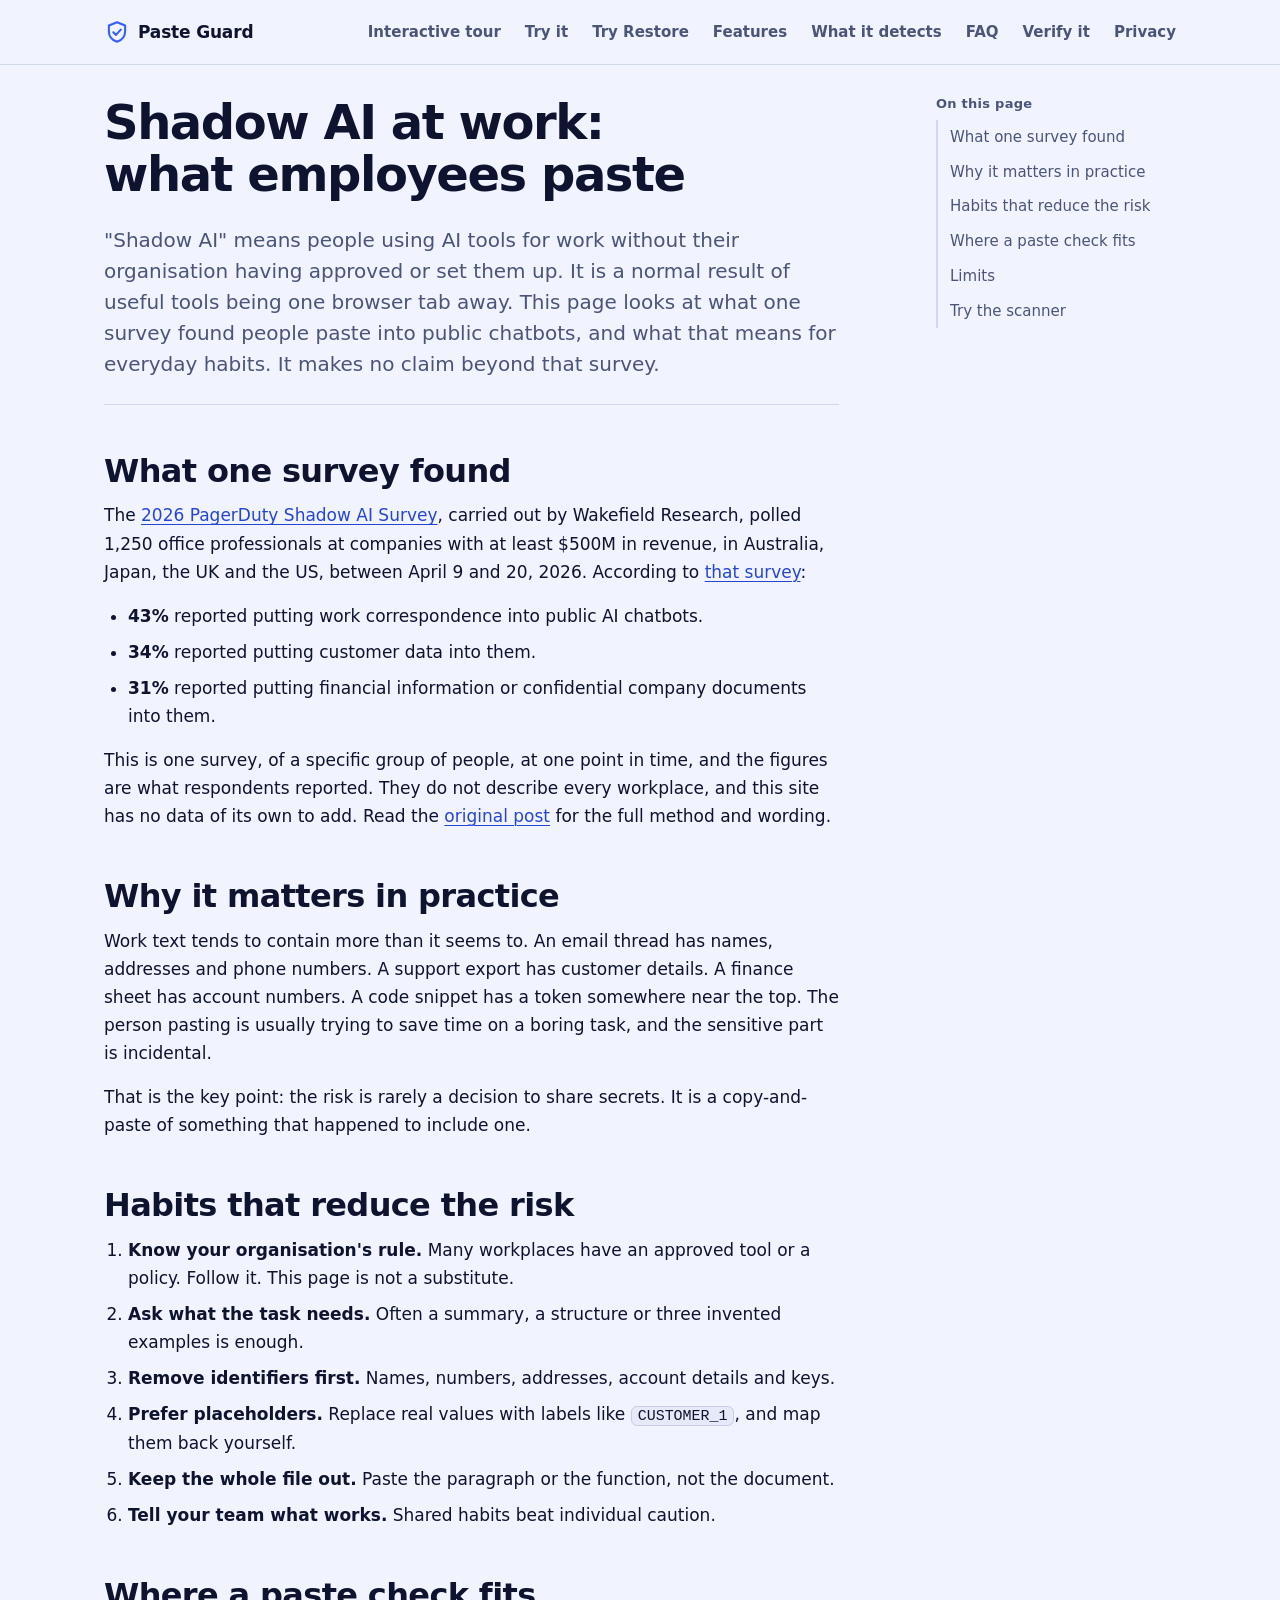
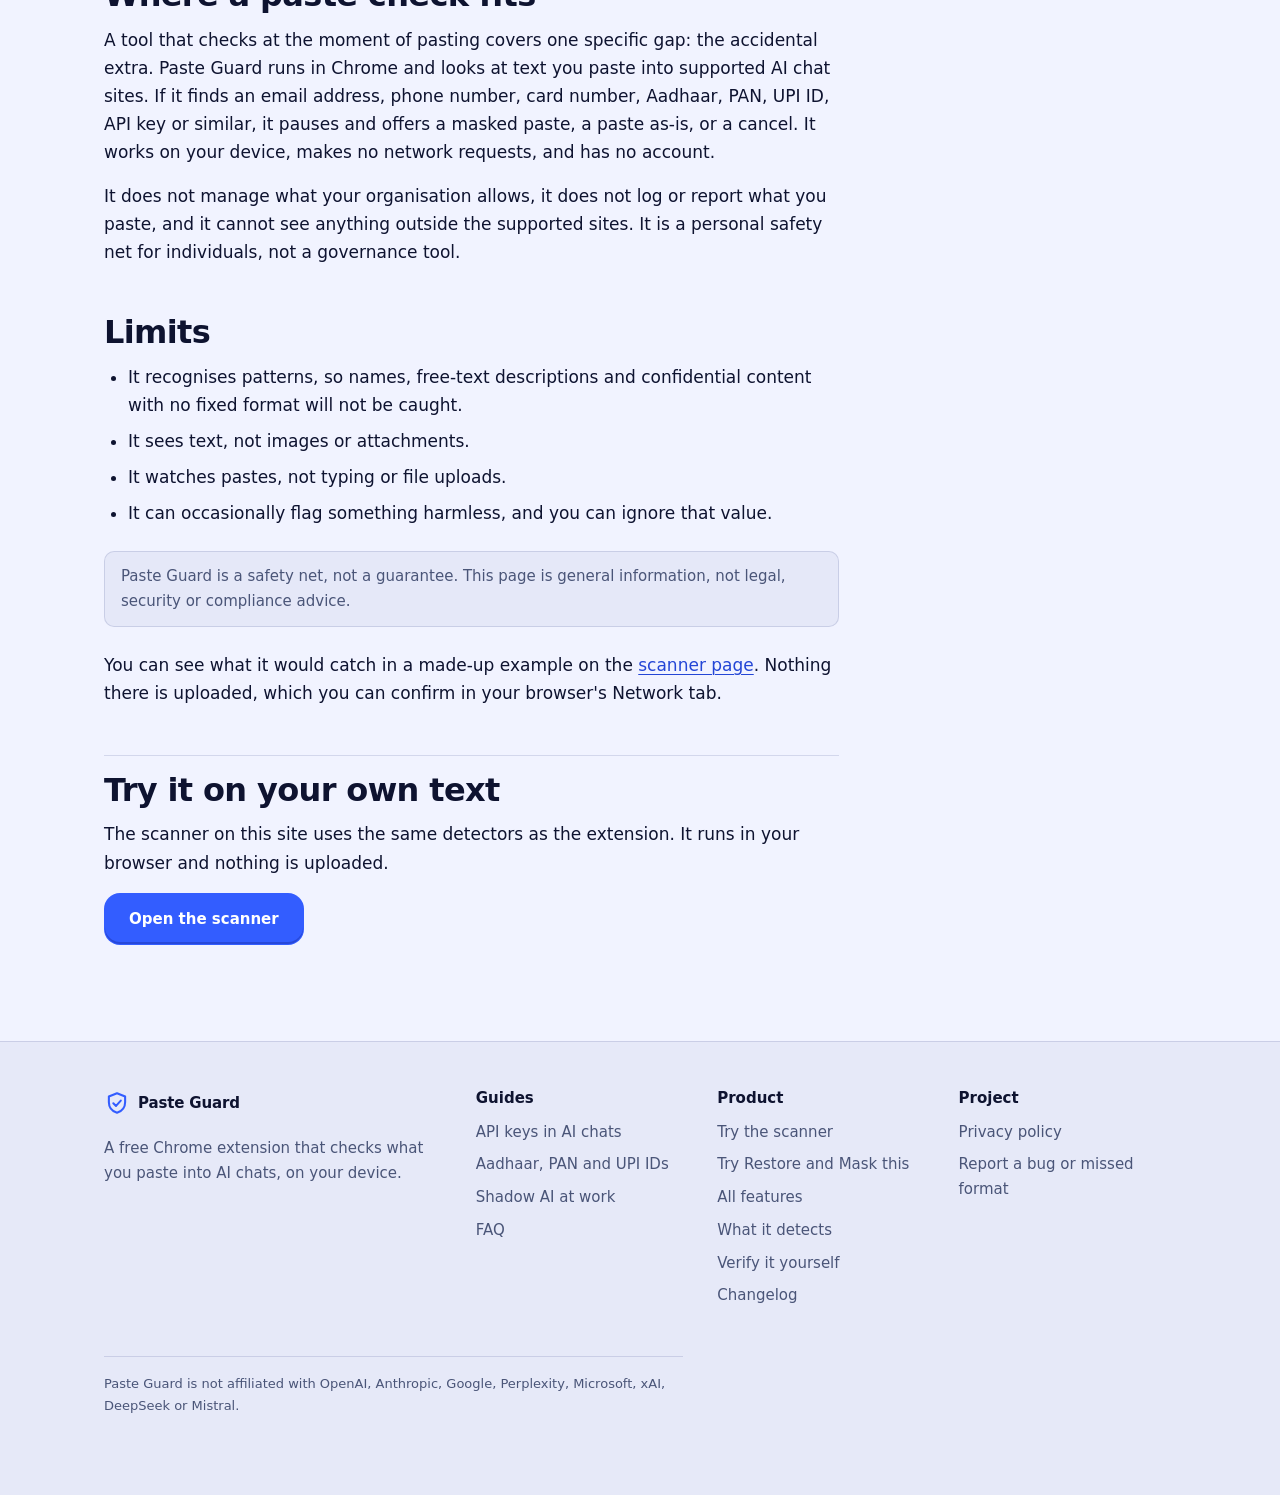
<file: shadow-ai-at-work.html>
<!doctype html>
<html lang="en">
<head>
<meta charset="utf-8">
<meta name="viewport" content="width=device-width, initial-scale=1">
<title>Shadow AI at work: what employees paste | Paste Guard</title>
<meta name="description" content="What one 2026 survey found office workers paste into public AI chatbots, and practical habits that reduce the risk.">
<link rel="canonical" href="https://RakshitKhajuria.github.io/paste-guard/shadow-ai-at-work.html">
<meta property="og:type" content="website">
<meta property="og:site_name" content="Paste Guard">
<meta property="og:title" content="Shadow AI at work: what employees paste | Paste Guard">
<meta property="og:description" content="What one 2026 survey found office workers paste into public AI chatbots, and practical habits that reduce the risk.">
<meta property="og:url" content="https://RakshitKhajuria.github.io/paste-guard/shadow-ai-at-work.html">
<meta property="og:image" content="https://RakshitKhajuria.github.io/paste-guard/social-preview.png">
<meta property="og:image:alt" content="Paste Guard: an email and an API key in a paste are replaced with numbered placeholders before they reach an AI chat.">
<meta name="twitter:card" content="summary_large_image">
<meta name="twitter:title" content="Shadow AI at work: what employees paste | Paste Guard">
<meta name="twitter:description" content="What one 2026 survey found office workers paste into public AI chatbots, and practical habits that reduce the risk.">
<meta name="twitter:image" content="https://RakshitKhajuria.github.io/paste-guard/social-preview.png">
<meta name="theme-color" content="#f1f3ff" media="(prefers-color-scheme: light)">
<meta name="theme-color" content="#0a0d1c" media="(prefers-color-scheme: dark)">
<link rel="icon" type="image/png" href="favicon.png">
<link rel="apple-touch-icon" href="apple-touch-icon.png">
<link rel="stylesheet" href="style.css">


</head>
<body>
<a class="skip" href="#main">Skip to content</a>
<div class="progress" aria-hidden="true"></div>
<header class="site-head">
  <div class="wrap">
    <nav aria-label="Main">
      <a class="brand" href="index.html"><svg class="logo" viewBox="0 0 24 24" fill="none" stroke="currentColor" stroke-width="1.9" stroke-linecap="round" stroke-linejoin="round" aria-hidden="true"><path d="M12 3l7.5 3v5.2c0 4.6-3.1 8.3-7.5 9.8-4.4-1.5-7.5-5.2-7.5-9.8V6L12 3z"/><path d="M8.6 12.2l2.5 2.5 4.4-4.9"/></svg><span>Paste Guard</span></a>
      <ul class="links"><li><a href="tour.html">Interactive tour</a></li><li><a href="try.html">Try it</a></li><li><a href="try-restore.html">Try Restore</a></li><li><a href="features.html">Features</a></li><li><a href="what-it-detects.html">What it detects</a></li><li><a href="faq.html">FAQ</a></li><li><a href="index.html#verify">Verify it</a></li><li><a href="privacy.html">Privacy</a></li></ul>
      <details class="menu">
        <summary>Menu</summary>
        <ul><li><a href="tour.html">Interactive tour</a></li><li><a href="try.html">Try it</a></li><li><a href="try-restore.html">Try Restore</a></li><li><a href="features.html">Features</a></li><li><a href="what-it-detects.html">What it detects</a></li><li><a href="faq.html">FAQ</a></li><li><a href="index.html#verify">Verify it</a></li><li><a href="privacy.html">Privacy</a></li></ul>
      </details>
    </nav>
  </div>
</header>
<main id="main" class="reading">
<div class="wrap read-grid">
<nav class="toc" aria-label="On this page"><h2 id="on-this-page">On this page</h2><ol><li><a href="#what-one-survey-found">What one survey found</a></li><li><a href="#why-it-matters-in-practice">Why it matters in practice</a></li><li><a href="#habits-that-reduce-the-risk">Habits that reduce the risk</a></li><li><a href="#where-a-paste-check-fits">Where a paste check fits</a></li><li><a href="#limits">Limits</a></li><li><a href="#try">Try the scanner</a></li></ol></nav>
<article class="read">
<h1>Shadow AI at work: what employees paste</h1>
<p class="summary">&quot;Shadow AI&quot; means people using AI tools for work without their organisation having approved or set them up. It is a normal result of useful tools being one browser tab away. This page looks at what one survey found people paste into public chatbots, and what that means for everyday habits. It makes no claim beyond that survey.</p>
<h2 id="what-one-survey-found">What one survey found</h2>
<p>The <a href="https://www.pagerduty.com/fr/blog/ai/shadow-ai-workplace-survey-2026/">2026 PagerDuty Shadow AI Survey</a>, carried out by Wakefield Research, polled 1,250 office professionals at companies with at least $500M in revenue, in Australia, Japan, the UK and the US, between April 9 and 20, 2026. According to <a href="https://www.pagerduty.com/fr/blog/ai/shadow-ai-workplace-survey-2026/">that survey</a>:</p>
<ul><li><strong>43%</strong> reported putting work correspondence into public AI chatbots.</li><li><strong>34%</strong> reported putting customer data into them.</li><li><strong>31%</strong> reported putting financial information or confidential company documents into them.</li></ul>
<p>This is one survey, of a specific group of people, at one point in time, and the figures are what respondents reported. They do not describe every workplace, and this site has no data of its own to add. Read the <a href="https://www.pagerduty.com/fr/blog/ai/shadow-ai-workplace-survey-2026/">original post</a> for the full method and wording.</p>
<h2 id="why-it-matters-in-practice">Why it matters in practice</h2>
<p>Work text tends to contain more than it seems to. An email thread has names, addresses and phone numbers. A support export has customer details. A finance sheet has account numbers. A code snippet has a token somewhere near the top. The person pasting is usually trying to save time on a boring task, and the sensitive part is incidental.</p>
<p>That is the key point: the risk is rarely a decision to share secrets. It is a copy-and-paste of something that happened to include one.</p>
<h2 id="habits-that-reduce-the-risk">Habits that reduce the risk</h2>
<ol><li><strong>Know your organisation's rule.</strong> Many workplaces have an approved tool or a policy. Follow it. This page is not a substitute.</li><li><strong>Ask what the task needs.</strong> Often a summary, a structure or three invented examples is enough.</li><li><strong>Remove identifiers first.</strong> Names, numbers, addresses, account details and keys.</li><li><strong>Prefer placeholders.</strong> Replace real values with labels like <code>CUSTOMER_1</code>, and map them back yourself.</li><li><strong>Keep the whole file out.</strong> Paste the paragraph or the function, not the document.</li><li><strong>Tell your team what works.</strong> Shared habits beat individual caution.</li></ol>
<h2 id="where-a-paste-check-fits">Where a paste check fits</h2>
<p>A tool that checks at the moment of pasting covers one specific gap: the accidental extra. Paste Guard runs in Chrome and looks at text you paste into supported AI chat sites. If it finds an email address, phone number, card number, Aadhaar, PAN, UPI ID, API key or similar, it pauses and offers a masked paste, a paste as-is, or a cancel. It works on your device, makes no network requests, and has no account.</p>
<p>It does not manage what your organisation allows, it does not log or report what you paste, and it cannot see anything outside the supported sites. It is a personal safety net for individuals, not a governance tool.</p>
<h2 id="limits">Limits</h2>
<ul><li>It recognises patterns, so names, free-text descriptions and confidential content with no fixed format will not be caught.</li><li>It sees text, not images or attachments.</li><li>It watches pastes, not typing or file uploads.</li><li>It can occasionally flag something harmless, and you can ignore that value.</li></ul>
<aside class="note-box">Paste Guard is a safety net, not a guarantee. This page is general information, not legal, security or compliance advice.</aside>
<p>You can see what it would catch in a made-up example on the <a href="try.html">scanner page</a>. Nothing there is uploaded, which you can confirm in your browser's Network tab.</p>

<aside class="cta-box"><h2 id="try">Try it on your own text</h2><p>The scanner on this site uses the same detectors as the extension. It runs in your browser and nothing is uploaded.</p><p><a class="btn primary" href="try.html">Open the scanner</a></p></aside>
</article>
</div>
</main>
<footer class="site-foot">
  <div class="wrap">
    <div class="foot-grid">
      <div class="foot-brand"><a class="brand" href="index.html"><svg class="logo" viewBox="0 0 24 24" fill="none" stroke="currentColor" stroke-width="1.9" stroke-linecap="round" stroke-linejoin="round" aria-hidden="true"><path d="M12 3l7.5 3v5.2c0 4.6-3.1 8.3-7.5 9.8-4.4-1.5-7.5-5.2-7.5-9.8V6L12 3z"/><path d="M8.6 12.2l2.5 2.5 4.4-4.9"/></svg><span>Paste Guard</span></a><p>A free Chrome extension that checks what you paste into AI chats, on your device.</p></div>
      <nav aria-label="Guides"><h2>Guides</h2><ul><li><a href="how-to-avoid-pasting-api-keys-into-ai-chats.html">API keys in AI chats</a></li><li><a href="aadhaar-pan-upi-in-ai-chats.html">Aadhaar, PAN and UPI IDs</a></li><li><a href="shadow-ai-at-work.html">Shadow AI at work</a></li><li><a href="faq.html">FAQ</a></li></ul></nav>
      <nav aria-label="Product"><h2>Product</h2><ul><li><a href="try.html">Try the scanner</a></li><li><a href="try-restore.html">Try Restore and Mask this</a></li><li><a href="features.html">All features</a></li><li><a href="what-it-detects.html">What it detects</a></li><li><a href="index.html#verify">Verify it yourself</a></li><li><a href="changelog.html">Changelog</a></li></ul></nav>
      <nav aria-label="Project"><h2>Project</h2><ul><li><a href="privacy.html">Privacy policy</a></li><li><a href="mailto:rkhajuira12345@gmail.com">Report a bug or missed format</a></li></ul></nav>
    </div>
    <p class="fine">Paste Guard is not affiliated with OpenAI, Anthropic, Google, Perplexity, Microsoft, xAI, DeepSeek or Mistral.</p>
  </div>
</footer>
</body>
</html>
</file>
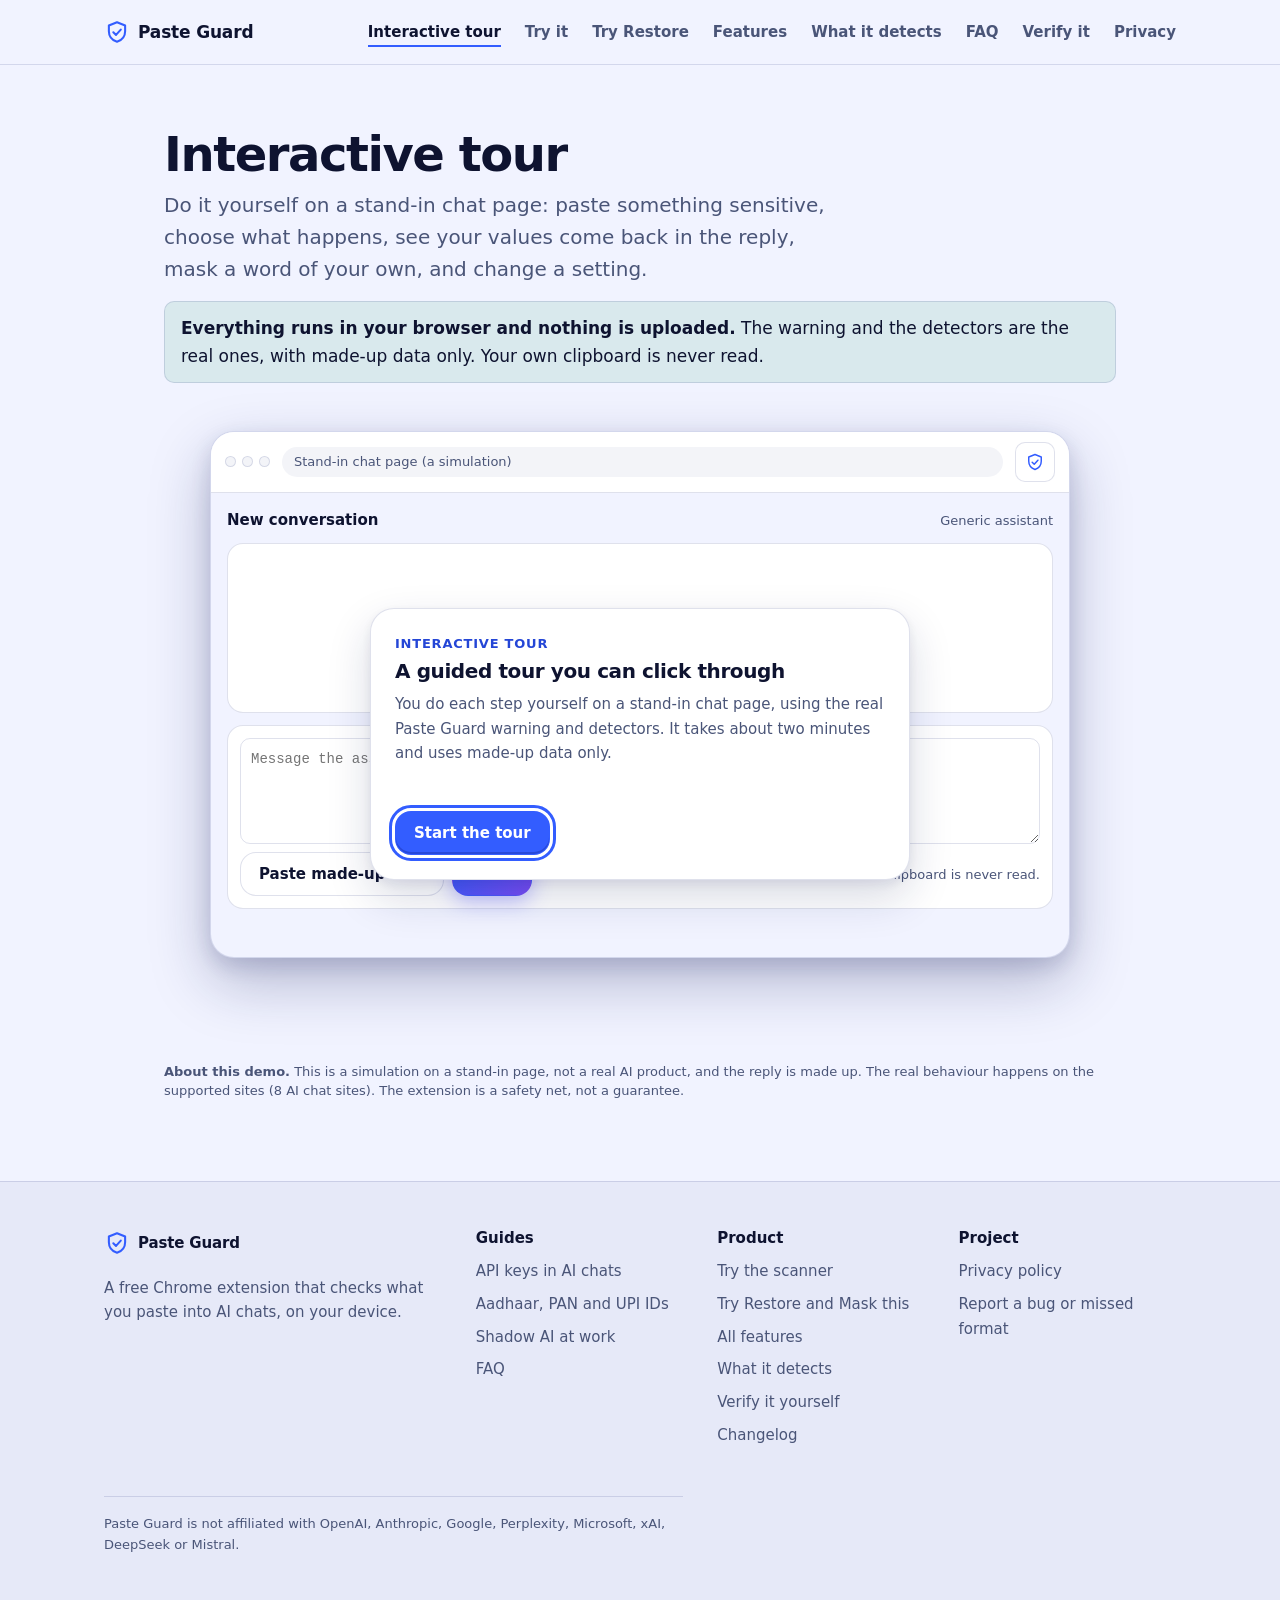
<file: tour.html>
<!doctype html>
<html lang="en">
<head>
<meta charset="utf-8">
<meta name="viewport" content="width=device-width, initial-scale=1">
<title>Interactive tour | Paste Guard</title>
<meta name="description" content="A guided, clickable tour of Paste Guard on a stand-in chat page: paste, choose, send, see values restored, mask a word and change a setting.">
<link rel="canonical" href="https://RakshitKhajuria.github.io/paste-guard/tour.html">
<meta property="og:type" content="website">
<meta property="og:site_name" content="Paste Guard">
<meta property="og:title" content="Interactive tour | Paste Guard">
<meta property="og:description" content="A guided, clickable tour of Paste Guard on a stand-in chat page: paste, choose, send, see values restored, mask a word and change a setting.">
<meta property="og:url" content="https://RakshitKhajuria.github.io/paste-guard/tour.html">
<meta property="og:image" content="https://RakshitKhajuria.github.io/paste-guard/social-preview.png">
<meta property="og:image:alt" content="Paste Guard: an email and an API key in a paste are replaced with numbered placeholders before they reach an AI chat.">
<meta name="twitter:card" content="summary_large_image">
<meta name="twitter:title" content="Interactive tour | Paste Guard">
<meta name="twitter:description" content="A guided, clickable tour of Paste Guard on a stand-in chat page: paste, choose, send, see values restored, mask a word and change a setting.">
<meta name="twitter:image" content="https://RakshitKhajuria.github.io/paste-guard/social-preview.png">
<meta name="theme-color" content="#f1f3ff" media="(prefers-color-scheme: light)">
<meta name="theme-color" content="#0a0d1c" media="(prefers-color-scheme: dark)">
<link rel="icon" type="image/png" href="favicon.png">
<link rel="apple-touch-icon" href="apple-touch-icon.png">
<link rel="stylesheet" href="style.css">
<link rel="stylesheet" href="tour.css">
<script defer src="detectors.js"></script>
<script defer src="theme.js"></script>
<script defer src="restore-store.js"></script>
<script defer src="dialog.js"></script>
<script defer src="standin.js"></script>
<script defer src="tour.js"></script>
</head>
<body>
<a class="skip" href="#main">Skip to content</a>
<header class="site-head">
  <div class="wrap">
    <nav aria-label="Main">
      <a class="brand" href="index.html"><svg class="logo" viewBox="0 0 24 24" fill="none" stroke="currentColor" stroke-width="1.9" stroke-linecap="round" stroke-linejoin="round" aria-hidden="true"><path d="M12 3l7.5 3v5.2c0 4.6-3.1 8.3-7.5 9.8-4.4-1.5-7.5-5.2-7.5-9.8V6L12 3z"/><path d="M8.6 12.2l2.5 2.5 4.4-4.9"/></svg><span>Paste Guard</span></a>
      <ul class="links"><li><a href="tour.html" aria-current="page">Interactive tour</a></li><li><a href="try.html">Try it</a></li><li><a href="try-restore.html">Try Restore</a></li><li><a href="features.html">Features</a></li><li><a href="what-it-detects.html">What it detects</a></li><li><a href="faq.html">FAQ</a></li><li><a href="index.html#verify">Verify it</a></li><li><a href="privacy.html">Privacy</a></li></ul>
      <details class="menu">
        <summary>Menu</summary>
        <ul><li><a href="tour.html" aria-current="page">Interactive tour</a></li><li><a href="try.html">Try it</a></li><li><a href="try-restore.html">Try Restore</a></li><li><a href="features.html">Features</a></li><li><a href="what-it-detects.html">What it detects</a></li><li><a href="faq.html">FAQ</a></li><li><a href="index.html#verify">Verify it</a></li><li><a href="privacy.html">Privacy</a></li></ul>
      </details>
    </nav>
  </div>
</header>
<main id="main" class="tour-page">
<div class="wrap">

<div id="tourLayer" class="tour-layer"></div>
<section class="tour-intro" aria-labelledby="tour-h1">
  <h1 id="tour-h1">Interactive tour</h1>
  <p class="lede">Do it yourself on a stand-in chat page: paste something sensitive, choose what happens, see your values come back in the reply, mask a word of your own, and change a setting.</p>
  <p class="trust"><strong>Everything runs in your browser and nothing is uploaded.</strong> The warning and the detectors are the real ones, with made-up data only. Your own clipboard is never read.</p>
  <noscript><p class="note-box">The tour needs JavaScript to run in your browser. Nothing is uploaded either way. You can still try the <a href="try.html">scanner</a> or read the <a href="features.html">feature list</a>.</p></noscript>
</section>
<div class="tour-stage"><div id="swHost" aria-label="Stand-in chat page"></div></div>
<p class="note tour-about" id="about"><strong>About this demo.</strong> This is a simulation on a stand-in page, not a real AI product, and the reply is made up. The real behaviour happens on the supported sites (8 AI chat sites). The extension is a safety net, not a guarantee.</p>
<section class="tour-finish" id="tourFinish" role="dialog" aria-modal="true" aria-labelledby="tf-h" hidden>
  <div class="tour-finish-card">
    <h2 id="tf-h">You have seen it all</h2>
    <ul>
      <li>It checks what you paste and offers to mask it first, with 14 detector switches you control.</li>
      <li>The AI only receives placeholders; your screen shows your values again in the reply.</li>
      <li>Words you mask yourself are kept in a personal dictionary on your device.</li>
      <li>It works on 8 AI chat sites and does nothing anywhere else.</li>
    </ul>
    <p class="guarantee">Safety net, not a guarantee. It finds common patterns and can miss unusual formats.</p>
    <p class="actions"><span class="btn soon" role="note" data-store="STORE_LINK_HERE">Chrome Web Store: coming soon</span><a class="btn quiet" href="try.html">Try the live scanner</a><a class="btn quiet" href="how-to.html">Watch the tutorial</a></p>
    <p><button type="button" class="tour-link" id="tourRestart">Restart the tour</button></p>
  </div>
</section>
</div>
</main>
<footer class="site-foot">
  <div class="wrap">
    <div class="foot-grid">
      <div class="foot-brand"><a class="brand" href="index.html"><svg class="logo" viewBox="0 0 24 24" fill="none" stroke="currentColor" stroke-width="1.9" stroke-linecap="round" stroke-linejoin="round" aria-hidden="true"><path d="M12 3l7.5 3v5.2c0 4.6-3.1 8.3-7.5 9.8-4.4-1.5-7.5-5.2-7.5-9.8V6L12 3z"/><path d="M8.6 12.2l2.5 2.5 4.4-4.9"/></svg><span>Paste Guard</span></a><p>A free Chrome extension that checks what you paste into AI chats, on your device.</p></div>
      <nav aria-label="Guides"><h2>Guides</h2><ul><li><a href="how-to-avoid-pasting-api-keys-into-ai-chats.html">API keys in AI chats</a></li><li><a href="aadhaar-pan-upi-in-ai-chats.html">Aadhaar, PAN and UPI IDs</a></li><li><a href="shadow-ai-at-work.html">Shadow AI at work</a></li><li><a href="faq.html">FAQ</a></li></ul></nav>
      <nav aria-label="Product"><h2>Product</h2><ul><li><a href="try.html">Try the scanner</a></li><li><a href="try-restore.html">Try Restore and Mask this</a></li><li><a href="features.html">All features</a></li><li><a href="what-it-detects.html">What it detects</a></li><li><a href="index.html#verify">Verify it yourself</a></li><li><a href="changelog.html">Changelog</a></li></ul></nav>
      <nav aria-label="Project"><h2>Project</h2><ul><li><a href="privacy.html">Privacy policy</a></li><li><a href="mailto:rkhajuira12345@gmail.com">Report a bug or missed format</a></li></ul></nav>
    </div>
    <p class="fine">Paste Guard is not affiliated with OpenAI, Anthropic, Google, Perplexity, Microsoft, xAI, DeepSeek or Mistral.</p>
  </div>
</footer>
</body>
</html>
</file>
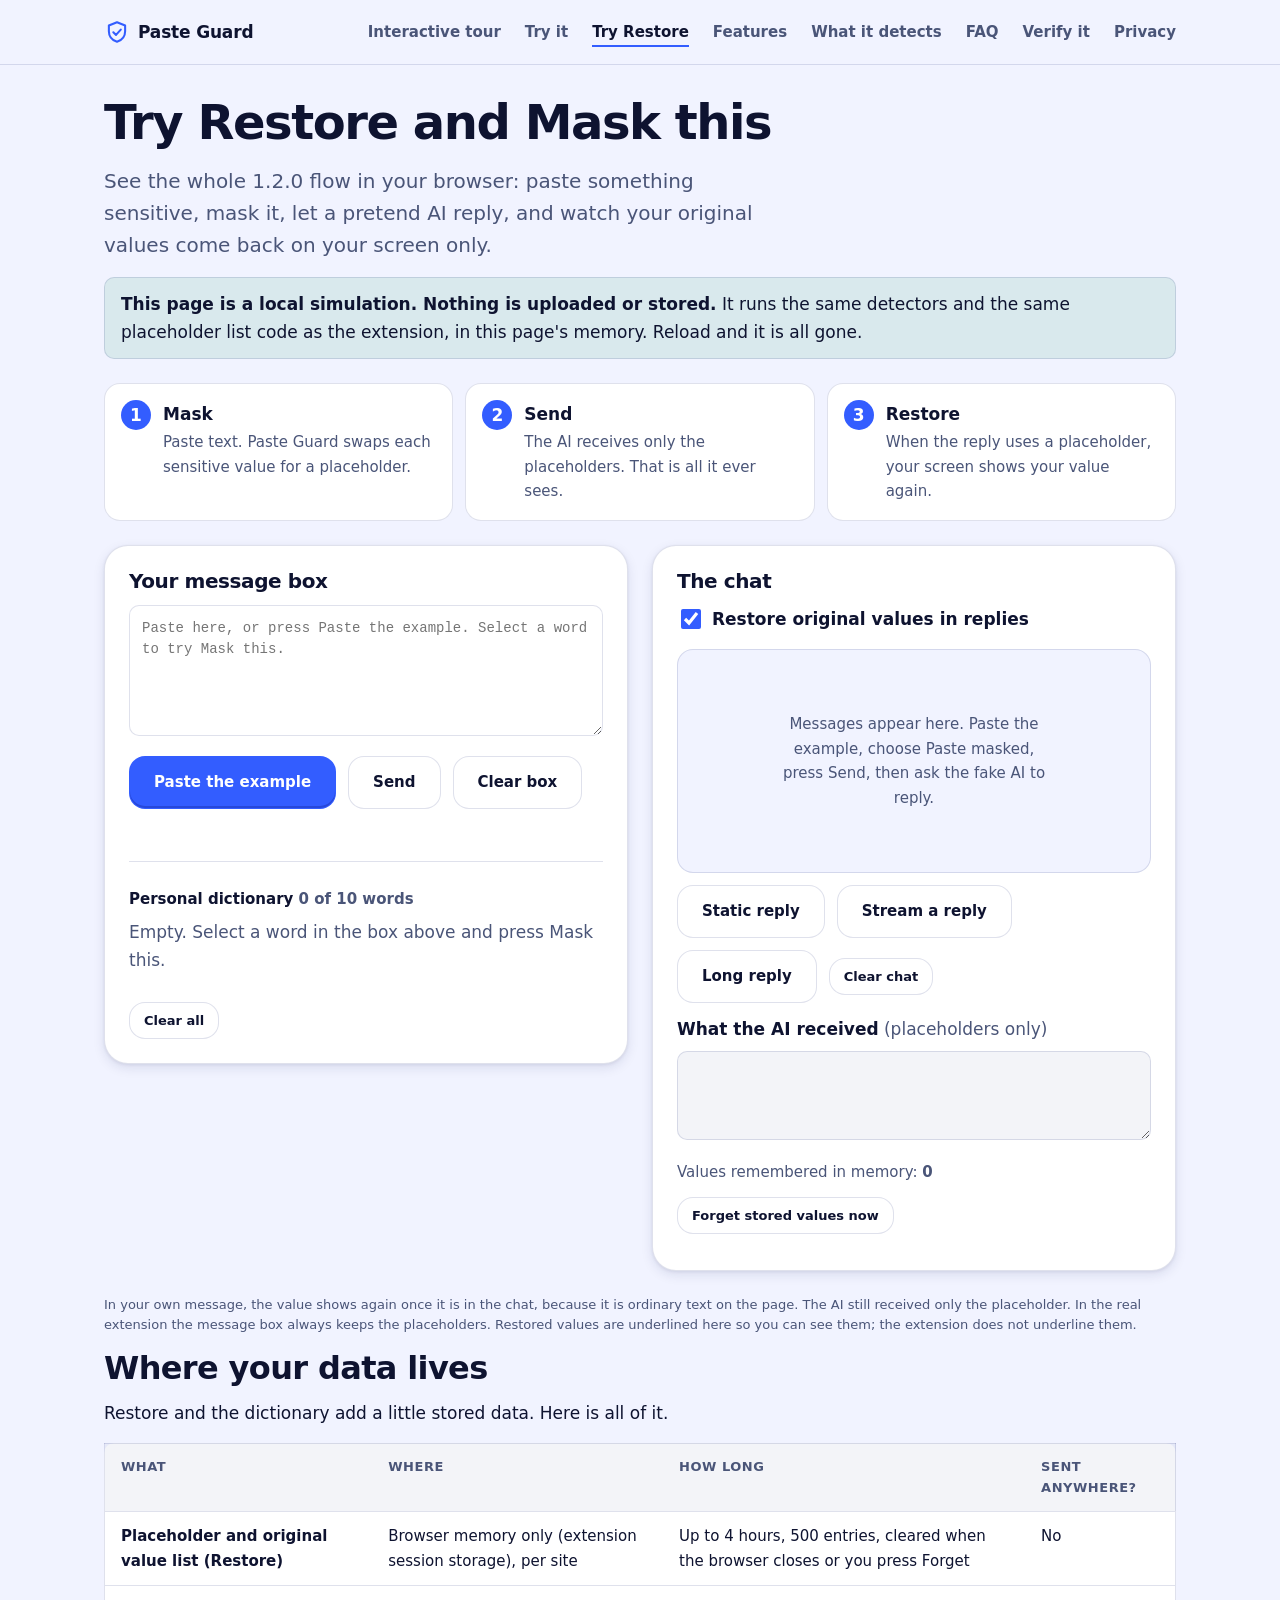
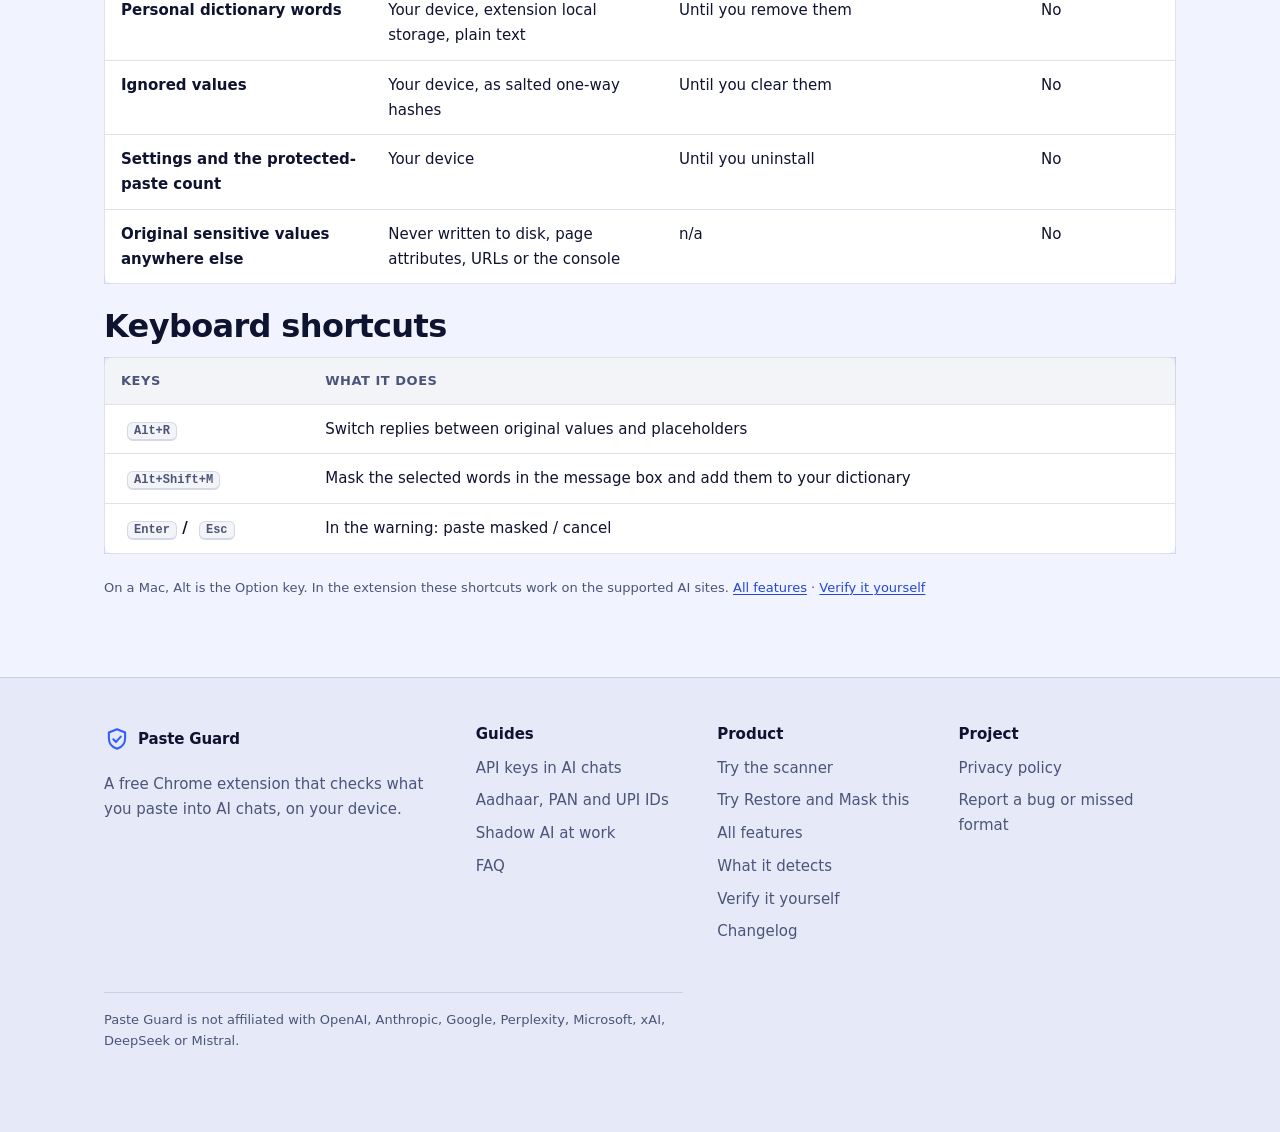
<file: try-restore.html>
<!doctype html>
<html lang="en">
<head>
<meta charset="utf-8">
<meta name="viewport" content="width=device-width, initial-scale=1">
<title>Try Restore and Mask this | Paste Guard</title>
<meta name="description" content="A hands-on demo of Restore and Mask this: mask a paste, send it, and see your original values come back in the reply on your screen only.">
<link rel="canonical" href="https://RakshitKhajuria.github.io/paste-guard/try-restore.html">
<meta property="og:type" content="website">
<meta property="og:site_name" content="Paste Guard">
<meta property="og:title" content="Try Restore and Mask this | Paste Guard">
<meta property="og:description" content="A hands-on demo of Restore and Mask this: mask a paste, send it, and see your original values come back in the reply on your screen only.">
<meta property="og:url" content="https://RakshitKhajuria.github.io/paste-guard/try-restore.html">
<meta property="og:image" content="https://RakshitKhajuria.github.io/paste-guard/social-preview.png">
<meta property="og:image:alt" content="Paste Guard: an email and an API key in a paste are replaced with numbered placeholders before they reach an AI chat.">
<meta name="twitter:card" content="summary_large_image">
<meta name="twitter:title" content="Try Restore and Mask this | Paste Guard">
<meta name="twitter:description" content="A hands-on demo of Restore and Mask this: mask a paste, send it, and see your original values come back in the reply on your screen only.">
<meta name="twitter:image" content="https://RakshitKhajuria.github.io/paste-guard/social-preview.png">
<meta name="theme-color" content="#f1f3ff" media="(prefers-color-scheme: light)">
<meta name="theme-color" content="#0a0d1c" media="(prefers-color-scheme: dark)">
<link rel="icon" type="image/png" href="favicon.png">
<link rel="apple-touch-icon" href="apple-touch-icon.png">
<link rel="stylesheet" href="style.css">

<script defer src="detectors.js"></script>
<script defer src="restore-store.js"></script>
<script defer src="restore-demo.js"></script>
</head>
<body>
<a class="skip" href="#main">Skip to content</a>
<header class="site-head">
  <div class="wrap">
    <nav aria-label="Main">
      <a class="brand" href="index.html"><svg class="logo" viewBox="0 0 24 24" fill="none" stroke="currentColor" stroke-width="1.9" stroke-linecap="round" stroke-linejoin="round" aria-hidden="true"><path d="M12 3l7.5 3v5.2c0 4.6-3.1 8.3-7.5 9.8-4.4-1.5-7.5-5.2-7.5-9.8V6L12 3z"/><path d="M8.6 12.2l2.5 2.5 4.4-4.9"/></svg><span>Paste Guard</span></a>
      <ul class="links"><li><a href="tour.html">Interactive tour</a></li><li><a href="try.html">Try it</a></li><li><a href="try-restore.html" aria-current="page">Try Restore</a></li><li><a href="features.html">Features</a></li><li><a href="what-it-detects.html">What it detects</a></li><li><a href="faq.html">FAQ</a></li><li><a href="index.html#verify">Verify it</a></li><li><a href="privacy.html">Privacy</a></li></ul>
      <details class="menu">
        <summary>Menu</summary>
        <ul><li><a href="tour.html">Interactive tour</a></li><li><a href="try.html">Try it</a></li><li><a href="try-restore.html" aria-current="page">Try Restore</a></li><li><a href="features.html">Features</a></li><li><a href="what-it-detects.html">What it detects</a></li><li><a href="faq.html">FAQ</a></li><li><a href="index.html#verify">Verify it</a></li><li><a href="privacy.html">Privacy</a></li></ul>
      </details>
    </nav>
  </div>
</header>
<main id="main" class="tool-page">
<div class="wrap">

<h1>Try Restore and Mask this</h1>
<p class="lede">See the whole 1.2.0 flow in your browser: paste something sensitive, mask it, let a pretend AI reply, and watch your original values come back on your screen only.</p>
<p class="trust"><strong>This page is a local simulation. Nothing is uploaded or stored.</strong> It runs the same detectors and the same placeholder list code as the extension, in this page's memory. Reload and it is all gone.</p>
<noscript><p class="note-box">This demo needs JavaScript to run in your browser. Nothing is uploaded either way.</p></noscript>

<ol class="rd-steps" aria-label="How it works">
  <li><span class="rd-n">1</span><div><strong>Mask</strong><p>Paste text. Paste Guard swaps each sensitive value for a placeholder.</p></div></li>
  <li><span class="rd-n">2</span><div><strong>Send</strong><p>The AI receives only the placeholders. That is all it ever sees.</p></div></li>
  <li><span class="rd-n">3</span><div><strong>Restore</strong><p>When the reply uses a placeholder, your screen shows your value again.</p></div></li>
</ol>

<div class="rd" id="rd">
  <section class="rd-card" aria-labelledby="rd-h1">
    <h2 id="rd-h1">Your message box</h2>
    <label for="rdInput" class="vh">Message box</label>
    <textarea id="rdInput" rows="5" spellcheck="false" autocomplete="off" placeholder="Paste here, or press Paste the example. Select a word to try Mask this."></textarea>
    <div class="rd-selbar" id="rdSelBar" hidden><button type="button" class="rd-mask" id="rdMaskThis">Mask this<kbd data-keys>Alt+Shift+M</kbd></button><span class="muted">saves the word to your dictionary</span></div>
    <div class="row">
      <button type="button" id="rdExample" class="btn primary">Paste the example</button>
      <button type="button" id="rdSend" class="btn quiet">Send</button>
      <button type="button" id="rdClearInput" class="btn quiet">Clear box</button>
    </div>

    <div class="rd-check" id="rdCheck" role="group" aria-label="Paste Guard warning" hidden>
      <div class="rd-check-head"><svg viewBox="0 0 24 24" fill="none" stroke="currentColor" stroke-width="1.9" stroke-linecap="round" stroke-linejoin="round" aria-hidden="true"><path d="M12 3l7.5 3v5.2c0 4.4-3 7.7-7.5 9.8-4.5-2.1-7.5-5.4-7.5-9.8V6z"/><path d="M9 12l2 2 4-4"/></svg><strong>Paste Guard found sensitive data</strong></div>
      <ul class="rd-found" id="rdFound"></ul>
      <div class="row">
        <button type="button" class="btn primary" id="rdMaskPaste">Paste masked</button>
        <button type="button" class="btn quiet" id="rdAnyway">Paste anyway</button>
        <button type="button" class="btn quiet" id="rdCancel">Cancel</button>
      </div>
    </div>
    <p class="rd-status" id="rdStatus" role="status" aria-live="polite"></p>

    <div class="rd-dict">
      <h3>Personal dictionary <span class="muted" id="rdDictCount"></span></h3>
      <p class="muted" id="rdDictEmpty">Empty. Select a word in the box above and press Mask this.</p>
      <ul class="rd-chips" id="rdDict"></ul>
      <p class="rd-warn" id="rdDictFull" hidden>The free limit is 10 words. Pro unlocks unlimited words (Pro is not available yet).</p>
      <button type="button" class="btn quiet rd-small" id="rdDictClear">Clear all</button>
    </div>
  </section>

  <section class="rd-card rd-chatcard" aria-labelledby="rd-h2">
    <h2 id="rd-h2">The chat</h2>
    <div class="rd-toolbar">
      <label class="rd-switch"><input type="checkbox" id="rdRestore" checked><span>Restore original values in replies</span></label>
    </div>
    <div class="rd-chat" id="rdChat" aria-live="polite"><p class="rd-empty" id="rdEmpty">Messages appear here. Paste the example, choose Paste masked, press Send, then ask the fake AI to reply.</p></div>
    <div class="rd-pill" id="rdPill" role="group" aria-label="Restore" hidden>
      <span class="rd-dot" aria-hidden="true"></span><span id="rdPillText"></span>
      <button type="button" id="rdToggle">Show placeholders <kbd data-keys>Alt+R</kbd></button>
      <button type="button" id="rdDismiss" aria-label="Dismiss">×</button>
    </div>
    <div class="row">
      <button type="button" class="btn quiet" id="rdStatic">Static reply</button>
      <button type="button" class="btn quiet" id="rdStream">Stream a reply</button>
      <button type="button" class="btn quiet" id="rdLong">Long reply</button>
      <button type="button" class="btn quiet rd-small" id="rdClearChat">Clear chat</button>
    </div>
    <div class="rd-recv">
      <label for="rdReceived"><strong>What the AI received</strong> <span class="muted">(placeholders only)</span></label>
      <textarea id="rdReceived" rows="3" readonly spellcheck="false"></textarea>
    </div>
    <div class="row rd-mem"><span>Values remembered in memory: <strong id="rdStored">0</strong></span><button type="button" class="btn quiet rd-small" id="rdForget" disabled>Forget stored values now</button></div>
  </section>
</div>
<p class="note">In your own message, the value shows again once it is in the chat, because it is ordinary text on the page. The AI still received only the placeholder. In the real extension the message box always keeps the placeholders. Restored values are underlined here so you can see them; the extension does not underline them.</p>

<h2 id="where">Where your data lives</h2>
<p>Restore and the dictionary add a little stored data. Here is all of it.</p>
<table class="rd-table">
  <thead><tr><th scope="col">What</th><th scope="col">Where</th><th scope="col">How long</th><th scope="col">Sent anywhere?</th></tr></thead>
  <tbody>
    <tr><th scope="row">Placeholder and original value list (Restore)</th><td>Browser memory only (extension session storage), per site</td><td>Up to 4 hours, 500 entries, cleared when the browser closes or you press Forget</td><td>No</td></tr>
    <tr><th scope="row">Personal dictionary words</th><td>Your device, extension local storage, plain text</td><td>Until you remove them</td><td>No</td></tr>
    <tr><th scope="row">Ignored values</th><td>Your device, as salted one-way hashes</td><td>Until you clear them</td><td>No</td></tr>
    <tr><th scope="row">Settings and the protected-paste count</th><td>Your device</td><td>Until you uninstall</td><td>No</td></tr>
    <tr><th scope="row">Original sensitive values anywhere else</th><td>Never written to disk, page attributes, URLs or the console</td><td>n/a</td><td>No</td></tr>
  </tbody>
</table>

<h2 id="keys">Keyboard shortcuts</h2>
<table class="rd-table">
  <thead><tr><th scope="col">Keys</th><th scope="col">What it does</th></tr></thead>
  <tbody>
    <tr><th scope="row"><kbd data-keys>Alt+R</kbd></th><td>Switch replies between original values and placeholders</td></tr>
    <tr><th scope="row"><kbd data-keys>Alt+Shift+M</kbd></th><td>Mask the selected words in the message box and add them to your dictionary</td></tr>
    <tr><th scope="row"><kbd>Enter</kbd> / <kbd>Esc</kbd></th><td>In the warning: paste masked / cancel</td></tr>
  </tbody>
</table>
<p class="note">On a Mac, Alt is the Option key. In the extension these shortcuts work on the supported AI sites. <a href="features.html">All features</a> · <a href="index.html#verify">Verify it yourself</a></p>
</div>
</main>
<footer class="site-foot">
  <div class="wrap">
    <div class="foot-grid">
      <div class="foot-brand"><a class="brand" href="index.html"><svg class="logo" viewBox="0 0 24 24" fill="none" stroke="currentColor" stroke-width="1.9" stroke-linecap="round" stroke-linejoin="round" aria-hidden="true"><path d="M12 3l7.5 3v5.2c0 4.6-3.1 8.3-7.5 9.8-4.4-1.5-7.5-5.2-7.5-9.8V6L12 3z"/><path d="M8.6 12.2l2.5 2.5 4.4-4.9"/></svg><span>Paste Guard</span></a><p>A free Chrome extension that checks what you paste into AI chats, on your device.</p></div>
      <nav aria-label="Guides"><h2>Guides</h2><ul><li><a href="how-to-avoid-pasting-api-keys-into-ai-chats.html">API keys in AI chats</a></li><li><a href="aadhaar-pan-upi-in-ai-chats.html">Aadhaar, PAN and UPI IDs</a></li><li><a href="shadow-ai-at-work.html">Shadow AI at work</a></li><li><a href="faq.html">FAQ</a></li></ul></nav>
      <nav aria-label="Product"><h2>Product</h2><ul><li><a href="try.html">Try the scanner</a></li><li><a href="try-restore.html">Try Restore and Mask this</a></li><li><a href="features.html">All features</a></li><li><a href="what-it-detects.html">What it detects</a></li><li><a href="index.html#verify">Verify it yourself</a></li><li><a href="changelog.html">Changelog</a></li></ul></nav>
      <nav aria-label="Project"><h2>Project</h2><ul><li><a href="privacy.html">Privacy policy</a></li><li><a href="mailto:rkhajuira12345@gmail.com">Report a bug or missed format</a></li></ul></nav>
    </div>
    <p class="fine">Paste Guard is not affiliated with OpenAI, Anthropic, Google, Perplexity, Microsoft, xAI, DeepSeek or Mistral.</p>
  </div>
</footer>
</body>
</html>
</file>
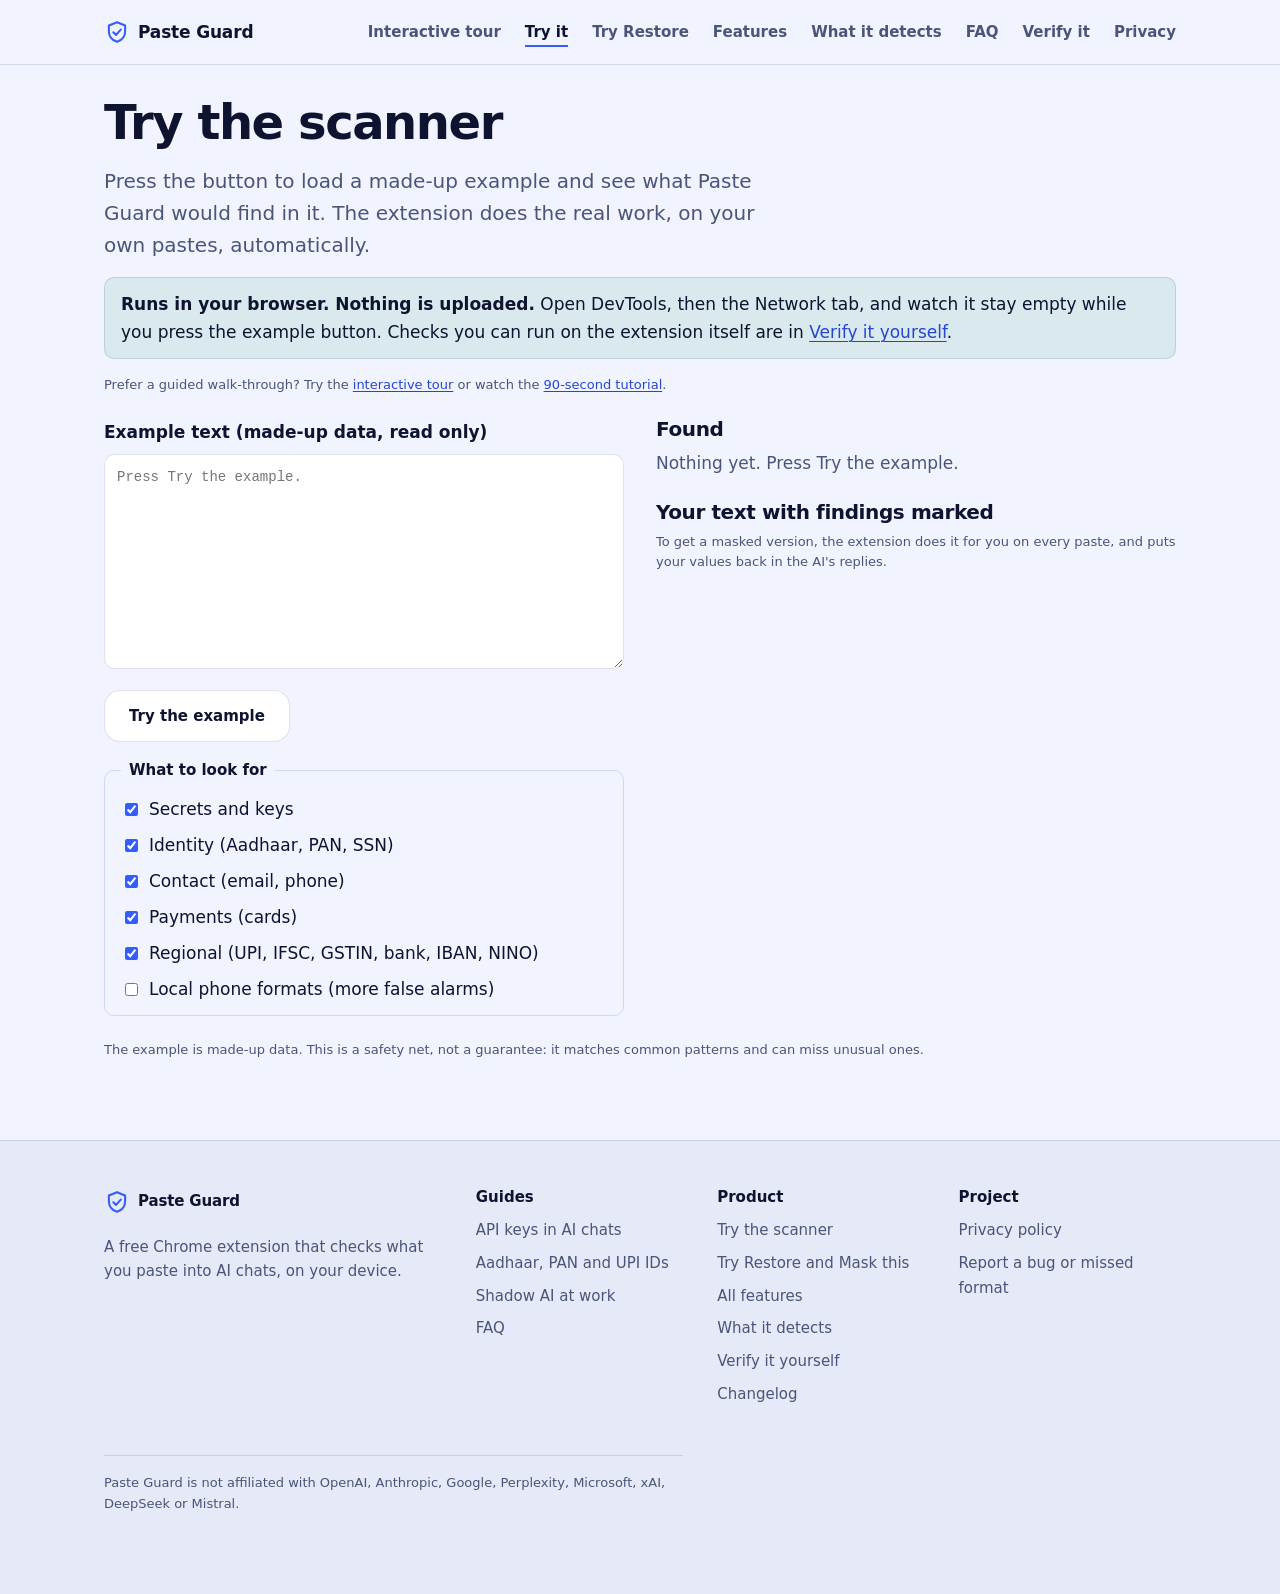
<file: try.html>
<!doctype html>
<html lang="en">
<head>
<meta charset="utf-8">
<meta name="viewport" content="width=device-width, initial-scale=1">
<title>Try the scanner | Paste Guard</title>
<meta name="description" content="Load a made-up example and see what Paste Guard would find. It runs the real detectors in your browser and nothing is uploaded.">
<link rel="canonical" href="https://RakshitKhajuria.github.io/paste-guard/try.html">
<meta property="og:type" content="website">
<meta property="og:site_name" content="Paste Guard">
<meta property="og:title" content="Try the scanner | Paste Guard">
<meta property="og:description" content="Load a made-up example and see what Paste Guard would find. It runs the real detectors in your browser and nothing is uploaded.">
<meta property="og:url" content="https://RakshitKhajuria.github.io/paste-guard/try.html">
<meta property="og:image" content="https://RakshitKhajuria.github.io/paste-guard/social-preview.png">
<meta property="og:image:alt" content="Paste Guard: an email and an API key in a paste are replaced with numbered placeholders before they reach an AI chat.">
<meta name="twitter:card" content="summary_large_image">
<meta name="twitter:title" content="Try the scanner | Paste Guard">
<meta name="twitter:description" content="Load a made-up example and see what Paste Guard would find. It runs the real detectors in your browser and nothing is uploaded.">
<meta name="twitter:image" content="https://RakshitKhajuria.github.io/paste-guard/social-preview.png">
<meta name="theme-color" content="#f1f3ff" media="(prefers-color-scheme: light)">
<meta name="theme-color" content="#0a0d1c" media="(prefers-color-scheme: dark)">
<link rel="icon" type="image/png" href="favicon.png">
<link rel="apple-touch-icon" href="apple-touch-icon.png">
<link rel="stylesheet" href="style.css">

<script defer src="detectors.js"></script>
<script defer src="try.js"></script>
</head>
<body>
<a class="skip" href="#main">Skip to content</a>
<header class="site-head">
  <div class="wrap">
    <nav aria-label="Main">
      <a class="brand" href="index.html"><svg class="logo" viewBox="0 0 24 24" fill="none" stroke="currentColor" stroke-width="1.9" stroke-linecap="round" stroke-linejoin="round" aria-hidden="true"><path d="M12 3l7.5 3v5.2c0 4.6-3.1 8.3-7.5 9.8-4.4-1.5-7.5-5.2-7.5-9.8V6L12 3z"/><path d="M8.6 12.2l2.5 2.5 4.4-4.9"/></svg><span>Paste Guard</span></a>
      <ul class="links"><li><a href="tour.html">Interactive tour</a></li><li><a href="try.html" aria-current="page">Try it</a></li><li><a href="try-restore.html">Try Restore</a></li><li><a href="features.html">Features</a></li><li><a href="what-it-detects.html">What it detects</a></li><li><a href="faq.html">FAQ</a></li><li><a href="index.html#verify">Verify it</a></li><li><a href="privacy.html">Privacy</a></li></ul>
      <details class="menu">
        <summary>Menu</summary>
        <ul><li><a href="tour.html">Interactive tour</a></li><li><a href="try.html" aria-current="page">Try it</a></li><li><a href="try-restore.html">Try Restore</a></li><li><a href="features.html">Features</a></li><li><a href="what-it-detects.html">What it detects</a></li><li><a href="faq.html">FAQ</a></li><li><a href="index.html#verify">Verify it</a></li><li><a href="privacy.html">Privacy</a></li></ul>
      </details>
    </nav>
  </div>
</header>
<main id="main" class="tool-page">
<div class="wrap">

<h1>Try the scanner</h1>
<p class="lede">Press the button to load a made-up example and see what Paste Guard would find in it. The extension does the real work, on your own pastes, automatically.</p>
<p class="trust"><strong>Runs in your browser. Nothing is uploaded.</strong> Open DevTools, then the Network tab, and watch it stay empty while you press the example button. Checks you can run on the extension itself are in <a href="index.html#verify">Verify it yourself</a>.</p>
<p class="note">Prefer a guided walk-through? Try the <a href="tour.html">interactive tour</a> or watch the <a href="how-to.html">90-second tutorial</a>.</p>
<noscript><p class="note-box">The scanner needs JavaScript to run in your browser. Nothing is uploaded either way.</p></noscript>

<div class="tool" id="tool">
  <div class="tool-in">
    <label for="input">Example text (made-up data, read only)</label>
    <textarea id="input" rows="9" spellcheck="false" autocomplete="off" readonly placeholder="Press Try the example."></textarea>
    <div class="row">
      <button type="button" id="example" class="btn quiet">Try the example</button>
      <span id="count" class="muted" aria-live="polite"></span>
    </div>
    <fieldset class="groups">
      <legend>What to look for</legend>
      <label><input type="checkbox" data-group="secrets" checked> Secrets and keys</label>
      <label><input type="checkbox" data-group="identity" checked> Identity (Aadhaar, PAN, SSN)</label>
      <label><input type="checkbox" data-group="contact" checked> Contact (email, phone)</label>
      <label><input type="checkbox" data-group="payments" checked> Payments (cards)</label>
      <label><input type="checkbox" data-group="regional" checked> Regional (UPI, IFSC, GSTIN, bank, IBAN, NINO)</label>
      <label><input type="checkbox" data-group="phoneLocal"> Local phone formats (more false alarms)</label>
    </fieldset>
  </div>

  <div class="results" id="results" aria-live="polite">
    <h2 id="found-h">Found</h2>
    <p id="summary" class="muted">Nothing yet. Press Try the example.</p>
    <ul id="rows" class="rows"></ul>
    <h2>Your text with findings marked</h2>
    <div id="marked" class="marked" tabindex="0" role="region" aria-label="Text with findings marked, showing two characters of each value"></div>
    <p class="note" id="why-extension">To get a masked version, the extension does it for you on every paste, and puts your values back in the AI's replies.</p>
  </div>
</div>
<p class="note">The example is made-up data. This is a safety net, not a guarantee: it matches common patterns and can miss unusual ones.</p>
</div>
</main>
<footer class="site-foot">
  <div class="wrap">
    <div class="foot-grid">
      <div class="foot-brand"><a class="brand" href="index.html"><svg class="logo" viewBox="0 0 24 24" fill="none" stroke="currentColor" stroke-width="1.9" stroke-linecap="round" stroke-linejoin="round" aria-hidden="true"><path d="M12 3l7.5 3v5.2c0 4.6-3.1 8.3-7.5 9.8-4.4-1.5-7.5-5.2-7.5-9.8V6L12 3z"/><path d="M8.6 12.2l2.5 2.5 4.4-4.9"/></svg><span>Paste Guard</span></a><p>A free Chrome extension that checks what you paste into AI chats, on your device.</p></div>
      <nav aria-label="Guides"><h2>Guides</h2><ul><li><a href="how-to-avoid-pasting-api-keys-into-ai-chats.html">API keys in AI chats</a></li><li><a href="aadhaar-pan-upi-in-ai-chats.html">Aadhaar, PAN and UPI IDs</a></li><li><a href="shadow-ai-at-work.html">Shadow AI at work</a></li><li><a href="faq.html">FAQ</a></li></ul></nav>
      <nav aria-label="Product"><h2>Product</h2><ul><li><a href="try.html">Try the scanner</a></li><li><a href="try-restore.html">Try Restore and Mask this</a></li><li><a href="features.html">All features</a></li><li><a href="what-it-detects.html">What it detects</a></li><li><a href="index.html#verify">Verify it yourself</a></li><li><a href="changelog.html">Changelog</a></li></ul></nav>
      <nav aria-label="Project"><h2>Project</h2><ul><li><a href="privacy.html">Privacy policy</a></li><li><a href="mailto:rkhajuira12345@gmail.com">Report a bug or missed format</a></li></ul></nav>
    </div>
    <p class="fine">Paste Guard is not affiliated with OpenAI, Anthropic, Google, Perplexity, Microsoft, xAI, DeepSeek or Mistral.</p>
  </div>
</footer>
</body>
</html>
</file>
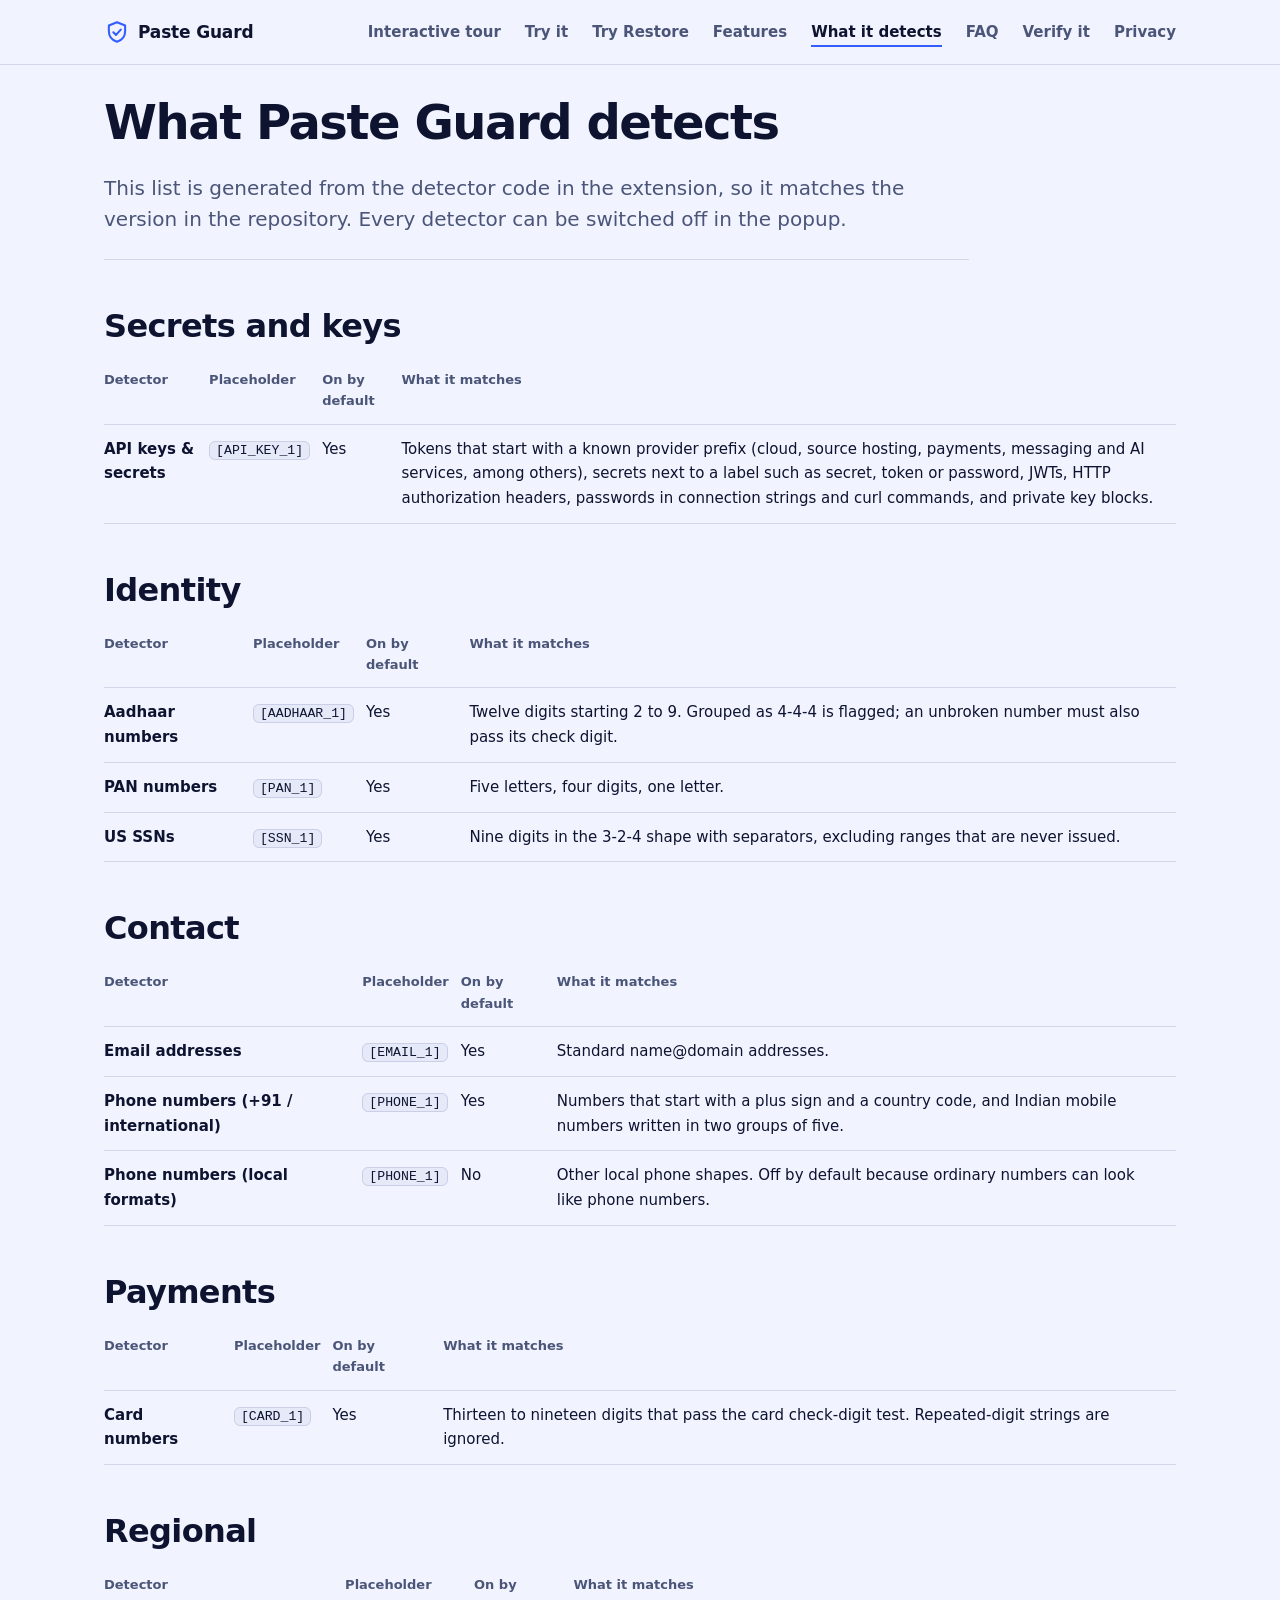
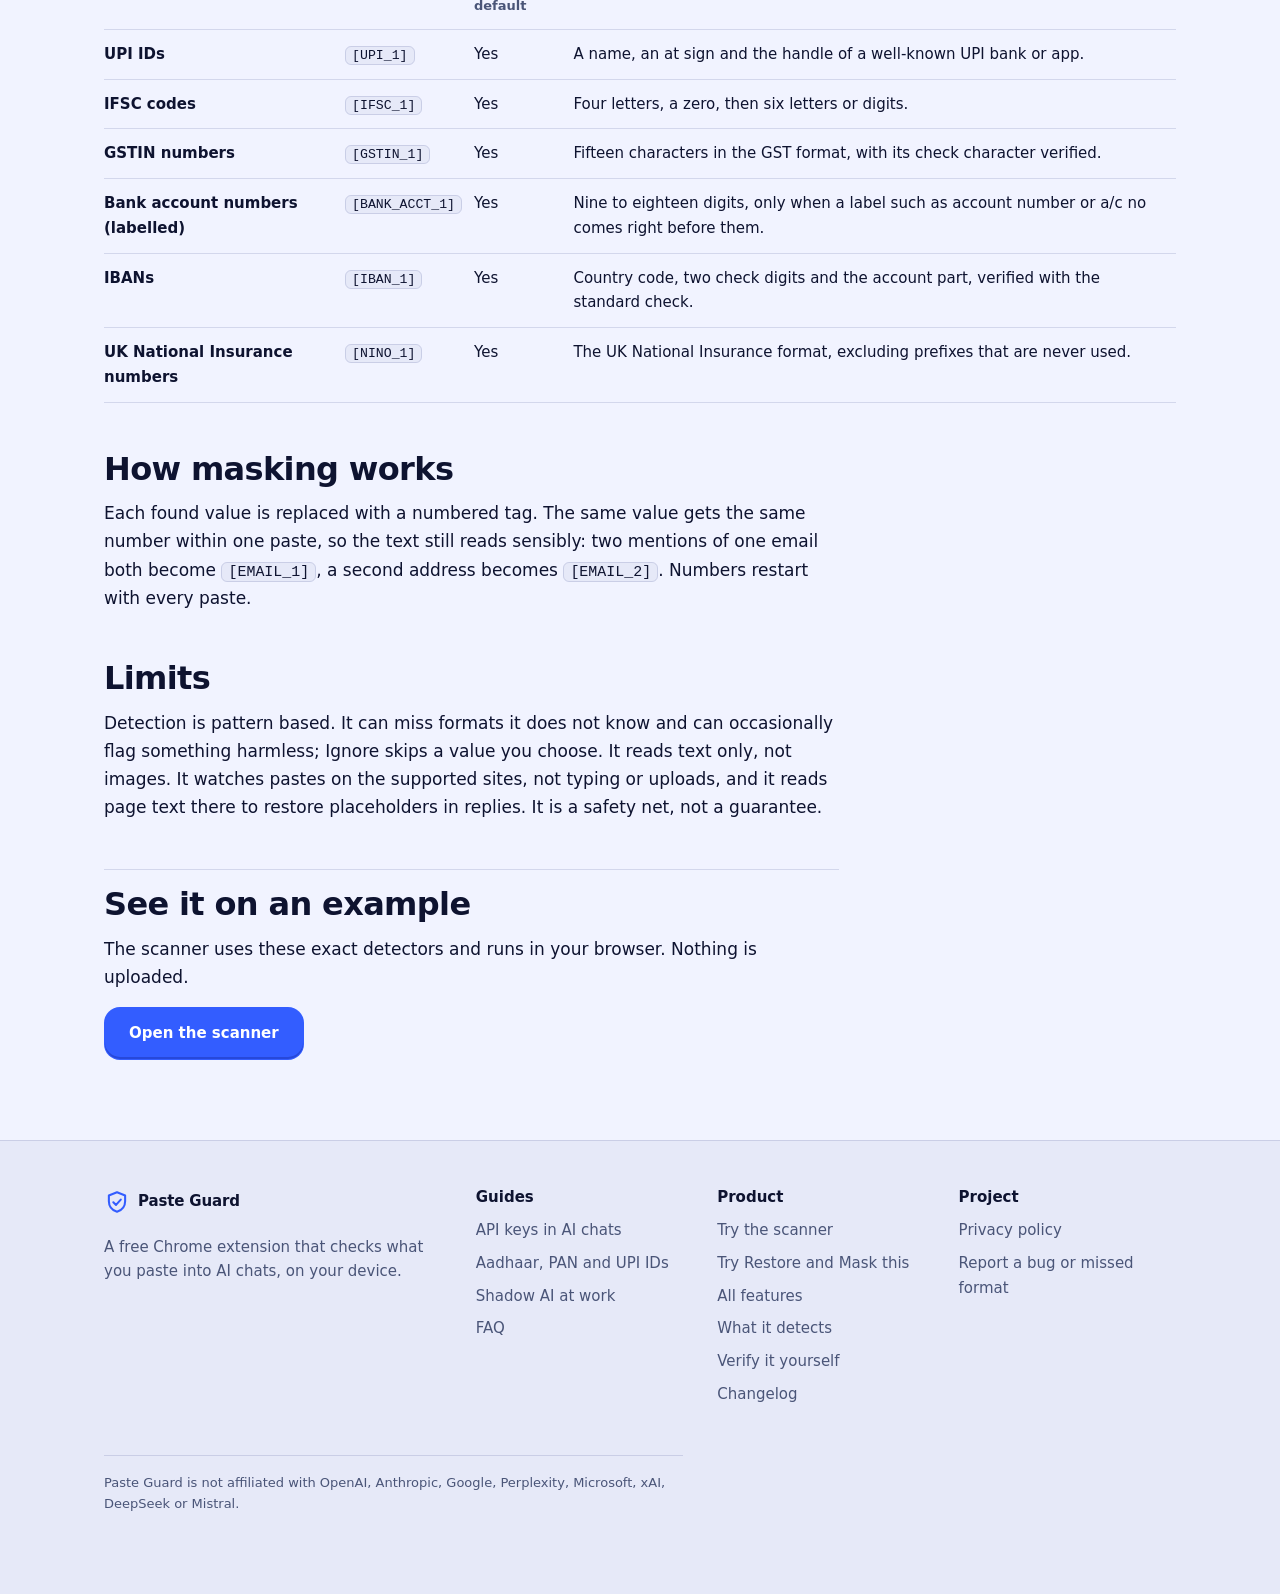
<file: what-it-detects.html>
<!doctype html>
<html lang="en">
<head>
<meta charset="utf-8">
<meta name="viewport" content="width=device-width, initial-scale=1">
<title>What Paste Guard detects | Paste Guard</title>
<meta name="description" content="Every kind of sensitive data Paste Guard looks for, which are on by default, and the placeholder each one becomes. Generated from the detector code.">
<link rel="canonical" href="https://RakshitKhajuria.github.io/paste-guard/what-it-detects.html">
<meta property="og:type" content="website">
<meta property="og:site_name" content="Paste Guard">
<meta property="og:title" content="What Paste Guard detects | Paste Guard">
<meta property="og:description" content="Every kind of sensitive data Paste Guard looks for, which are on by default, and the placeholder each one becomes. Generated from the detector code.">
<meta property="og:url" content="https://RakshitKhajuria.github.io/paste-guard/what-it-detects.html">
<meta property="og:image" content="https://RakshitKhajuria.github.io/paste-guard/social-preview.png">
<meta property="og:image:alt" content="Paste Guard: an email and an API key in a paste are replaced with numbered placeholders before they reach an AI chat.">
<meta name="twitter:card" content="summary_large_image">
<meta name="twitter:title" content="What Paste Guard detects | Paste Guard">
<meta name="twitter:description" content="Every kind of sensitive data Paste Guard looks for, which are on by default, and the placeholder each one becomes. Generated from the detector code.">
<meta name="twitter:image" content="https://RakshitKhajuria.github.io/paste-guard/social-preview.png">
<meta name="theme-color" content="#f1f3ff" media="(prefers-color-scheme: light)">
<meta name="theme-color" content="#0a0d1c" media="(prefers-color-scheme: dark)">
<link rel="icon" type="image/png" href="favicon.png">
<link rel="apple-touch-icon" href="apple-touch-icon.png">
<link rel="stylesheet" href="style.css">


</head>
<body>
<a class="skip" href="#main">Skip to content</a>
<header class="site-head">
  <div class="wrap">
    <nav aria-label="Main">
      <a class="brand" href="index.html"><svg class="logo" viewBox="0 0 24 24" fill="none" stroke="currentColor" stroke-width="1.9" stroke-linecap="round" stroke-linejoin="round" aria-hidden="true"><path d="M12 3l7.5 3v5.2c0 4.6-3.1 8.3-7.5 9.8-4.4-1.5-7.5-5.2-7.5-9.8V6L12 3z"/><path d="M8.6 12.2l2.5 2.5 4.4-4.9"/></svg><span>Paste Guard</span></a>
      <ul class="links"><li><a href="tour.html">Interactive tour</a></li><li><a href="try.html">Try it</a></li><li><a href="try-restore.html">Try Restore</a></li><li><a href="features.html">Features</a></li><li><a href="what-it-detects.html" aria-current="page">What it detects</a></li><li><a href="faq.html">FAQ</a></li><li><a href="index.html#verify">Verify it</a></li><li><a href="privacy.html">Privacy</a></li></ul>
      <details class="menu">
        <summary>Menu</summary>
        <ul><li><a href="tour.html">Interactive tour</a></li><li><a href="try.html">Try it</a></li><li><a href="try-restore.html">Try Restore</a></li><li><a href="features.html">Features</a></li><li><a href="what-it-detects.html" aria-current="page">What it detects</a></li><li><a href="faq.html">FAQ</a></li><li><a href="index.html#verify">Verify it</a></li><li><a href="privacy.html">Privacy</a></li></ul>
      </details>
    </nav>
  </div>
</header>
<main id="main" class="reading">
<div class="wrap">
<article class="read wide-table">
<h1>What Paste Guard detects</h1>
<p class="summary">This list is generated from the detector code in the extension, so it matches the version in the repository. Every detector can be switched off in the popup.</p>

<h2 id="secrets-and-keys">Secrets and keys</h2>
<table>
  <thead><tr><th scope="col">Detector</th><th scope="col">Placeholder</th><th scope="col">On by default</th><th scope="col">What it matches</th></tr></thead>
  <tbody>
    <tr><th scope="row">API keys &amp; secrets</th><td><code>[API_KEY_1]</code></td><td>Yes</td><td>Tokens that start with a known provider prefix (cloud, source hosting, payments, messaging and AI services, among others), secrets next to a label such as secret, token or password, JWTs, HTTP authorization headers, passwords in connection strings and curl commands, and private key blocks.</td></tr>
  </tbody>
</table>

<h2 id="identity">Identity</h2>
<table>
  <thead><tr><th scope="col">Detector</th><th scope="col">Placeholder</th><th scope="col">On by default</th><th scope="col">What it matches</th></tr></thead>
  <tbody>
    <tr><th scope="row">Aadhaar numbers</th><td><code>[AADHAAR_1]</code></td><td>Yes</td><td>Twelve digits starting 2 to 9. Grouped as 4-4-4 is flagged; an unbroken number must also pass its check digit.</td></tr>
    <tr><th scope="row">PAN numbers</th><td><code>[PAN_1]</code></td><td>Yes</td><td>Five letters, four digits, one letter.</td></tr>
    <tr><th scope="row">US SSNs</th><td><code>[SSN_1]</code></td><td>Yes</td><td>Nine digits in the 3-2-4 shape with separators, excluding ranges that are never issued.</td></tr>
  </tbody>
</table>

<h2 id="contact">Contact</h2>
<table>
  <thead><tr><th scope="col">Detector</th><th scope="col">Placeholder</th><th scope="col">On by default</th><th scope="col">What it matches</th></tr></thead>
  <tbody>
    <tr><th scope="row">Email addresses</th><td><code>[EMAIL_1]</code></td><td>Yes</td><td>Standard name@domain addresses.</td></tr>
    <tr><th scope="row">Phone numbers (+91 / international)</th><td><code>[PHONE_1]</code></td><td>Yes</td><td>Numbers that start with a plus sign and a country code, and Indian mobile numbers written in two groups of five.</td></tr>
    <tr><th scope="row">Phone numbers (local formats)</th><td><code>[PHONE_1]</code></td><td>No</td><td>Other local phone shapes. Off by default because ordinary numbers can look like phone numbers.</td></tr>
  </tbody>
</table>

<h2 id="payments">Payments</h2>
<table>
  <thead><tr><th scope="col">Detector</th><th scope="col">Placeholder</th><th scope="col">On by default</th><th scope="col">What it matches</th></tr></thead>
  <tbody>
    <tr><th scope="row">Card numbers</th><td><code>[CARD_1]</code></td><td>Yes</td><td>Thirteen to nineteen digits that pass the card check-digit test. Repeated-digit strings are ignored.</td></tr>
  </tbody>
</table>

<h2 id="regional">Regional</h2>
<table>
  <thead><tr><th scope="col">Detector</th><th scope="col">Placeholder</th><th scope="col">On by default</th><th scope="col">What it matches</th></tr></thead>
  <tbody>
    <tr><th scope="row">UPI IDs</th><td><code>[UPI_1]</code></td><td>Yes</td><td>A name, an at sign and the handle of a well-known UPI bank or app.</td></tr>
    <tr><th scope="row">IFSC codes</th><td><code>[IFSC_1]</code></td><td>Yes</td><td>Four letters, a zero, then six letters or digits.</td></tr>
    <tr><th scope="row">GSTIN numbers</th><td><code>[GSTIN_1]</code></td><td>Yes</td><td>Fifteen characters in the GST format, with its check character verified.</td></tr>
    <tr><th scope="row">Bank account numbers (labelled)</th><td><code>[BANK_ACCT_1]</code></td><td>Yes</td><td>Nine to eighteen digits, only when a label such as account number or a/c no comes right before them.</td></tr>
    <tr><th scope="row">IBANs</th><td><code>[IBAN_1]</code></td><td>Yes</td><td>Country code, two check digits and the account part, verified with the standard check.</td></tr>
    <tr><th scope="row">UK National Insurance numbers</th><td><code>[NINO_1]</code></td><td>Yes</td><td>The UK National Insurance format, excluding prefixes that are never used.</td></tr>
  </tbody>
</table>
<h2 id="how">How masking works</h2>
<p>Each found value is replaced with a numbered tag. The same value gets the same number within one paste, so the text still reads sensibly: two mentions of one email both become <code>[EMAIL_1]</code>, a second address becomes <code>[EMAIL_2]</code>. Numbers restart with every paste.</p>
<h2 id="limits">Limits</h2>
<p>Detection is pattern based. It can miss formats it does not know and can occasionally flag something harmless; Ignore skips a value you choose. It reads text only, not images. It watches pastes on the supported sites, not typing or uploads, and it reads page text there to restore placeholders in replies. It is a safety net, not a guarantee.</p>
<aside class="cta-box"><h2 id="try">See it on an example</h2><p>The scanner uses these exact detectors and runs in your browser. Nothing is uploaded.</p><p><a class="btn primary" href="try.html">Open the scanner</a></p></aside>
</article>
</div>
</main>
<footer class="site-foot">
  <div class="wrap">
    <div class="foot-grid">
      <div class="foot-brand"><a class="brand" href="index.html"><svg class="logo" viewBox="0 0 24 24" fill="none" stroke="currentColor" stroke-width="1.9" stroke-linecap="round" stroke-linejoin="round" aria-hidden="true"><path d="M12 3l7.5 3v5.2c0 4.6-3.1 8.3-7.5 9.8-4.4-1.5-7.5-5.2-7.5-9.8V6L12 3z"/><path d="M8.6 12.2l2.5 2.5 4.4-4.9"/></svg><span>Paste Guard</span></a><p>A free Chrome extension that checks what you paste into AI chats, on your device.</p></div>
      <nav aria-label="Guides"><h2>Guides</h2><ul><li><a href="how-to-avoid-pasting-api-keys-into-ai-chats.html">API keys in AI chats</a></li><li><a href="aadhaar-pan-upi-in-ai-chats.html">Aadhaar, PAN and UPI IDs</a></li><li><a href="shadow-ai-at-work.html">Shadow AI at work</a></li><li><a href="faq.html">FAQ</a></li></ul></nav>
      <nav aria-label="Product"><h2>Product</h2><ul><li><a href="try.html">Try the scanner</a></li><li><a href="try-restore.html">Try Restore and Mask this</a></li><li><a href="features.html">All features</a></li><li><a href="what-it-detects.html">What it detects</a></li><li><a href="index.html#verify">Verify it yourself</a></li><li><a href="changelog.html">Changelog</a></li></ul></nav>
      <nav aria-label="Project"><h2>Project</h2><ul><li><a href="privacy.html">Privacy policy</a></li><li><a href="mailto:rkhajuira12345@gmail.com">Report a bug or missed format</a></li></ul></nav>
    </div>
    <p class="fine">Paste Guard is not affiliated with OpenAI, Anthropic, Google, Perplexity, Microsoft, xAI, DeepSeek or Mistral.</p>
  </div>
</footer>
</body>
</html>
</file>
<file: style.css>
/* Paste Guard site. Same design tokens as the extension (src/theme.js). System fonts only, no external assets.
 * Direction: "The Clear Checkpoint" (see DESIGN.md). One container, one grid, one accent.
 * Motion is CSS only. Every animated element's base style is its FINAL state, so with animation off or failing the
 * page is complete. Only transform and opacity are animated. */
:root { color-scheme: light dark;
  --font: ui-sans-serif, system-ui, "SF Pro Display", "Segoe UI", Inter, Roboto, sans-serif;
  --mono: ui-monospace, "SF Mono", Menlo, Consolas, monospace;
  --s1: 4px; --s2: 8px; --s3: 12px; --s4: 16px; --s5: 24px; --s6: 32px; --s7: 48px; --s8: 80px;
  --r-xs: 6px; --r-sm: 10px; --r-md: 16px; --r-lg: 24px; --r-pill: 999px;
  /* type scale */
  --t-caption: 13px; --t-ui: 15px; --t-body: 1.0625rem; --t-lede: 1.25rem; --t-title: 1.25rem;
  --t-headline: clamp(1.5rem, 3vw, 2rem); --t-page: clamp(2rem, 4.4vw, 3rem); --t-display: clamp(2.4rem, 5.4vw, 4rem); --t-data: 14px;
  --max: 1120px; --gut: 16px; --head: 64px;
  --accent: #335dff; --accent-strong: #2748d9; --focus: #335dff;
  --bg: #f1f3ff; --surface: #ffffff; --surface2: rgba(25, 40, 120, .05); --line: rgba(30, 45, 120, .14); --grid: rgba(30, 45, 120, .06);
  --text: #0e1330; --muted: #4a5578; --link: #2446d6;
  --ok: #0b7a41; --ok-bg: rgba(15, 150, 80, .10); --bad: #b42f1c; --bad-bg: rgba(220, 70, 50, .10);
  --shadow: 0 4px 12px rgba(20, 30, 90, .10), 0 1px 3px rgba(20, 30, 90, .08);
  --shadow-lg: 0 18px 44px rgba(20, 30, 90, .16), 0 4px 12px rgba(20, 30, 90, .08);
  --ease: cubic-bezier(.2, .8, .2, 1); }
@media (prefers-color-scheme: dark) { :root {
  --bg: #0a0d1c; --surface: #141a36; --surface2: rgba(255, 255, 255, .05); --line: rgba(160, 175, 255, .18); --grid: rgba(160, 175, 255, .06);
  --text: #eef1ff; --muted: #a6aecf; --link: #9db4ff; --focus: #9db4ff;
  --ok: #4be09a; --ok-bg: rgba(75, 224, 154, .14); --bad: #ff8f7e; --bad-bg: rgba(255, 120, 100, .14);
  --shadow: 0 4px 14px rgba(0, 0, 0, .35), 0 1px 3px rgba(0, 0, 0, .4);
  --shadow-lg: 0 22px 54px rgba(0, 0, 0, .5), 0 4px 14px rgba(0, 0, 0, .4); } }
@media (min-width: 720px) { :root { --gut: 24px; } }

* { box-sizing: border-box; }
html { scroll-behavior: smooth; scroll-padding-top: calc(var(--head) + var(--s4)); accent-color: var(--accent); }
body { margin: 0; background: var(--bg); color: var(--text); font: var(--t-body)/1.65 var(--font); -webkit-font-smoothing: antialiased; text-rendering: optimizeLegibility; }
/* browser surfaces carry the palette too */
::selection { background: var(--accent); color: #fff; }
textarea, input { caret-color: var(--accent); }
* { scrollbar-color: color-mix(in srgb, var(--muted) 55%, transparent) transparent; scrollbar-width: thin; }
a { color: var(--link); text-underline-offset: .18em; text-decoration-thickness: 1px; }
a:hover { text-decoration-thickness: 2px; }
:focus-visible { outline: 3px solid var(--focus); outline-offset: 3px; border-radius: var(--r-xs); }
img, video { max-width: 100%; }
.skip { position: absolute; left: var(--s4); top: -64px; z-index: 60; padding: var(--s2) var(--s4); background: var(--surface); border: 1px solid var(--line); border-radius: var(--r-sm); }
.skip:focus { top: var(--s2); }
.vh, .sr { position: absolute; width: 1px; height: 1px; overflow: hidden; clip-path: inset(50%); white-space: nowrap; }
.wrap { max-width: var(--max); margin: 0 auto; padding: 0 var(--gut); }

/* ---------- header: sticky, minimal, menu works without JavaScript ---------- */
.site-head { position: sticky; top: 0; z-index: 40; background: var(--bg); border-bottom: 1px solid var(--line); view-transition-name: site-head; }
.site-head nav { display: flex; align-items: center; justify-content: space-between; gap: var(--s4); min-height: var(--head); }
.brand { display: inline-flex; align-items: center; gap: var(--s2); font-weight: 800; letter-spacing: -.01em; color: var(--text); text-decoration: none; }
.logo { width: 26px; height: 26px; color: var(--accent); flex: none; }
.links { display: none; gap: var(--s5); margin: 0; padding: 0; list-style: none; font-size: var(--t-ui); font-weight: 600; }
.links a, .menu li a { color: var(--muted); text-decoration: none; padding: var(--s1) 0; border-bottom: 2px solid transparent; transition: color 150ms var(--ease), border-color 150ms var(--ease); }
.links a:hover, .menu li a:hover { color: var(--text); border-bottom-color: var(--line); }
.links a[aria-current="page"], .menu a[aria-current="page"] { color: var(--text); border-bottom-color: var(--accent); }
.menu summary { list-style: none; cursor: pointer; padding: var(--s2) var(--s4); border: 1px solid var(--line); border-radius: var(--r-pill); font-size: var(--t-ui); font-weight: 600; background: var(--surface); }
.menu summary::-webkit-details-marker { display: none; }
.menu[open] summary { border-color: var(--accent); }
.menu ul { position: absolute; left: 0; right: 0; top: 100%; margin: 0; padding: var(--s3) var(--gut) var(--s5); list-style: none; background: var(--bg); border-bottom: 1px solid var(--line); display: grid; gap: var(--s2); font-size: var(--t-title); font-weight: 600; box-shadow: var(--shadow); }
.menu li a { display: inline-block; padding: var(--s2) 0; }
@media (min-width: 800px) { .links { display: flex; } .menu { display: none; } }

/* ---------- type ---------- */
h1 { margin: 0 0 var(--s4); font-size: var(--t-page); line-height: 1.08; font-weight: 800; letter-spacing: -.03em; text-wrap: balance; }
h2 { margin: 0 0 var(--s3); font-size: var(--t-headline); line-height: 1.15; font-weight: 750; letter-spacing: -.02em; text-wrap: balance; }
h3 { margin: 0 0 var(--s2); font-size: var(--t-title); line-height: 1.3; font-weight: 700; }
p { margin: 0 0 var(--s4); }
code { font-family: var(--mono); font-size: .88em; padding: 1px 6px; border-radius: var(--r-xs); background: var(--surface2); border: 1px solid var(--line); overflow-wrap: anywhere; }
pre { overflow-x: auto; margin: 0 0 var(--s4); padding: var(--s4); border-radius: var(--r-sm); background: var(--surface); border: 1px solid var(--line); font: var(--t-data)/1.5 var(--mono); }
pre code { padding: 0; border: 0; background: none; }
.note, .muted { color: var(--muted); }
.note { font-size: var(--t-caption); line-height: 1.5; font-weight: 500; }
.tag { font-family: var(--mono); font-size: .86em; padding: 1px 7px; border-radius: var(--r-pill); background: var(--ok-bg); color: var(--ok); font-weight: 700; white-space: nowrap; }
kbd { font: 600 var(--t-caption)/1 var(--mono); padding: 2px 6px; border-radius: var(--r-xs); border: 1px solid currentColor; }

/* ---------- buttons: solid accent, crisp hover and focus ---------- */
.btn { display: inline-flex; align-items: center; justify-content: center; padding: 13px 24px; border-radius: var(--r-md); font: inherit; font-size: var(--t-ui); font-weight: 700; text-decoration: none; cursor: pointer; border: 1px solid transparent; transition: background-color 150ms var(--ease), border-color 150ms var(--ease), transform 150ms var(--ease); }
.btn:active { transform: translateY(1px); }
.btn.primary { color: #fff; background: var(--accent); box-shadow: inset 0 -2px 0 var(--accent-strong); }
.btn.primary:hover { background: var(--accent-strong); }
.btn.quiet { color: var(--text); background: var(--surface); border-color: var(--line); }
.btn.quiet:hover { border-color: var(--accent); }
.btn.soon { color: var(--muted); background: transparent; border: 1px dashed var(--line); cursor: default; user-select: none; }
.btn.soon:active { transform: none; }

/* ---------- landing: hero with a live demo ---------- */
.hero { position: relative; isolation: isolate; padding: var(--s7) 0 var(--s8); overflow-x: clip; }
.hero::before { content: ""; position: absolute; inset: 0; z-index: -1; pointer-events: none;
  background-image: linear-gradient(var(--grid) 1px, transparent 1px), linear-gradient(90deg, var(--grid) 1px, transparent 1px);
  background-size: 32px 32px; background-position: center top;
  -webkit-mask-image: linear-gradient(to bottom, canvastext 40%, transparent 100%); mask-image: linear-gradient(to bottom, canvastext 40%, transparent 100%); }
.hero-grid { display: grid; gap: var(--s7); align-items: center; }
@media (min-width: 960px) { .hero-grid { grid-template-columns: minmax(0, 1fr) minmax(0, 1fr); gap: var(--s8); } .hero { padding-top: var(--s8); } }
.hero h1 { font-size: var(--t-display); line-height: 1.04; letter-spacing: -.035em; }
.lede { max-width: 52ch; font-size: var(--t-lede); line-height: 1.6; color: var(--muted); }
.actions { display: flex; flex-wrap: wrap; gap: var(--s3); margin: var(--s5) 0 var(--s3); }

.stage-wrap { position: relative; }
.stage { margin: 0; }
.stage-in { position: relative; display: grid; gap: var(--s4); padding: var(--s4); border-radius: var(--r-lg); background: var(--surface2); border: 1px solid var(--line); box-shadow: var(--shadow-lg); overflow: hidden; }
.chat { border-radius: var(--r-md); background: var(--surface); border: 1px solid var(--line); overflow: hidden; }
.chat-bar { display: flex; align-items: center; gap: var(--s2); padding: var(--s2) var(--s4); border-bottom: 1px solid var(--line); font-size: var(--t-caption); font-weight: 600; color: var(--muted); }
.dots { width: 37px; height: 9px; background: radial-gradient(circle at 4.5px 50%, var(--line) 4.5px, transparent 5px) 0 0 / 14px 9px repeat-x; margin-right: 0; }
.chat-input { display: grid; padding: var(--s4); font: var(--t-ui)/1.6 var(--font); min-height: 56px; }
.chat-input p { grid-area: 1 / 1; margin: 0; overflow-wrap: anywhere; }
.in-before { opacity: 0; }
.in-before mark { position: relative; background: none; color: inherit; }
.in-before mark::after { content: ""; position: absolute; inset: -1px -2px; background: var(--bad-bg); border-bottom: 2px solid var(--bad); border-radius: var(--r-xs); }
.dlg { position: relative; border-radius: var(--r-md); background: var(--surface); border: 1px solid var(--line); box-shadow: var(--shadow); padding: var(--s4); }
.dlg-head { display: flex; gap: var(--s3); align-items: center; margin-bottom: var(--s3); }
.dlg-head strong { display: block; font-size: var(--t-ui); }
.dlg-head span:not(.dlg-shield) { display: block; font-size: var(--t-caption); color: var(--muted); line-height: 1.4; }
.dlg-shield, .dlg-ico { display: grid; place-items: center; flex: none; width: 36px; height: 36px; border-radius: var(--r-sm); background: var(--bad-bg); color: var(--bad); }
.dlg-ico { width: 30px; height: 30px; }
.dlg-shield svg { width: 20px; height: 20px; } .dlg-ico svg { width: 16px; height: 16px; }
.dlg-rows { list-style: none; margin: 0 0 var(--s3); padding: 0; display: grid; gap: var(--s2); }
.dlg-rows li { display: flex; align-items: center; gap: var(--s3); padding: var(--s2) var(--s3); border-radius: var(--r-sm); background: var(--surface2); border: 1px solid var(--line); }
.dlg-name { flex: 1; min-width: 0; font-size: var(--t-ui); font-weight: 700; line-height: 1.25; }
.dlg-name small { display: block; font: 500 var(--t-caption)/1.3 var(--mono); color: var(--muted); }
.dlg-x { padding: 1px 8px; border-radius: var(--r-pill); background: var(--bad-bg); color: var(--bad); font-size: var(--t-caption); font-weight: 700; }
.dlg-ign { padding: 3px 10px; border: 1px solid var(--line); border-radius: var(--r-pill); font-size: var(--t-caption); font-weight: 600; color: var(--muted); }
.dlg-mask { display: flex; flex-wrap: wrap; align-items: center; justify-content: space-between; gap: var(--s2); margin-bottom: var(--s3); padding: var(--s2) var(--s3); border: 1px dashed var(--line); border-radius: var(--r-sm); font-size: var(--t-caption); }
.dlg-mask small { color: var(--muted); font-weight: 600; font-size: var(--t-caption); }
.dlg-mask code { padding: 0; border: 0; background: none; }
.dlg-actions { display: flex; flex-wrap: wrap; gap: var(--s2); align-items: center; }
.b { display: inline-flex; align-items: center; gap: var(--s2); padding: 9px 16px; border-radius: var(--r-sm); background: var(--surface2); border: 1px solid var(--line); font-size: var(--t-ui); font-weight: 700; }
.b.primary { flex: 1 1 100%; justify-content: center; color: #fff; background: var(--accent); border-color: var(--accent); box-shadow: 0 0 0 3px color-mix(in srgb, var(--accent) 35%, transparent); }
.b.ghost { background: none; border-color: transparent; color: var(--muted); }
.stage figcaption { margin-top: var(--s3); font-size: var(--t-caption); line-height: 1.5; color: var(--muted); font-weight: 500; }
.stage figcaption code { font-size: 1em; }
.replay { margin-top: var(--s3); padding: 6px 14px; border: 1px solid var(--line); border-radius: var(--r-pill); background: var(--surface); color: var(--text); font: 600 var(--t-ui)/1.4 var(--font); cursor: pointer; transition: border-color 150ms var(--ease); }
.replay:hover { border-color: var(--accent); }
.replay[hidden] { display: none; }

/* ---------- landing sections: one grid (heading left, content right) ---------- */
.sec { display: grid; gap: var(--s5); padding: var(--s7) 0; border-top: 1px solid var(--line); }
.sec-head { align-self: start; }
.sec-head h2 { margin-bottom: var(--s3); }
.sec-head p { margin-bottom: 0; color: var(--muted); }
@media (min-width: 900px) {
  .sec { grid-template-columns: minmax(0, 4fr) minmax(0, 8fr); gap: var(--s7); padding: var(--s8) 0 var(--s8); }
  .sec-head { position: sticky; top: calc(var(--head) + var(--s5)); }
}
.sec-body { min-width: 0; margin: 0; }
.feature { list-style: none; padding: 0; display: grid; gap: 0; }
.feature li { display: grid; grid-template-columns: 48px minmax(0, 1fr); gap: var(--s5); padding: var(--s5) 0; border-top: 1px solid var(--line); }
.feature p { margin: 0; color: var(--muted); }
.f-ico { display: grid; place-items: center; width: 48px; height: 48px; border-radius: var(--r-sm); background: var(--surface); border: 1px solid var(--line); color: var(--accent); transition: transform 150ms var(--ease), border-color 150ms var(--ease); }
.f-ico svg { width: 24px; height: 24px; }
.feature li:hover .f-ico { transform: translateY(-2px); border-color: var(--accent); }

.chip-groups { display: grid; gap: var(--s5); }
.chip-group { position: relative; }
.chip-group h3 { display: flex; align-items: center; min-height: 32px; margin: 0 0 var(--s2); font-size: var(--t-ui); font-weight: 700; color: var(--muted); }
.chips { list-style: none; display: flex; flex-wrap: wrap; gap: var(--s2); padding: 0; margin: 0; }
.chips li { margin: 0; }
.chip { padding: 7px 14px; border-radius: var(--r-pill); background: var(--surface); border: 1px solid var(--line); color: var(--text); font: 600 var(--t-ui)/1.4 var(--font); cursor: default; transition: border-color 150ms var(--ease), background-color 150ms var(--ease), transform 150ms var(--ease); }
.js .chip { cursor: pointer; }
.js .chip:hover { border-color: var(--accent); transform: translateY(-1px); }
.chip[aria-pressed="true"] { border-color: var(--accent); background: color-mix(in srgb, var(--accent) 12%, var(--surface)); }
.js .chip[aria-pressed="false"]:not(:hover) { transform: none; }
/* one preview panel, fixed height so nothing below it moves; left column on desktop, under the chips on phones */
.preview { height: 168px; padding: var(--s4); border: 1px solid var(--line); border-radius: var(--r-md); background: var(--surface); box-shadow: var(--shadow); display: flex; flex-direction: column; justify-content: space-between; overflow: hidden; min-width: 0; }
.preview[hidden] { display: none; }
.pv-body { min-width: 0; }
.pv-name { margin: 0 0 var(--s2); font-size: var(--t-ui); font-weight: 700; line-height: 1.3; }
.pv-row { display: flex; flex-wrap: wrap; align-items: center; gap: var(--s2) var(--s3); margin: 0; }
.pv-sample { max-width: 100%; white-space: nowrap; overflow: hidden; text-overflow: ellipsis; padding: 2px 8px; font-size: var(--t-data); }
.pv-arrow { color: var(--muted); }
.pv-hint { margin: 0; font-size: var(--t-caption); color: var(--muted); font-weight: 500; }
.pv-body.swap { animation: pvIn 160ms var(--ease); }
.catches .sec-head { position: static; }
@media (min-width: 900px) {
  .catches { grid-template-rows: auto 1fr; }
  .catches .sec-body { grid-column: 2; grid-row: 1 / span 2; }
  .catches .preview { grid-column: 1; grid-row: 2; align-self: start; position: sticky; top: calc(var(--head) + var(--s5)); }
}
.steps { list-style: none; counter-reset: step; padding: 0; }
.steps > li { position: relative; counter-increment: step; padding: 0 0 var(--s6) 56px; }
.steps > li::before { content: counter(step); position: absolute; left: 0; top: 0; display: grid; place-items: center; width: 36px; height: 36px; border-radius: 50%; border: 2px solid var(--accent); background: var(--bg); color: var(--link); font-weight: 800; }
.steps > li::after { content: ""; position: absolute; left: 17px; top: 42px; bottom: 6px; width: 2px; background: var(--line); }
.steps > li:last-child { padding-bottom: 0; } .steps > li:last-child::after { display: none; }
.steps h3 { margin-bottom: var(--s2); line-height: 36px; }
.steps p { margin-bottom: var(--s3); }
.mock { max-width: 460px; margin: var(--s3) 0 0; border: 1px solid var(--line); border-radius: var(--r-sm); background: var(--surface); overflow: hidden; }
.mock-tabs { display: flex; gap: var(--s4); padding: 0 var(--s3); border-bottom: 1px solid var(--line); background: var(--surface2); font-size: var(--t-caption); font-weight: 600; color: var(--muted); }
.mock-tabs span { padding: var(--s2) 0; border-bottom: 2px solid transparent; } .mock-tabs .on { color: var(--text); border-bottom-color: var(--accent); }
.mock-bar { display: flex; align-items: center; gap: var(--s3); padding: var(--s2) var(--s3); border-bottom: 1px solid var(--line); font-size: var(--t-caption); color: var(--muted); }
.mock-bar .grow { flex: 1; } .rec { width: 10px; height: 10px; border-radius: 50%; border: 2px solid var(--bad); }
.mock-empty { padding: var(--s6) var(--s3); text-align: center; font-size: var(--t-ui); color: var(--muted); }
.mock figcaption { padding: var(--s2) var(--s3); border-top: 1px solid var(--line); font-size: var(--t-caption); color: var(--muted); }

.sites { display: flex; flex-wrap: wrap; gap: var(--s2); padding: 0; margin: 0 0 var(--s3); list-style: none; }
.sites li { padding: 6px 14px; border-radius: var(--r-pill); background: var(--surface); border: 1px solid var(--line); font-weight: 600; font-size: var(--t-ui); transition: border-color 150ms var(--ease); }
.sites li:hover { border-color: var(--accent); }
.demo { border-radius: var(--r-lg); overflow: hidden; border: 1px solid var(--line); box-shadow: var(--shadow); background: var(--surface); margin-bottom: var(--s3); }
.demo video, .demo img { display: block; width: 100%; height: auto; }
.demo video { aspect-ratio: 960 / 738; background: var(--surface); } /* reserve the poster's size so the page never shifts */
.plain { padding-left: var(--s5); }
.plain li { margin-bottom: var(--s2); }

/* ---------- footer: grouped columns ---------- */
.site-foot { margin-top: var(--s8); padding: var(--s7) 0 var(--s8); border-top: 1px solid var(--line); background: var(--surface2); font-size: var(--t-ui); }
.foot-grid { display: grid; gap: var(--s6) var(--s5); grid-template-columns: repeat(2, minmax(0, 1fr)); }
.foot-brand { grid-column: 1 / -1; color: var(--muted); max-width: 40ch; }
.foot-brand p { margin: var(--s3) 0 0; }
.site-foot h2 { margin: 0 0 var(--s3); font-size: var(--t-ui); font-weight: 700; letter-spacing: 0; }
.site-foot ul { list-style: none; margin: 0; padding: 0; display: grid; gap: var(--s2); }
.site-foot nav a { color: var(--muted); text-decoration: none; }
.site-foot nav a:hover { color: var(--text); text-decoration: underline; }
.site-foot .fine { margin: var(--s7) 0 0; padding-top: var(--s4); border-top: 1px solid var(--line); color: var(--muted); font-size: var(--t-caption); max-width: 70ch; }
@media (min-width: 900px) { .foot-grid { grid-template-columns: 1.6fr 1fr 1fr 1fr; } .foot-brand { grid-column: auto; } }

/* ---------- reading pages ---------- */
main > .wrap:first-child { padding-top: var(--s6); }
.landing > .wrap:first-child { padding-top: 0; }
.read { max-width: 68ch; min-width: 0; }
.read h1 { margin-bottom: var(--s5); }
.read .summary { font-size: var(--t-lede); line-height: 1.55; color: var(--muted); padding-bottom: var(--s5); border-bottom: 1px solid var(--line); margin-bottom: var(--s5); }
.read h2 { margin-top: var(--s7); }
.read ul, .read ol { padding-left: var(--s5); margin: 0 0 var(--s4); }
.read li { margin-bottom: var(--s2); }
.note-box { margin: var(--s5) 0; padding: var(--s3) var(--s4); border: 1px solid var(--line); border-radius: var(--r-sm); background: var(--surface2); color: var(--muted); font-size: var(--t-ui); }
.cta-box { margin-top: var(--s7); padding-top: var(--s4); border-top: 1px solid var(--line); }
.cta-box h2 { margin-top: 0; }
.read-grid { display: grid; gap: var(--s5); }
.toc { font-size: var(--t-ui); }
.toc h2 { margin: 0 0 var(--s2); font-size: var(--t-caption); font-weight: 700; letter-spacing: .02em; color: var(--muted); }
.toc ol { list-style: none; margin: 0; padding: 0; border-left: 2px solid var(--line); }
.toc li a { display: block; padding: 5px 0 5px var(--s3); margin-left: -2px; border-left: 2px solid transparent; color: var(--muted); text-decoration: none; transition: color 150ms var(--ease), border-color 150ms var(--ease); }
.toc li a:hover { color: var(--text); border-left-color: var(--accent); }
@media (min-width: 1000px) {
  .read-grid { grid-template-columns: minmax(0, 68ch) 240px; justify-content: space-between; align-items: start; }
  .toc { grid-column: 2; grid-row: 1; position: sticky; top: calc(var(--head) + var(--s5)); }
  .read-grid > .read { grid-column: 1; grid-row: 1; }
}
.progress { display: none; position: fixed; z-index: 50; top: 0; left: 0; right: 0; height: 3px; background: var(--accent); transform: scaleX(0); transform-origin: 0 50%; }
.wide-table { max-width: none; }
.read.wide-table { max-width: none; }
.read.wide-table > h1, .read.wide-table > .summary, .read.wide-table > p, .read.wide-table > h2, .read.wide-table .cta-box { max-width: 68ch; }
td code { white-space: nowrap; }
table { width: 100%; border-collapse: collapse; font-size: var(--t-ui); margin-bottom: var(--s4); }
th, td { text-align: left; vertical-align: top; padding: var(--s3) var(--s3) var(--s3) 0; border-bottom: 1px solid var(--line); }
thead th { font-size: var(--t-caption); color: var(--muted); }
tbody th { font-weight: 700; }
@media (max-width: 720px) { table, thead, tbody, tr, th, td { display: block; } thead { position: absolute; left: -9999px; } tr { padding: var(--s3) 0; border-bottom: 1px solid var(--line); } th, td { border: 0; padding: 2px 0; } td:nth-child(3)::before { content: "On by default: "; color: var(--muted); } td:nth-child(2)::before { content: "Placeholder: "; color: var(--muted); } }

/* ---------- scanner (a tool: no animation in the results except one gentle fade) ---------- */
.trust { padding: var(--s3) var(--s4); border: 1px solid var(--line); border-radius: var(--r-sm); background: var(--ok-bg); }
.tool { display: grid; gap: var(--s6); grid-template-columns: 1fr; margin: var(--s5) 0; }
@media (min-width: 900px) { .tool { grid-template-columns: minmax(0, 1fr) minmax(0, 1fr); align-items: start; } }
.tool label:not(.groups label) { display: block; font-weight: 700; margin-bottom: var(--s2); }
textarea { width: 100%; padding: var(--s3); font: var(--t-data)/1.5 var(--mono); color: var(--text); background: var(--surface); border: 1px solid var(--line); border-radius: var(--r-sm); resize: vertical; transition: border-color 150ms var(--ease), box-shadow 150ms var(--ease); }
textarea:focus { outline: none; border-color: var(--accent); box-shadow: 0 0 0 3px color-mix(in srgb, var(--accent) 30%, transparent); }
.row { display: flex; flex-wrap: wrap; gap: var(--s3); align-items: center; margin: var(--s3) 0; }
.groups { margin: var(--s4) 0 0; padding: var(--s3) var(--s4); border: 1px solid var(--line); border-radius: var(--r-sm); display: grid; gap: var(--s2); }
.groups legend { padding: 0 var(--s2); font-weight: 700; font-size: var(--t-ui); }
.groups label { display: flex; gap: var(--s2); align-items: center; font-weight: 500; margin: 0; }
.results h2 { margin: var(--s5) 0 var(--s2); font-size: var(--t-title); }
.results h2:first-child { margin-top: 0; }
.results.has { animation: fade 180ms var(--ease); }
.rows { list-style: none; margin: 0 0 var(--s3); padding: 0; }
.rows li { display: flex; gap: var(--s3); align-items: baseline; padding: var(--s2) 0; border-bottom: 1px solid var(--line); }
.rows .prev { font-family: var(--mono); color: var(--muted); }
.rows .times { margin-left: auto; font-weight: 700; color: var(--bad); }
.marked { max-height: 18rem; overflow: auto; padding: var(--s3); border: 1px solid var(--line); border-radius: var(--r-sm); background: var(--surface); white-space: pre-wrap; overflow-wrap: anywhere; font: var(--t-data)/1.5 var(--mono); }
.marked:empty { display: none; }
.marked mark { background: var(--bad-bg); color: var(--bad); border-bottom: 2px solid var(--bad); border-radius: var(--r-xs); padding: 0 3px; font-weight: 700; }
.marked mark .prev { margin-right: 6px; }
.marked mark .tag { background: none; color: inherit; padding: 0; font-weight: 600; }

/* ---------- motion: enhancement only ---------- */
@keyframes fade { from { opacity: .4; } }
@keyframes pvIn { from { opacity: 0; transform: translateY(4px); } }
@keyframes rise { from { opacity: 0; transform: translateY(12px); } }
@keyframes rise-soft { from { opacity: .6; transform: translateY(10px); } }
@keyframes beforeLife { 0% { opacity: 0; transform: translateY(6px); } 8% { opacity: 1; transform: none; } 88% { opacity: 1; } 100% { opacity: 0; } }
@keyframes afterLife { 0%, 88% { opacity: 0; transform: translateY(4px); } 100% { opacity: 1; transform: none; } }
@keyframes markOn { 0%, 22% { opacity: 0; } 30%, 100% { opacity: 1; } }
@keyframes dlgIn { 0%, 38% { opacity: 0; transform: translateY(24px) scale(.98); animation-timing-function: var(--ease); } 50%, 100% { opacity: 1; transform: none; } }
@keyframes press { 0%, 80% { transform: none; } 84% { transform: scale(.96); } 90%, 100% { transform: none; } }
@keyframes grow { to { transform: scaleX(1); } }
@media (prefers-reduced-motion: no-preference) {
  .hero-copy > * { animation: rise-soft 600ms var(--ease) both; }
  .hero-copy > :nth-child(2) { animation-delay: 80ms; } .hero-copy > :nth-child(3) { animation-delay: 160ms; } .hero-copy > :nth-child(4) { animation-delay: 220ms; }
  .stage-wrap { animation: rise-soft 700ms var(--ease) 120ms both; }
  .stage .in-before { animation: beforeLife 3.8s linear both; }
  .stage .in-after { animation: afterLife 3.8s linear both; }
  .stage .in-before mark::after { animation: markOn 3.8s linear both; }
  .stage .dlg { animation: dlgIn 3.8s linear both; }
  .stage .dlg-rows li { animation: rise 400ms var(--ease) both; animation-delay: calc(1.95s + var(--i) * 100ms); }
  .stage .dlg-mask { animation: rise 400ms var(--ease) 2.5s both; }
  .stage .b.primary { animation: press 3.8s linear both; }
  .stage.is-reset *, .stage.is-reset *::before, .stage.is-reset *::after { animation: none !important; }
  @supports (animation-timeline: view()) {
    .sec { animation: rise-soft linear both; animation-timeline: view(); animation-range: entry 0% entry 30%; }
  }
  @supports (animation-timeline: scroll()) {
    .progress { display: block; animation: grow linear both; animation-timeline: scroll(root); }
  }
  @view-transition { navigation: auto; }
  ::view-transition-old(root), ::view-transition-new(root) { animation-duration: 160ms; }
}
@media (prefers-reduced-motion: reduce) {
  html { scroll-behavior: auto; }
  *, *::before, *::after { animation: none !important; transition: none !important; }
  .replay { display: none; }
}

/* ---------- 1.2.0: home "new" cards and the Restore / Mask this demo ---------- */
.new-grid { display: grid; gap: var(--s4); grid-template-columns: 1fr; }
@media (min-width: 800px) { .new-grid { grid-template-columns: 1fr 1fr; } .new-cta { grid-column: 1 / -1; } }
.new-card { padding: var(--s5); border: 1px solid var(--line); border-radius: var(--r-md); background: var(--surface); box-shadow: var(--shadow); }
.new-card h3 { margin: var(--s3) 0 var(--s2); font-size: var(--t-title); }
.new-card p:last-child { margin-bottom: 0; color: var(--muted); }
.new-flow { display: flex; flex-wrap: wrap; align-items: center; gap: var(--s2); margin: 0; font-family: var(--mono); font-size: var(--t-data); }
.flow-a { padding: 2px 8px; border-radius: var(--r-xs); background: var(--bad-bg); color: var(--bad); font-weight: 700; overflow-wrap: anywhere; }
.flow-b { padding: 2px 8px; border-radius: var(--r-xs); background: var(--surface2); border-bottom: 2px dotted var(--accent); font-weight: 700; overflow-wrap: anywhere; }
.flow-arrow { color: var(--muted); }
.new-cta { margin: var(--s3) 0 0; display: flex; flex-wrap: wrap; gap: var(--s3); }
kbd { font: 600 12px var(--mono); padding: 1px 6px; margin-left: 6px; border: 1px solid var(--line); border-bottom-width: 2px; border-radius: var(--r-xs); background: var(--surface2); color: var(--muted); white-space: nowrap; }

.rd-steps { list-style: none; margin: var(--s5) 0; padding: 0; display: grid; gap: var(--s3); grid-template-columns: 1fr; }
@media (min-width: 800px) { .rd-steps { grid-template-columns: repeat(3, 1fr); } }
.rd-steps li { display: flex; gap: var(--s3); align-items: flex-start; padding: var(--s4); border: 1px solid var(--line); border-radius: var(--r-md); background: var(--surface); }
.rd-steps p { margin: 2px 0 0; color: var(--muted); font-size: var(--t-ui); }
.rd-n { flex: none; display: grid; place-items: center; width: 30px; height: 30px; border-radius: var(--r-pill); background: var(--accent); color: #fff; font-weight: 800; }
.rd { display: grid; gap: var(--s5); grid-template-columns: 1fr; margin: var(--s5) 0; }
@media (min-width: 960px) { .rd { grid-template-columns: minmax(0, 1fr) minmax(0, 1fr); align-items: start; } }
.rd-card { padding: var(--s5); border: 1px solid var(--line); border-radius: var(--r-lg); background: var(--surface); box-shadow: var(--shadow); min-width: 0; }
.rd-card h2 { margin: 0 0 var(--s3); font-size: var(--t-title); }
.rd-card h3 { margin: var(--s4) 0 var(--s2); font-size: var(--t-ui); }
.rd-selbar { display: flex; flex-wrap: wrap; align-items: center; gap: var(--s3); margin-top: var(--s3); animation: fade 160ms var(--ease); }
.rd-selbar[hidden], .rd-check[hidden], .rd-pill[hidden], .rd-empty[hidden] { display: none; }
.rd-mask { display: inline-flex; align-items: center; gap: var(--s1); padding: 8px 14px; border-radius: var(--r-pill); border: 1px solid var(--accent); background: var(--surface); color: var(--accent); font: inherit; font-size: var(--t-ui); font-weight: 700; cursor: pointer; box-shadow: var(--shadow); }
.rd-mask:hover { background: var(--accent); color: #fff; } .rd-mask:hover kbd { color: #fff; border-color: rgba(255,255,255,.5); background: transparent; }
.rd-check { margin-top: var(--s4); padding: var(--s4); border: 1px solid var(--accent); border-radius: var(--r-md); background: color-mix(in srgb, var(--accent) 6%, var(--surface)); box-shadow: var(--shadow-lg); }
.rd-check.rd-in { animation: pvIn 220ms var(--ease); }
.rd-check-head { display: flex; align-items: center; gap: var(--s2); color: var(--accent); } .rd-check-head svg { width: 22px; height: 22px; }
.rd-found { list-style: none; margin: var(--s3) 0 0; padding: 0; max-height: 14rem; overflow: auto; }
.rd-found li { display: flex; flex-wrap: wrap; gap: var(--s2); align-items: baseline; padding: var(--s2) 0; border-bottom: 1px solid var(--line); }
.rd-found .prev { font-family: var(--mono); color: var(--muted); } .rd-arrow { color: var(--muted); }
.rd-same { font-size: var(--t-caption); color: var(--ok); }
.rd-found .times { margin-left: auto; font-weight: 700; color: var(--bad); }
.rd-status { min-height: 1.6em; margin: var(--s2) 0 0; color: var(--muted); font-size: var(--t-ui); }
.rd-dict { margin-top: var(--s4); padding-top: var(--s3); border-top: 1px solid var(--line); }
.rd-chips { list-style: none; margin: 0 0 var(--s3); padding: 0; display: flex; flex-wrap: wrap; gap: var(--s2); }
.rd-chips li { display: inline-flex; align-items: center; gap: var(--s1); padding: 2px 4px 2px 12px; border: 1px solid var(--line); border-radius: var(--r-pill); background: var(--surface2); font-size: var(--t-ui); }
.rd-x { border: 0; background: none; color: var(--muted); font-size: 18px; line-height: 1; width: 28px; height: 28px; border-radius: var(--r-pill); cursor: pointer; } .rd-x:hover { background: var(--bad-bg); color: var(--bad); }
.rd-warn { margin: 0 0 var(--s3); padding: var(--s2) var(--s3); border-radius: var(--r-sm); background: var(--bad-bg); color: var(--bad); font-size: var(--t-ui); }
.rd-small { padding: 7px 14px; font-size: var(--t-caption); }
.rd-switch { display: inline-flex; align-items: center; gap: var(--s2); font-weight: 600; cursor: pointer; }
.rd-switch input { width: 20px; height: 20px; }
.rd-chat { min-height: 14rem; max-height: 22rem; overflow: auto; margin: var(--s3) 0; padding: var(--s3); display: flex; flex-direction: column; gap: var(--s3); border: 1px solid var(--line); border-radius: var(--r-md); background: var(--bg); }
.rd-empty { margin: auto; max-width: 28ch; text-align: center; color: var(--muted); font-size: var(--t-ui); }
.rd-msg { max-width: 92%; padding: var(--s2) var(--s4); border-radius: var(--r-md); border: 1px solid var(--line); background: var(--surface); animation: pvIn 200ms var(--ease); overflow-wrap: anywhere; }
.rd-msg.user { align-self: flex-end; background: color-mix(in srgb, var(--accent) 10%, var(--surface)); }
.rd-who { display: block; font-size: var(--t-caption); color: var(--muted); font-weight: 700; }
.rd-body { white-space: pre-wrap; font-size: var(--t-ui); }
.rd-val { border-bottom: 2px dotted var(--accent); font-weight: 700; }
.rd-pill { display: inline-flex; flex-wrap: wrap; align-items: center; gap: var(--s2); margin-bottom: var(--s3); padding: 6px 8px 6px 14px; border: 1px solid var(--line); border-radius: var(--r-pill); background: var(--surface); box-shadow: var(--shadow-lg); font-size: var(--t-ui); font-weight: 600; animation: pvIn 200ms var(--ease); }
.rd-dot { width: 9px; height: 9px; border-radius: 50%; background: var(--ok); }
.rd-chat.rd-ph ~ .rd-pill .rd-dot { background: var(--muted); }
.rd-pill button { font: inherit; font-size: var(--t-caption); font-weight: 700; padding: 5px 12px; border-radius: var(--r-pill); border: 1px solid var(--line); background: var(--surface2); color: var(--text); cursor: pointer; }
.rd-pill button:hover { border-color: var(--accent); }
.rd-recv { margin-top: var(--s3); } .rd-recv textarea { background: var(--surface2); margin-top: var(--s2); }
.rd-mem { justify-content: space-between; color: var(--muted); font-size: var(--t-ui); }
.rd-table { width: 100%; border-collapse: collapse; margin: var(--s3) 0 var(--s5); font-size: var(--t-ui); border: 1px solid var(--line); border-radius: var(--r-sm); background: var(--surface); }
.rd-table th, .rd-table td { text-align: left; padding: var(--s3) var(--s4); border-bottom: 1px solid var(--line); vertical-align: top; }
.rd-table thead th { background: var(--surface2); font-size: var(--t-caption); text-transform: uppercase; letter-spacing: .04em; color: var(--muted); }
.rd-table tbody th { font-weight: 700; }
@media (max-width: 640px) { .rd-table { display: block; overflow-x: auto; } }

/* ---- tutorial video page ---- */
.howto { margin: var(--s4, 24px) 0; }
.howto video { display: block; width: 100%; height: auto; aspect-ratio: 16 / 9; border-radius: 16px; background: #0a0d1c; border: 1px solid var(--border); }
.chap-h { font-size: var(--t-body, 1rem); margin: 20px 0 8px; }
.chaps { list-style: none; margin: 0; padding: 0; display: flex; flex-wrap: wrap; gap: 8px; }
.chap { min-height: 44px; padding: 8px 14px; border-radius: 999px; border: 1px solid var(--border); background: var(--surface, transparent); color: var(--text); font: inherit; font-weight: 600; cursor: pointer; }
.chap:hover { border-color: var(--link); } .chap:focus-visible { outline: 3px solid var(--link); outline-offset: 2px; }
.chap-t { color: var(--muted); font-variant-numeric: tabular-nums; font-weight: 500; }
</file>
<file: tour.css>
/* Stand-in chat page + mini settings popup. Tokens (--pg-*) come from theme.js inside .sw, so it matches the extension.
 * Transform and opacity are the only animated properties. No external assets. */
.sw { position: relative; display: flex; flex-direction: column; width: 100%; max-width: 860px; margin: 0 auto; border: 1px solid var(--pg-border); border-radius: var(--pg-r-lg); background: var(--pg-bg); color: var(--pg-text); font: 15px/1.5 var(--pg-font); box-shadow: var(--pg-shadow-3); overflow: hidden; text-align: left; contain: layout; }
.sw *, .sw *::before, .sw *::after { box-sizing: border-box; }
.sw-vh { position: absolute; width: 1px; height: 1px; overflow: hidden; clip-path: inset(50%); white-space: nowrap; }
.sw-bar { display: flex; align-items: center; gap: var(--pg-s3); padding: 10px 14px; background: var(--pg-surface-solid); border-bottom: 1px solid var(--pg-border); }
.sw-dots { display: flex; gap: 6px; } .sw-dots i { width: 11px; height: 11px; border-radius: 50%; background: var(--pg-surface-2); border: 1px solid var(--pg-border); }
.sw-addr { flex: 1; min-width: 0; padding: 5px 12px; border-radius: var(--pg-r-pill); background: var(--pg-surface-2); color: var(--pg-muted); font-size: 13px; white-space: nowrap; overflow: hidden; text-overflow: ellipsis; }
.sw-ext { display: grid; place-items: center; width: 40px; height: 40px; border-radius: var(--pg-r-sm); border: 1px solid var(--pg-border); background: var(--pg-surface-solid); color: var(--pg-accent-1); cursor: pointer; transition: transform 150ms var(--pg-ease-out); }
.sw-ext:hover { transform: translateY(-1px); } .sw-ext[aria-expanded="true"] { border-color: var(--pg-accent-1); }
.sw-body { display: flex; flex-direction: column; gap: var(--pg-s3); padding: var(--pg-s4); min-height: 440px; }
.sw-head { display: flex; align-items: baseline; justify-content: space-between; gap: var(--pg-s3); } .sw-sub { color: var(--pg-muted); font-size: 13px; }
.sw-chat { flex: 1; min-height: 170px; max-height: 300px; overflow: auto; display: flex; flex-direction: column; gap: var(--pg-s3); padding: var(--pg-s3); border: 1px solid var(--pg-border); border-radius: var(--pg-r-md); background: var(--pg-surface-solid); }
.sw-empty { margin: auto; color: var(--pg-muted); font-size: 14px; } .sw-empty[hidden], .sw-pill[hidden], .sw-chipbar[hidden], .sw-popup[hidden] { display: none; }
.sw-msg { max-width: 92%; padding: 8px 14px; border-radius: var(--pg-r-md); border: 1px solid var(--pg-border); background: var(--pg-surface-2); overflow-wrap: anywhere; animation: sw-in 260ms var(--pg-ease-spring) both; }
.sw-msg.user { align-self: flex-end; background: color-mix(in srgb, var(--pg-accent-1) 11%, var(--pg-surface-solid)); }
.sw-who { display: block; font-size: 13px; font-weight: 700; color: var(--pg-muted); } .sw-text { white-space: pre-wrap; }
.sw-val { border-bottom: 2px dotted var(--pg-accent-1); font-weight: 700; }
.sw-pill { align-self: flex-start; display: inline-flex; flex-wrap: wrap; align-items: center; gap: var(--pg-s2); padding: 5px 7px 5px 14px; border: 1px solid var(--pg-border); border-radius: var(--pg-r-pill); background: var(--pg-surface-solid); box-shadow: var(--pg-shadow-2); font-size: 14px; font-weight: 600; animation: sw-in 260ms var(--pg-ease-spring) both; }
.sw-dot { width: 9px; height: 9px; border-radius: 50%; background: var(--pg-ok); } .sw-pill.ph .sw-dot { background: var(--pg-muted); }
.sw-pillbtn, .sw-pillx { font: inherit; font-size: 13px; font-weight: 700; padding: 5px 12px; border-radius: var(--pg-r-pill); border: 1px solid var(--pg-border); background: var(--pg-surface-2); color: var(--pg-text); cursor: pointer; }
.sw-pillx { width: 30px; padding: 5px 0; } .sw-pillbtn:hover, .sw-pillx:hover { border-color: var(--pg-accent-1); }
.sw kbd { font: 600 13px var(--pg-mono); padding: 1px 6px; margin-left: 6px; border: 1px solid var(--pg-border); border-bottom-width: 2px; border-radius: 6px; background: var(--pg-surface-2); color: var(--pg-muted); white-space: nowrap; }
.sw-comp { position: relative; display: flex; flex-direction: column; gap: var(--pg-s2); padding: var(--pg-s3); border: 1px solid var(--pg-border); border-radius: var(--pg-r-md); background: var(--pg-surface-solid); }
.sw-chipbar { position: absolute; right: 12px; top: 0; transform: translateY(-50%); z-index: 3; animation: sw-in 240ms var(--pg-ease-spring) both; }
.sw-chip { display: inline-flex; align-items: center; gap: 6px; padding: 7px 14px; border-radius: var(--pg-r-pill); border: 1px solid var(--pg-accent-1); background: var(--pg-surface-solid); color: var(--pg-accent-1); font: inherit; font-size: 14px; font-weight: 700; cursor: pointer; box-shadow: var(--pg-shadow-2); }
.sw-chip:hover { background: var(--pg-grad); color: #fff; border-color: transparent; } .sw-chip:hover kbd { color: #fff; border-color: rgba(255,255,255,.5); background: transparent; }
.sw-input { width: 100%; min-height: 96px; padding: 10px; border: 1px solid var(--pg-border); border-radius: var(--pg-r-sm); background: transparent; color: inherit; font: 14px/1.5 var(--pg-mono); resize: vertical; }
.sw-input:focus { outline: 2px solid var(--pg-focus); outline-offset: 1px; }
.sw-row { display: flex; flex-wrap: wrap; align-items: center; gap: var(--pg-s2); }
.sw-hint { color: var(--pg-muted); font-size: 13px; flex-basis: 100%; }
@media (min-width: 700px) { .sw-hint { flex-basis: auto; margin-left: auto; } }
.sw-btn { min-height: 44px; padding: 8px 18px; border-radius: var(--pg-r-md); border: 1px solid var(--pg-border); background: var(--pg-surface-solid); color: var(--pg-text); font: inherit; font-size: 15px; font-weight: 700; cursor: pointer; transition: transform 150ms var(--pg-ease-out), border-color 150ms; }
.sw-btn:hover { border-color: var(--pg-accent-1); } .sw-btn:active { transform: translateY(1px) scale(.985); }
.sw-primary { color: #fff; background: var(--pg-grad); border-color: transparent; box-shadow: var(--pg-glow); }
.sw-status { min-height: 1.5em; margin: 0; color: var(--pg-muted); font-size: 13px; }
.sw button:focus-visible, .sw input:focus-visible + .sw-track { outline: 2px solid var(--pg-focus); outline-offset: 2px; }

/* mini popup: same tokens and shapes as the extension's popup */
.sw-popup { position: absolute; z-index: 20; top: 58px; right: 12px; width: min(340px, calc(100% - 24px)); max-height: calc(100% - 70px); overflow: auto; padding: var(--pg-s4); border: 1px solid var(--pg-border); border-radius: var(--pg-r-lg); background: var(--pg-surface-solid); box-shadow: var(--pg-shadow-3); animation: sw-pop 280ms var(--pg-ease-spring) both; transform-origin: top right; }
.sw-ph { display: flex; align-items: center; gap: var(--pg-s3); margin-bottom: var(--pg-s4); }
.sw-shield { display: grid; place-items: center; width: 42px; height: 42px; border-radius: var(--pg-r-md); background: var(--pg-surface-2); color: var(--pg-accent-1); }
.sw-phtext { flex: 1; display: flex; flex-direction: column; } .sw-phstat { font-size: 13px; font-weight: 700; color: var(--pg-ok); } .sw-phstat.off { color: var(--pg-danger); }
.sw-cap { margin: var(--pg-s3) 0 var(--pg-s2); font-size: 13px; font-weight: 800; letter-spacing: .06em; text-transform: uppercase; color: var(--pg-muted); }
.sw-switch, .sw-tgl { position: relative; flex: none; display: block; cursor: pointer; } .sw-switch { width: 52px; height: 30px; } .sw-tgl { width: 36px; height: 20px; }
.sw-switch input, .sw-tgl input { position: absolute; inset: 0; width: 100%; height: 100%; margin: 0; opacity: 0; cursor: pointer; }
.sw-track { position: absolute; inset: 0; border-radius: var(--pg-r-pill); background: var(--pg-surface-2); border: 1px solid var(--pg-border); transition: background 160ms; }
.sw-thumb { position: absolute; top: 3px; left: 3px; width: 22px; height: 22px; border-radius: 50%; background: var(--pg-muted); transition: transform 220ms var(--pg-ease-spring); }
.sw-tgl .sw-thumb { width: 14px; height: 14px; }
.sw-switch input:checked + .sw-track, .sw-tgl input:checked + .sw-track { background: var(--pg-grad); border-color: transparent; }
.sw-switch input:checked + .sw-track .sw-thumb { transform: translateX(22px); background: #fff; } .sw-tgl input:checked + .sw-track .sw-thumb { transform: translateX(16px); background: #fff; }
.sw-seg { display: grid; grid-template-columns: repeat(3, 1fr); padding: 4px; border-radius: var(--pg-r-md); background: var(--pg-surface-2); border: 1px solid var(--pg-border); }
.sw-seg button { min-height: 40px; padding: 6px 4px; border: 0; border-radius: var(--pg-r-sm); background: none; color: var(--pg-muted); font: inherit; font-size: 14px; font-weight: 700; cursor: pointer; transition: background 160ms, color 160ms; }
.sw-seg button[aria-checked="true"] { background: var(--pg-surface-solid); color: var(--pg-text); box-shadow: var(--pg-shadow-1); }
.sw-dets { display: flex; flex-direction: column; border: 1px solid var(--pg-border); border-radius: var(--pg-r-md); }
.sw-det { display: flex; align-items: center; justify-content: space-between; gap: var(--pg-s3); min-height: 44px; padding: 6px 12px; border-bottom: 1px solid var(--pg-border); font-size: 14px; cursor: pointer; } .sw-det:last-child { border-bottom: 0; }
.sw-restore { margin-top: var(--pg-s3); border: 1px solid var(--pg-border); border-radius: var(--pg-r-md); }
@media (max-width: 560px) {
  .sw { border-radius: var(--pg-r-md); } .sw-body { padding: var(--pg-s3); min-height: 0; }
  .sw-popup { position: fixed; left: 8px; right: 8px; top: auto; bottom: 8px; width: auto; max-height: 72vh; transform-origin: bottom center; }
  .sw-btn { flex: 1 1 40%; } .sw-chat { max-height: 240px; }
}
@keyframes sw-in { from { opacity: 0; transform: translateY(8px) scale(.98); } }
@keyframes sw-pop { from { opacity: 0; transform: translateY(-6px) scale(.96); } }
@media (prefers-reduced-motion: reduce) { .sw *, .sw *::before, .sw *::after { animation: none !important; transition: none !important; } }

/* Interactive tour: coach layer (spotlight, pointer, card, progress, finish). Transform and opacity are the only animated properties. */
.tour-page .wrap { max-width: 1000px; }
.tour-intro { padding: var(--s6) 0 var(--s4); }
.tour-intro h1 { margin-bottom: var(--s2); }
.tour-stage { padding: var(--s4) 0 var(--s8); }
.tour-layer { position: fixed; inset: 0; z-index: 50; pointer-events: none; }
.tour-spot { position: fixed; z-index: 50; border-radius: 16px; box-shadow: 0 0 0 100vmax rgba(8, 12, 36, .55), 0 0 0 2px var(--accent) inset; transition: opacity 240ms var(--ease); will-change: transform; }
.tour-layer.no-spot .tour-spot, .tour-layer.is-finish .tour-spot { opacity: 0; }
html[data-tour-step="welcome"] .tour-spot { opacity: 0; }
.tour-pointer { position: fixed; z-index: 55; color: var(--accent); filter: drop-shadow(0 3px 6px rgba(0, 0, 0, .35)); margin: -4px 0 0 -4px; animation: tour-bob 1.6s ease-in-out infinite; }
.tour-pointer[hidden], .tour-layer.no-spot .tour-pointer, .tour-layer.is-finish .tour-pointer, html[data-tour-step="welcome"] .tour-pointer { display: none; }
.tour-card { position: fixed; z-index: 60; left: 50%; bottom: 20px; width: min(540px, calc(100% - 32px)); transform: translateX(-50%); pointer-events: auto; padding: var(--s5); border: 1px solid var(--line); border-radius: var(--r-lg); background: var(--surface); color: var(--text); box-shadow: var(--shadow-lg); transition: opacity 200ms var(--ease); }
.tour-card.above { bottom: auto; top: calc(var(--head) + 60px); }
.tour-card.hide { opacity: 0; pointer-events: none; visibility: hidden; }
.tour-card > * { animation: tour-rise 420ms var(--ease-spring, cubic-bezier(.2, 1.25, .4, 1)) both; animation-delay: calc(var(--i, 0) * 60ms); }
.tour-step { margin: 0 0 var(--s1); font-size: var(--t-caption); font-weight: 800; letter-spacing: .06em; text-transform: uppercase; color: var(--link); }
.tour-title { margin: 0 0 var(--s2); font-size: var(--t-title); line-height: 1.25; }
.tour-text { margin: 0 0 var(--s3); color: var(--muted); font-size: var(--t-ui); }
.tour-note { min-height: 1.4em; margin: 0 0 var(--s3); font-size: var(--t-ui); color: var(--ok); font-weight: 600; }
.tour-actions { display: flex; flex-wrap: wrap; gap: var(--s2); }
.tour-btn { min-height: 44px; padding: 8px 18px; border-radius: var(--r-md); border: 1px solid var(--line); background: var(--surface); color: var(--text); font: inherit; font-size: var(--t-ui); font-weight: 700; cursor: pointer; transition: transform 150ms var(--ease), border-color 150ms; }
.tour-btn:hover { border-color: var(--accent); } .tour-btn:active { transform: translateY(1px); }
.tour-btn.primary { color: #fff; background: var(--accent); border-color: transparent; box-shadow: inset 0 -2px 0 var(--accent-strong); }
.tour-btn[hidden], .tour-link[hidden] { display: none; }
.tour-link { margin-top: var(--s3); min-height: 36px; padding: 4px 6px; border: 0; background: none; color: var(--muted); font: inherit; font-size: var(--t-caption); text-decoration: underline; cursor: pointer; }
.tour-link:hover { color: var(--text); }
.tour-prog { position: fixed; z-index: 45; left: 0; right: 0; top: var(--head); display: flex; align-items: center; gap: var(--s4); padding: 10px var(--gut); background: color-mix(in srgb, var(--bg) 92%, transparent); border-bottom: 1px solid var(--line); pointer-events: auto; opacity: 0; transform: translateY(-100%); visibility: hidden; transition: opacity 240ms var(--ease), transform 300ms var(--ease); }
.tour-prog.on { opacity: 1; transform: none; visibility: visible; }
.tour-prog ol { flex: 1; display: grid; grid-auto-flow: column; grid-auto-columns: 1fr; gap: var(--s2); margin: 0; padding: 0; list-style: none; max-width: 760px; }
.tour-prog li { display: flex; flex-direction: column; gap: 4px; min-width: 0; font-size: 13px; font-weight: 700; color: var(--muted); }
.tour-bar { position: relative; height: 5px; border-radius: 3px; background: var(--line); overflow: hidden; }
.tour-bar::after { content: ""; position: absolute; inset: 0; border-radius: 3px; background: var(--accent); transform: scaleX(0); transform-origin: left; transition: transform 500ms var(--ease); }
.tour-prog li.done .tour-bar::after, .tour-prog li.now .tour-bar::after { transform: scaleX(1); }
.tour-prog li.now { color: var(--text); } .tour-pname { white-space: nowrap; overflow: hidden; text-overflow: ellipsis; }
.tour-restart { margin: 0; flex: none; }
.tour-finish { position: fixed; inset: 0; z-index: 70; display: grid; place-items: center; padding: var(--s4); background: rgba(8, 12, 36, .6); animation: tour-fade 300ms var(--ease) both; }
.tour-finish[hidden] { display: none; }
.tour-finish-card { width: min(560px, 100%); max-height: 92vh; overflow: auto; padding: var(--s6); border-radius: var(--r-lg); border: 1px solid var(--line); background: var(--surface); box-shadow: var(--shadow-lg); animation: tour-rise 520ms cubic-bezier(.2, 1.25, .4, 1) both; }
.tour-finish-card h2 { margin: 0 0 var(--s3); }
.tour-finish-card ul { margin: 0 0 var(--s4); padding-left: var(--s5); color: var(--muted); }
.tour-finish-card .actions { display: flex; flex-wrap: wrap; gap: var(--s3); margin: var(--s4) 0; }
.tour-finish-card .guarantee { padding: var(--s3) var(--s4); border: 1px solid var(--line); border-radius: var(--r-sm); background: var(--surface2); font-weight: 700; }
.tour-about { margin: var(--s5) 0 0; }
@keyframes tour-bob { 0%, 100% { transform: translate(0, 0); } 50% { transform: translate(8px, 10px); } }
@keyframes tour-rise { from { opacity: 0; transform: translateY(12px); } }
@keyframes tour-fade { from { opacity: 0; } }
@media (max-width: 760px) {
  .tour-card { left: 8px; right: 8px; width: auto; bottom: 8px; transform: none; padding: var(--s4); border-radius: var(--r-md); max-height: 46vh; overflow: auto; }
  .tour-card.above { top: auto; bottom: 8px; }
  .tour-actions .tour-btn { flex: 1 1 40%; }
  .tour-prog { gap: var(--s2); padding: 8px 12px; } .tour-pname { display: none; } .tour-prog li.now .tour-pname { display: block; position: absolute; left: 12px; right: 90px; top: 22px; }
  .tour-prog ol { position: relative; } .tour-stage { padding-bottom: 80vh; }
  .tour-finish-card { padding: var(--s5); }
}
@media (prefers-reduced-motion: reduce) {
  .tour-pointer, .tour-card > *, .tour-finish, .tour-finish-card { animation: none !important; }
  .tour-spot, .tour-prog, .tour-bar::after, .tour-card, .tour-btn { transition: none !important; }
}
</file>
